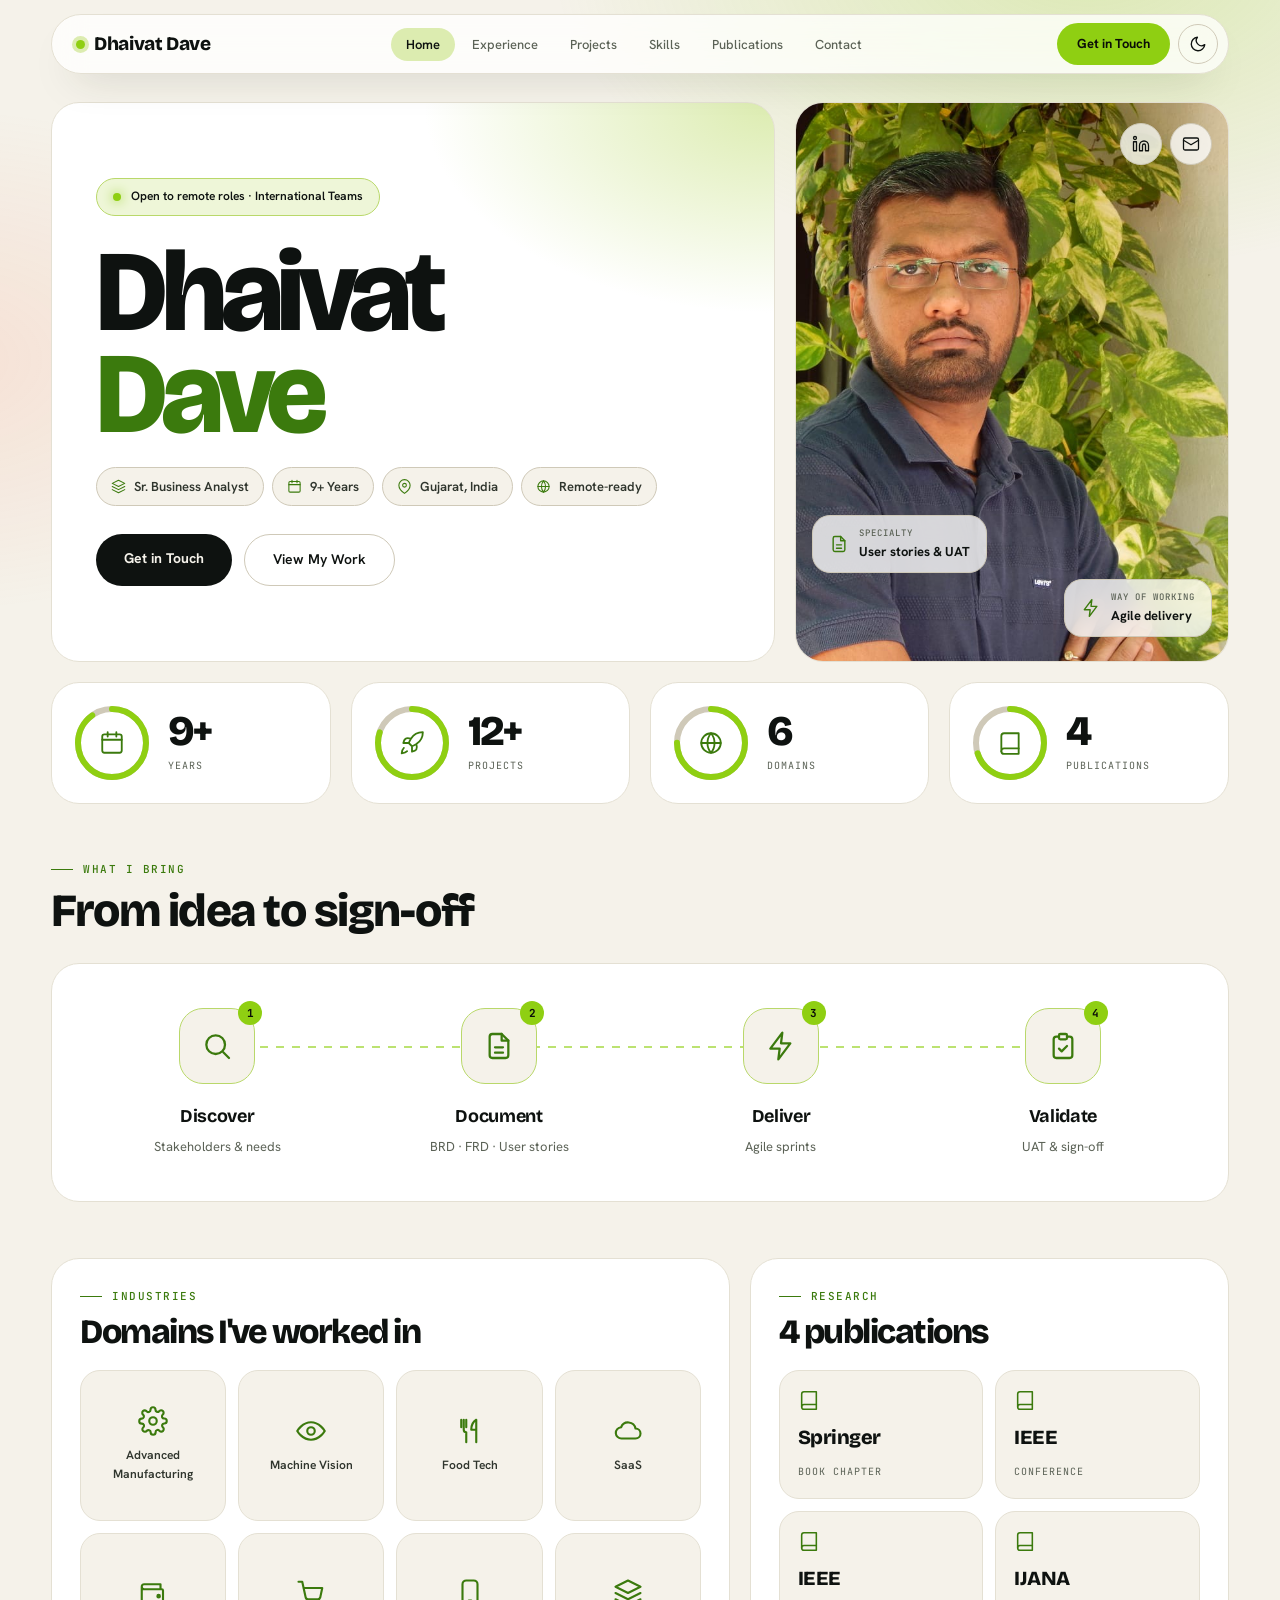
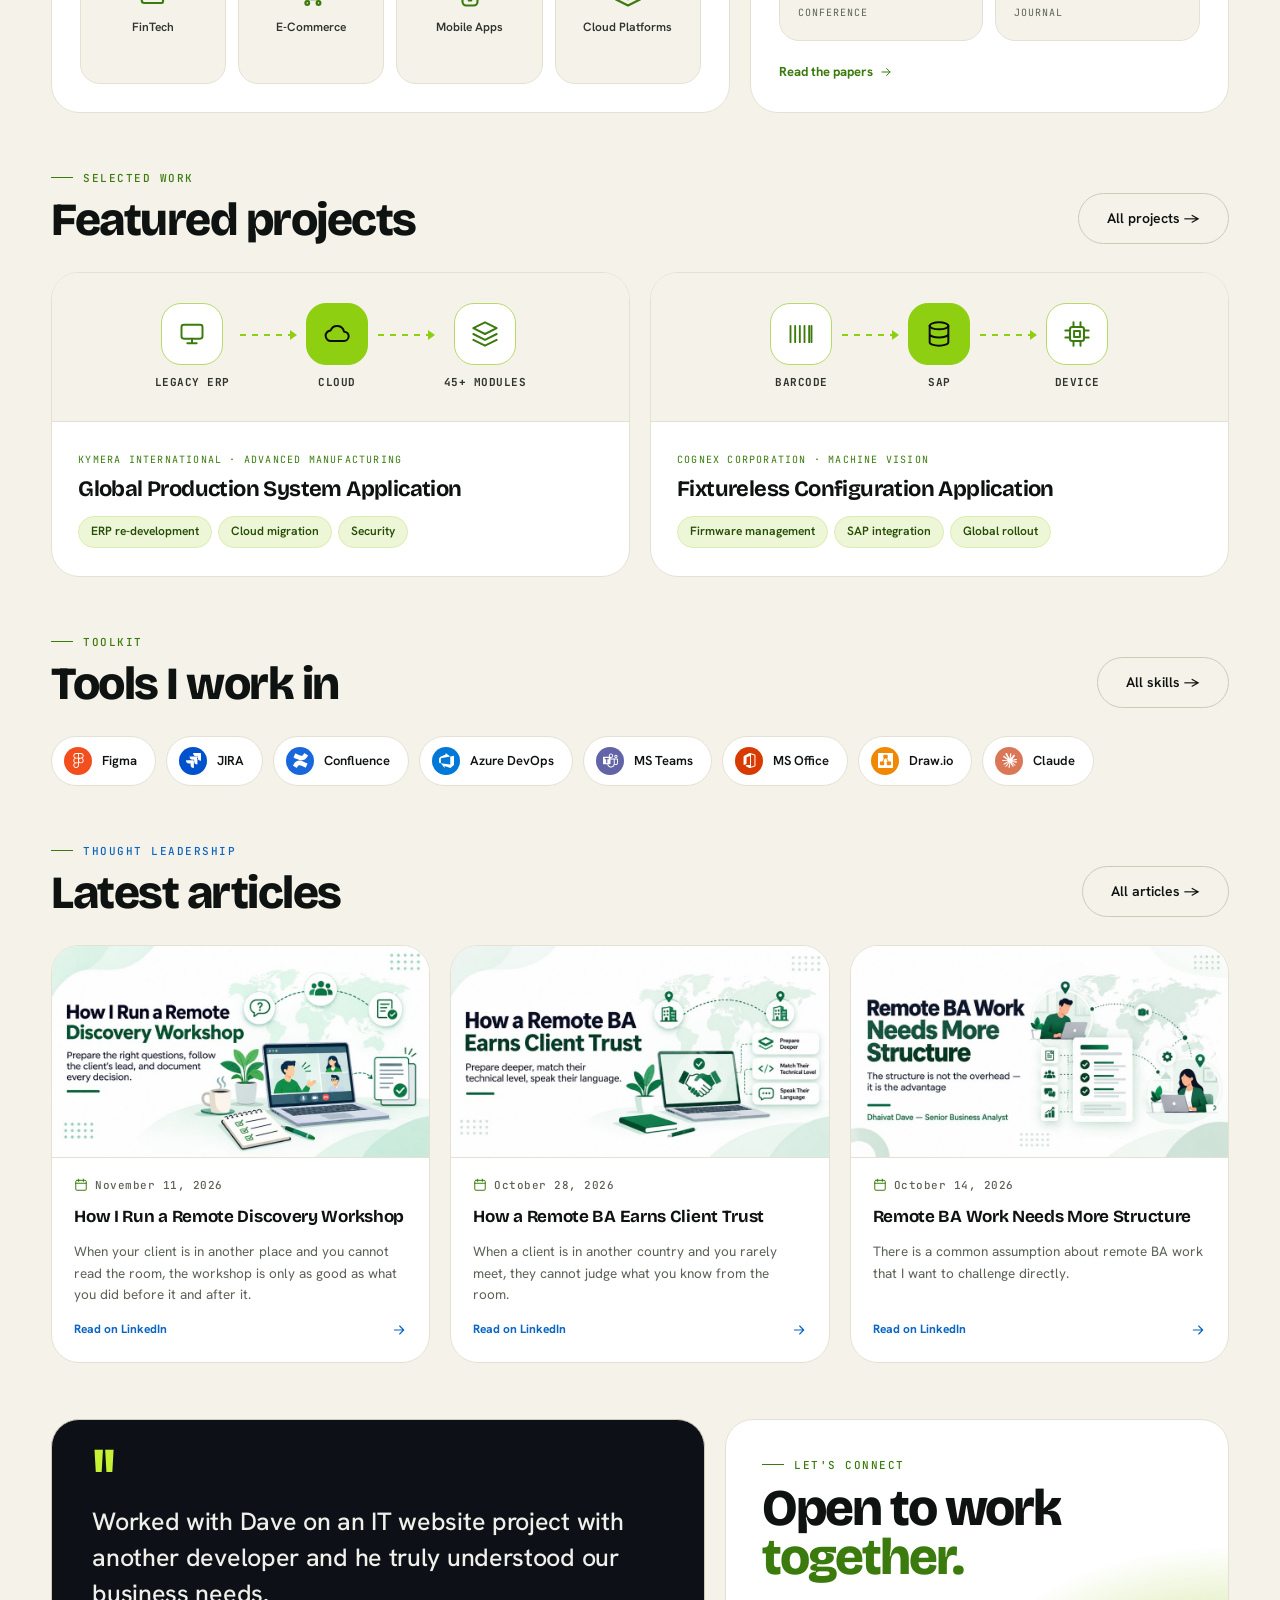
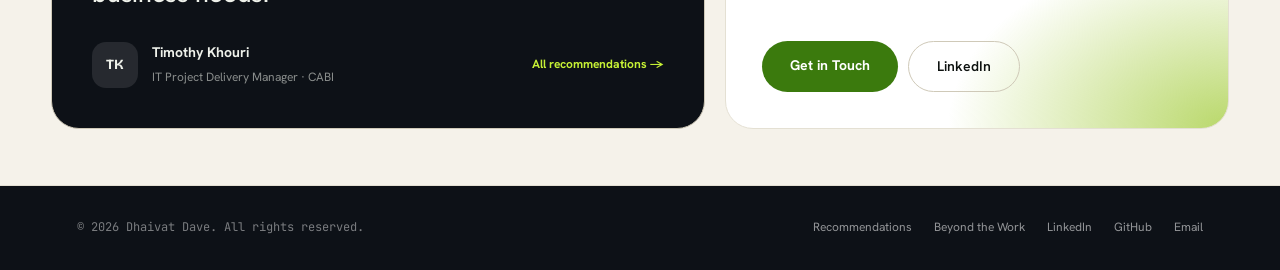
<file: index.html>
<!DOCTYPE html>
<html lang="en">
<head>
<meta charset="UTF-8">
<meta name="viewport" content="width=device-width, initial-scale=1.0">
<title>Dhaivat Dave — Senior Business Analyst</title>
<meta name="description" content="Dhaivat Dave — Senior Business Analyst with 9+ years across SaaS, ERP, e-commerce, manufacturing and machine vision. Open to remote roles with international teams.">
<!-- Google tag (gtag.js) -->
<script async src="https://www.googletagmanager.com/gtag/js?id=G-QF8JS03SJG"></script>
<script>window.dataLayer=window.dataLayer||[];function gtag(){dataLayer.push(arguments);}gtag('js',new Date());gtag('config','G-QF8JS03SJG');</script>
<link rel="preconnect" href="https://fonts.googleapis.com">
<link href="https://fonts.googleapis.com/css2?family=Bricolage+Grotesque:opsz,wght@12..96,500;12..96,700;12..96,800&family=Hanken+Grotesk:ital,wght@0,300;0,400;0,500;0,600;0,700;1,400&family=JetBrains+Mono:wght@400;500&display=swap" rel="stylesheet">
<meta name="theme-color" content="#090b0e">
<script>(function(){var d=document.documentElement;d.classList.add('js');var t=null;try{t=localStorage.getItem('dd-theme');}catch(e){}if(t!=='light'&&t!=='dark'){t=(window.matchMedia&&matchMedia('(prefers-color-scheme: light)').matches)?'light':'dark';}d.setAttribute('data-theme',t);})();</script>
<script src="theme.js" defer></script>
<script src="analytics.js" defer></script>
<link rel="stylesheet" href="style.css">
<style>
.wrap{padding:0 4%;}
.ic{width:1em;height:1em;stroke:currentColor;fill:none;stroke-width:1.7;stroke-linecap:round;stroke-linejoin:round;flex-shrink:0;}
.lbl{font-family:var(--mono);font-size:11px;font-weight:500;letter-spacing:1.5px;text-transform:uppercase;color:var(--g600);display:flex;align-items:center;gap:10px;margin-bottom:10px;}
.lbl::before{content:"";width:22px;height:1px;background:var(--g600);}
.h2{font-family:var(--display);font-size:clamp(28px,4vw,46px);font-weight:800;letter-spacing:-1.5px;line-height:1.02;color:var(--ink);}
.sec{padding:56px 0 0;}
.sec-head2{display:flex;align-items:flex-end;justify-content:space-between;gap:16px;margin-bottom:28px;flex-wrap:wrap;}
.tile{background:var(--card);border:1px solid var(--border);border-radius:28px;padding:28px;position:relative;overflow:hidden;transition:border-color .25s,transform .25s,box-shadow .25s;}
.tile:hover{border-color:var(--g400);box-shadow:var(--shadow);}

/* HERO */
.hero2{display:grid;grid-template-columns:1.25fr .75fr;gap:20px;padding-top:28px;}
.hero-main{padding:44px;display:flex;flex-direction:column;justify-content:center;min-height:560px;background:
  radial-gradient(500px 300px at 100% 0,var(--g100),transparent 70%),var(--card);}
.badge2{display:inline-flex;align-items:center;gap:10px;background:var(--g50);border:1px solid var(--g200);font-size:12px;font-weight:600;padding:8px 16px;border-radius:100px;width:fit-content;margin-bottom:26px;}
.badge2 i{width:8px;height:8px;border-radius:50%;background:var(--g400);box-shadow:0 0 12px var(--g400);animation:blink 2s infinite;}
@keyframes blink{50%{opacity:.35;}}
.name2{font-family:var(--display);font-size:clamp(58px,9vw,124px);font-weight:800;line-height:.88;letter-spacing:-.055em;margin-bottom:22px;}
.name2 em{font-style:normal;color:var(--g600);display:block;}
.role2{display:flex;flex-wrap:wrap;gap:8px;margin-bottom:28px;}
.pill{display:inline-flex;align-items:center;gap:8px;font-size:13px;font-weight:600;padding:8px 14px;border-radius:100px;background:var(--paper);border:1px solid var(--border2);color:var(--ink2);}
.pill .ic{color:var(--g600);font-size:15px;}
.hero-btns2{display:flex;gap:12px;flex-wrap:wrap;}
.hero-photo2{padding:0;min-height:560px;background:var(--card2);}
.hero-photo2 img{width:100%;height:100%;object-fit:cover;object-position:center center;position:absolute;inset:0;}
.float{position:absolute;display:flex;align-items:center;gap:10px;background:var(--nav-bg);backdrop-filter:blur(14px);-webkit-backdrop-filter:blur(14px);border:1px solid var(--border2);border-radius:18px;padding:10px 16px;font-size:13px;font-weight:700;box-shadow:var(--shadow);animation:bob 5s ease-in-out infinite;}
.float .ic{color:var(--g600);font-size:20px;}
.float small{display:block;font-family:var(--mono);font-size:9px;letter-spacing:1px;text-transform:uppercase;color:var(--ink3);font-weight:500;}
.f1{left:16px;bottom:88px;}.f2{right:16px;bottom:24px;animation-delay:-2.5s;}.f3{left:16px;top:20px;animation-delay:-1.2s;}
@keyframes bob{50%{transform:translateY(-6px);}}
.quick2{position:absolute;right:16px;top:20px;display:flex;gap:8px;}
.quick2 a{width:42px;height:42px;border-radius:50%;display:flex;align-items:center;justify-content:center;background:var(--nav-bg);backdrop-filter:blur(14px);-webkit-backdrop-filter:blur(14px);border:1px solid var(--border2);color:var(--ink);font-size:18px;transition:all .2s;}
.quick2 a:hover{background:var(--g400);color:#0b0e08;transform:translateY(-3px);}

/* STATS */
.stats2{display:grid;grid-template-columns:repeat(4,1fr);gap:20px;margin-top:20px;}
.stat2{display:flex;align-items:center;gap:18px;padding:22px;}
.ring{position:relative;width:76px;height:76px;flex-shrink:0;}
.ring>svg:first-child{width:100%;height:100%;transform:rotate(-90deg);}
.ring circle{fill:none;stroke-width:6;stroke-linecap:round;}
.ring .bg{stroke:var(--border2);}
.ring .fg{stroke:var(--g400);stroke-dasharray:213.6;stroke-dashoffset:213.6;transition:stroke-dashoffset 1.4s cubic-bezier(.2,.7,.2,1) .2s;}
.in .ring .fg,.no-js .ring .fg{stroke-dashoffset:calc(213.6 * (1 - var(--p)));}
.ring .ic{position:absolute;inset:0;margin:auto;width:26px;height:26px;color:var(--g600);}
.stat2 b{display:block;font-family:var(--display);font-size:42px;font-weight:800;letter-spacing:-2px;line-height:1;color:var(--ink);}
.stat2 span{font-family:var(--mono);font-size:10px;letter-spacing:1px;text-transform:uppercase;color:var(--ink3);}

/* LIFECYCLE */
.flow{display:grid;grid-template-columns:repeat(4,1fr);gap:0;position:relative;}
.flow::before{content:"";position:absolute;left:12%;right:12%;top:38px;height:2px;background:repeating-linear-gradient(90deg,var(--g400) 0 8px,transparent 8px 16px);opacity:.6;}
.step{text-align:center;padding:0 14px;position:relative;}
.step-ic{width:76px;height:76px;margin:0 auto 18px;border-radius:24px;background:var(--paper);border:1.5px solid var(--g200);display:flex;align-items:center;justify-content:center;font-size:32px;color:var(--g600);position:relative;transition:transform .3s,background .3s,color .3s;}
.step:hover .step-ic{background:var(--g400);color:#0b0e08;transform:translateY(-6px) rotate(-4deg);}
.step-n{position:absolute;top:-8px;right:-8px;width:24px;height:24px;border-radius:50%;background:var(--g400);color:#0b0e08;font:700 11px var(--mono);display:flex;align-items:center;justify-content:center;}
.step h3{font-size:18px;font-weight:700;letter-spacing:-.3px;margin-bottom:4px;}
.step p{font-size:13px;color:var(--ink3);}

/* BENTO ROW */
.bento{display:grid;grid-template-columns:repeat(12,1fr);gap:20px;}
.span7{grid-column:span 7;}.span5{grid-column:span 5;}.span6{grid-column:span 6;}.span12{grid-column:span 12;}
.span7{display:flex;flex-direction:column;}.dom-grid{flex:1;grid-auto-rows:1fr;display:grid;grid-template-columns:repeat(4,1fr);gap:12px;margin-top:20px;}
.dom{display:flex;flex-direction:column;align-items:center;justify-content:center;gap:10px;padding:18px 8px;border-radius:20px;background:var(--paper);border:1px solid var(--border);font-size:12px;font-weight:600;text-align:center;color:var(--ink2);transition:all .25s;}
.dom .ic{font-size:30px;color:var(--g600);transition:transform .3s;}
.dom:hover{border-color:var(--g400);background:var(--g50);transform:translateY(-3px);}
.dom:hover .ic{transform:scale(1.15);}
.pubs{display:grid;grid-template-columns:1fr 1fr;gap:12px;margin-top:20px;}
.pub{border-radius:20px;padding:18px;background:var(--paper);border:1px solid var(--border);display:flex;flex-direction:column;gap:10px;}
.pub .ic{font-size:22px;color:var(--g600);}
.pub b{font-family:var(--display);font-size:20px;font-weight:800;letter-spacing:-.5px;}
.pub span{font-family:var(--mono);font-size:10px;letter-spacing:1px;text-transform:uppercase;color:var(--ink3);}
.tile-foot{display:inline-flex;align-items:center;gap:6px;margin-top:20px;font-size:13px;font-weight:700;color:var(--g600);text-decoration:none;}
.tile-foot:hover{gap:10px;}
.tile-foot .ic{font-size:14px;}

/* PROJECTS */
.proj2{display:grid;grid-template-columns:1fr 1fr;gap:20px;}
.proj2 .tile{padding:0;display:flex;flex-direction:column;text-decoration:none;color:inherit;}
.diagram{padding:30px 22px;background:var(--paper);border-bottom:1px solid var(--border);display:flex;align-items:center;justify-content:center;gap:10px;flex-wrap:nowrap;}
.node{display:flex;flex-direction:column;align-items:center;gap:8px;font-size:11px;font-weight:700;text-align:center;font-family:var(--mono);letter-spacing:.5px;text-transform:uppercase;color:var(--ink2);}
.node i{width:62px;height:62px;border-radius:20px;background:var(--card);border:1.5px solid var(--g200);display:flex;align-items:center;justify-content:center;font-size:28px;color:var(--g600);font-style:normal;}
.node.hot i{background:var(--g400);color:#0b0e08;border-color:var(--g400);}
.arrow{flex:1;min-width:20px;max-width:56px;height:2px;background:repeating-linear-gradient(90deg,var(--g400) 0 6px,transparent 6px 12px);position:relative;margin-bottom:24px;animation:dash 1.2s linear infinite;background-size:12px 2px;}
.arrow::after{content:"";position:absolute;right:-1px;top:-4px;border-left:7px solid var(--g400);border-top:5px solid transparent;border-bottom:5px solid transparent;}
@keyframes dash{to{background-position:12px 0;}}
.proj-body2{padding:24px 26px 28px;}
.proj-body2 small{font-family:var(--mono);font-size:10px;letter-spacing:1.2px;text-transform:uppercase;color:var(--g600);}
.proj-body2 h3{font-size:22px;font-weight:700;letter-spacing:-.6px;margin:6px 0 14px;line-height:1.15;}
.tags2{display:flex;flex-wrap:wrap;gap:6px;}
.tags2 span{font-size:12px;font-weight:600;padding:5px 12px;border-radius:100px;background:var(--g50);border:1px solid var(--g100);color:var(--g800);display:inline-flex;align-items:center;gap:6px;}
.tags2 .ic{font-size:13px;}

/* TOOLKIT + LINKEDIN */
.tools2{display:flex;flex-wrap:wrap;gap:10px;}
.tool{display:inline-flex;align-items:center;gap:10px;padding:10px 18px 10px 12px;border-radius:100px;background:var(--card);border:1px solid var(--border);font-size:13px;font-weight:600;}
.tool i svg{width:15px;height:15px;}.pub,.tool,.dom{transition:border-color .25s,background .25s,transform .25s;}.pub:hover,.tool:hover,.dom:hover,.stat2:hover{border-color:var(--g400);}
.tool i{width:28px;height:28px;border-radius:50%;display:flex;align-items:center;justify-content:center;font:700 11px var(--mono);font-style:normal;color:#fff;}
.li-grid{display:grid;grid-template-columns:repeat(3,1fr);gap:20px;}
.li-card{padding:0;text-decoration:none;color:inherit;display:flex;flex-direction:column;}
.cover{height:150px;display:flex;align-items:center;justify-content:center;position:relative;overflow:hidden;color:#fff;font-size:56px;}
.cover::before{content:"";position:absolute;inset:0;background:radial-gradient(circle at 80% 20%,rgba(255,255,255,.25),transparent 55%);}
.cover .ic{position:relative;z-index:1;stroke-width:1.4;}
.cv1{background:linear-gradient(135deg,#0a66c2,#1d4ed8 60%,#312e81);}
.cv2{background:linear-gradient(135deg,#3b7a0d,#65a30d 60%,#14532d);}
.cv3{background:linear-gradient(135deg,#c2410c,#ea580c 55%,#7c2d12);}
.cover .tag{position:absolute;left:14px;top:14px;z-index:1;font:600 10px var(--mono);letter-spacing:1px;text-transform:uppercase;background:rgba(0,0,0,.35);padding:4px 10px;border-radius:100px;}
.li-body{padding:20px 22px 22px;display:flex;flex-direction:column;gap:14px;flex:1;justify-content:space-between;}
.li-body h3{font-size:17px;font-weight:700;letter-spacing:-.3px;line-height:1.25;}
.li-foot{display:flex;align-items:center;justify-content:space-between;font-size:12px;font-weight:700;color:var(--li);}
.li-foot .ic{font-size:16px;}
.li-img{width:100%;aspect-ratio:16/9;object-fit:cover;display:block;border-bottom:1px solid var(--border);background:#eef3ea;}.li-date{font:500 11px var(--mono);letter-spacing:.5px;color:var(--ink3);display:inline-flex;align-items:center;gap:7px;}.li-date .ic{color:var(--g600);font-size:14px;}.li-ex{display:-webkit-box;-webkit-line-clamp:3;-webkit-box-orient:vertical;overflow:hidden;font-size:13.5px;color:var(--ink3);line-height:1.6;flex:1;}.li-card:hover{transform:translateY(-4px);}
.li-head{display:flex;align-items:center;gap:12px;flex-wrap:wrap;}
.live{display:inline-flex;align-items:center;gap:8px;font-size:12px;font-weight:600;color:var(--li);background:var(--blue-bg);border:1px solid var(--blue-bd);padding:6px 14px;border-radius:100px;}
.live i{width:6px;height:6px;border-radius:50%;background:var(--li);animation:blink 2s infinite;}

/* TESTIMONIAL + CTA */
.testi2{display:grid;grid-template-columns:1.3fr 1fr;gap:20px;}
.quote{background:var(--dk);color:var(--on-dk);border-color:var(--border2);padding:40px;display:flex;flex-direction:column;justify-content:space-between;gap:28px;}
.quote .qm{font-family:var(--display);font-size:96px;line-height:.5;color:#c6f135;height:44px;}
.quote p{font-size:clamp(19px,2vw,25px);font-weight:500;line-height:1.45;letter-spacing:-.3px;}
.who{display:flex;align-items:center;gap:14px;}
.who i{width:46px;height:46px;border-radius:14px;background:rgba(255,255,255,.1);display:flex;align-items:center;justify-content:center;font:700 14px var(--display);font-style:normal;}
.who b{display:block;font-size:14px;}.who small{font-size:12px;opacity:.55;}
.who a{margin-left:auto;font-size:12px;font-weight:700;color:#c6f135;text-decoration:none;white-space:nowrap;}
.cta2{background:radial-gradient(400px 260px at 100% 100%,var(--g200),transparent 70%),var(--card);display:flex;flex-direction:column;justify-content:space-between;gap:24px;padding:36px;}
.cta2 h2{font-family:var(--display);font-size:clamp(32px,4vw,54px);font-weight:800;letter-spacing:-2px;line-height:.95;}
.cta2 h2 em{font-style:normal;color:var(--g600);}
.cta-row{display:flex;gap:10px;flex-wrap:wrap;}
.end{height:56px;}

@media(max-width:1000px){
  .hero2{grid-template-columns:1fr;}
  .hero-photo2{min-height:460px;order:-1;}
  .hero-main{min-height:auto;padding:32px;}
  .stats2{grid-template-columns:1fr 1fr;}
  .span7,.span5{grid-column:span 12;}
  .proj2,.testi2{grid-template-columns:1fr;}
  .li-grid{grid-template-columns:1fr 1fr;}
}
@media(max-width:700px){
  .wrap{padding:0 3%;}
  .tile{border-radius:22px;padding:20px;}
  .hero-main{padding:24px 20px;}
  .hero-photo2{min-height:380px;}
  .name2{font-size:clamp(52px,17vw,76px);}
  .stats2{gap:12px;}.stat2{flex-direction:column;align-items:flex-start;gap:12px;padding:18px;}
  .stat2 b{font-size:34px;}.ring{width:60px;height:60px;}.ring .ic{font-size:22px;}
  .flow{grid-template-columns:1fr 1fr;gap:28px 8px;}.flow::before{display:none;}
  .dom-grid{grid-template-columns:repeat(2,1fr);}
  .diagram{padding:22px 12px;gap:6px;}.node i{width:52px;height:52px;font-size:24px;border-radius:16px;}.node{font-size:9px;}
  .li-grid{grid-template-columns:1fr;}
  .cover{height:120px;}
  .quote{padding:26px 22px;}.cta2{padding:26px 22px;}
  .who{flex-wrap:wrap;}.who a{margin-left:0;}
  .hero-btns2 .btn-dark,.hero-btns2 .btn-outline{flex:1;text-align:center;}
  .sec{padding-top:40px;}
}
</style>
</head>
<body>
<svg width="0" height="0" style="position:absolute" aria-hidden="true"><defs>
<symbol id="i-search" viewBox="0 0 24 24"><circle cx="11" cy="11" r="7"/><path d="M21 21l-4.3-4.3"/></symbol>
<symbol id="i-doc" viewBox="0 0 24 24"><path d="M14 3H7a2 2 0 00-2 2v14a2 2 0 002 2h10a2 2 0 002-2V8z"/><path d="M14 3v5h5M9 13h6M9 17h6"/></symbol>
<symbol id="i-bolt" viewBox="0 0 24 24"><path d="M13 2L4 14h7l-1 8 9-12h-7z"/></symbol>
<symbol id="i-check" viewBox="0 0 24 24"><path d="M9 5H7a2 2 0 00-2 2v12a2 2 0 002 2h10a2 2 0 002-2V7a2 2 0 00-2-2h-2"/><rect x="9" y="3" width="6" height="4" rx="1"/><path d="M9 14l2 2 4-4"/></symbol>
<symbol id="i-users" viewBox="0 0 24 24"><circle cx="9" cy="8" r="3.5"/><path d="M2.5 20a6.5 6.5 0 0113 0M16 4.5a3.5 3.5 0 010 7M18 14.5a6 6 0 013.5 5.5"/></symbol>
<symbol id="i-gear" viewBox="0 0 24 24"><circle cx="12" cy="12" r="3"/><path d="M19.4 15a1.7 1.7 0 00.3 1.8l.1.1a2 2 0 11-2.8 2.8l-.1-.1a1.7 1.7 0 00-1.8-.3 1.7 1.7 0 00-1 1.5V21a2 2 0 11-4 0v-.1a1.7 1.7 0 00-1.1-1.5 1.7 1.7 0 00-1.8.3l-.1.1a2 2 0 11-2.8-2.8l.1-.1a1.7 1.7 0 00.3-1.8 1.7 1.7 0 00-1.5-1H3a2 2 0 110-4h.1a1.7 1.7 0 001.5-1.1 1.7 1.7 0 00-.3-1.8l-.1-.1a2 2 0 112.8-2.8l.1.1a1.7 1.7 0 001.8.3H9a1.7 1.7 0 001-1.5V3a2 2 0 114 0v.1a1.7 1.7 0 001 1.5 1.7 1.7 0 001.8-.3l.1-.1a2 2 0 112.8 2.8l-.1.1a1.7 1.7 0 00-.3 1.8V9a1.7 1.7 0 001.5 1H21a2 2 0 110 4h-.1a1.7 1.7 0 00-1.5 1z"/></symbol>
<symbol id="i-eye" viewBox="0 0 24 24"><path d="M1 12s4-7 11-7 11 7 11 7-4 7-11 7S1 12 1 12z"/><circle cx="12" cy="12" r="3"/></symbol>
<symbol id="i-food" viewBox="0 0 24 24"><path d="M7 3v8a2 2 0 002 2v8M5 3v6M9 3v6M17 21V3c-2.5 1.5-4 4.5-4 8h4"/></symbol>
<symbol id="i-cloud" viewBox="0 0 24 24"><path d="M18 18a4 4 0 000-8 6 6 0 00-11.5-1A4.5 4.5 0 007 18z"/></symbol>
<symbol id="i-wallet" viewBox="0 0 24 24"><path d="M3 7a2 2 0 012-2h13v4M3 7v11a2 2 0 002 2h14a1 1 0 001-1v-9a1 1 0 00-1-1H5a2 2 0 01-2-2z"/><circle cx="16.5" cy="14.5" r="1"/></symbol>
<symbol id="i-cart" viewBox="0 0 24 24"><circle cx="9" cy="20" r="1.5"/><circle cx="18" cy="20" r="1.5"/><path d="M2 3h3l2.7 12.4a2 2 0 002 1.6h7.7a2 2 0 002-1.5L21 8H6"/></symbol>
<symbol id="i-phone" viewBox="0 0 24 24"><rect x="6" y="2" width="12" height="20" rx="3"/><path d="M11 18h2"/></symbol>
<symbol id="i-layers" viewBox="0 0 24 24"><path d="M12 2l10 5-10 5L2 7z"/><path d="M2 12l10 5 10-5M2 17l10 5 10-5"/></symbol>
<symbol id="i-barcode" viewBox="0 0 24 24"><path d="M3 5v14M7 5v14M11 5v14M15 5v14M19 5v14M21 5v14" stroke-width="1.6"/></symbol>
<symbol id="i-db" viewBox="0 0 24 24"><ellipse cx="12" cy="5" rx="8" ry="3"/><path d="M4 5v14c0 1.7 3.6 3 8 3s8-1.3 8-3V5M4 12c0 1.7 3.6 3 8 3s8-1.3 8-3"/></symbol>
<symbol id="i-chip" viewBox="0 0 24 24"><rect x="6" y="6" width="12" height="12" rx="2"/><rect x="9.5" y="9.5" width="5" height="5"/><path d="M9 2v4M15 2v4M9 18v4M15 18v4M2 9h4M2 15h4M18 9h4M18 15h4"/></symbol>
<symbol id="i-old" viewBox="0 0 24 24"><rect x="3" y="4" width="18" height="12" rx="2"/><path d="M8 20h8M12 16v4"/></symbol>
<symbol id="i-book" viewBox="0 0 24 24"><path d="M4 19.5A2.5 2.5 0 016.5 17H20V3H6.5A2.5 2.5 0 004 5.5z"/><path d="M4 19.5A2.5 2.5 0 006.5 22H20v-5"/></symbol>
<symbol id="i-cal" viewBox="0 0 24 24"><rect x="3" y="4" width="18" height="17" rx="2"/><path d="M3 9h18M8 2v4M16 2v4"/></symbol>
<symbol id="i-globe" viewBox="0 0 24 24"><circle cx="12" cy="12" r="9"/><path d="M3 12h18M12 3a14 14 0 010 18M12 3a14 14 0 000 18"/></symbol>
<symbol id="i-arrow" viewBox="0 0 24 24"><path d="M5 12h14M13 6l6 6-6 6"/></symbol>
<symbol id="i-in" viewBox="0 0 24 24"><path d="M16 8a6 6 0 016 6v7h-4v-7a2 2 0 00-4 0v7h-4v-7a6 6 0 016-6zM2 9h4v12H2z"/><circle cx="4" cy="4" r="2"/></symbol>
<symbol id="i-mail" viewBox="0 0 24 24"><rect x="2" y="4" width="20" height="16" rx="2"/><path d="M22 7l-10 6L2 7"/></symbol>
<symbol id="i-rocket" viewBox="0 0 24 24"><path d="M4.5 16.5c-1.5 1.3-2 5-2 5s3.7-.5 5-2M12 15l-3-3a22 22 0 012-4 12.9 12.9 0 0111-6c0 2.7-.8 7.5-6 11a22 22 0 01-4 2zM9 12H4s.6-3 2-4c1.6-1 5 0 5 0M12 15v5s3-.6 4-2c1-1.6 0-5 0-5"/></symbol>
<symbol id="i-pen" viewBox="0 0 24 24"><path d="M12 20h9M16.5 3.5a2.1 2.1 0 013 3L7 19l-4 1 1-4z"/></symbol>
<symbol id="i-flag" viewBox="0 0 24 24"><path d="M4 22V4M4 4h13l-2 4 2 4H4"/></symbol>
<symbol id="i-pin" viewBox="0 0 24 24"><path d="M21 10c0 7-9 13-9 13S3 17 3 10a9 9 0 0118 0z"/><circle cx="12" cy="10" r="3"/></symbol>
</defs></svg>

<nav class="nav">
  <a href="index.html" class="nav-logo">Dhaivat Dave</a>
  <ul class="nav-links">
    <li><a href="index.html" class="active">Home</a></li>
    <li><a href="experience.html">Experience</a></li>
    <li><a href="projects.html">Projects</a></li>
    <li><a href="skills.html">Skills</a></li>
    <li><a href="publications.html">Publications</a></li>
    <li><a href="contact.html">Contact</a></li>
  </ul>
  <div class="nav-right">
    <a href="contact.html" class="nav-cta">Get in Touch</a>
    <button class="theme-toggle" type="button" aria-label="Switch theme"><svg class="i-sun" viewBox="0 0 24 24" fill="none" stroke="currentColor" stroke-width="1.8" stroke-linecap="round"><circle cx="12" cy="12" r="4"/><path d="M12 2v2M12 20v2M4.9 4.9l1.4 1.4M17.7 17.7l1.4 1.4M2 12h2M20 12h2M4.9 19.1l1.4-1.4M17.7 6.3l1.4-1.4"/></svg><svg class="i-moon" viewBox="0 0 24 24" fill="none" stroke="currentColor" stroke-width="1.8" stroke-linecap="round" stroke-linejoin="round"><path d="M21 12.8A9 9 0 1111.2 3a7 7 0 009.8 9.8z"/></svg></button>
    <div class="hamburger" role="button" tabindex="0" aria-label="Menu" onclick="document.getElementById('mobileMenu').classList.toggle('open')"><span></span><span></span><span></span></div>
  </div>
</nav>
<div class="mobile-menu" id="mobileMenu">
  <a href="index.html" class="active">Home</a><a href="experience.html">Experience</a><a href="projects.html">Projects</a><a href="skills.html">Skills</a><a href="publications.html">Publications</a><a href="contact.html">Contact</a>
</div>

<main class="wrap">
<!-- HERO -->
<section class="hero2">
  <div class="tile hero-main">
    <div class="badge2"><i></i>Open to remote roles · International Teams</div>
    <h1 class="name2">Dhaivat<em>Dave</em></h1>
    <div class="role2">
      <span class="pill"><svg class="ic"><use href="#i-layers"/></svg>Sr. Business Analyst</span>
      <span class="pill"><svg class="ic"><use href="#i-cal"/></svg>9+ Years</span>
      <span class="pill"><svg class="ic"><use href="#i-pin"/></svg>Gujarat, India</span>
      <span class="pill"><svg class="ic"><use href="#i-globe"/></svg>Remote-ready</span>
    </div>
    <div class="hero-btns2">
      <a href="contact.html" class="btn-dark">Get in Touch</a>
      <a href="experience.html" class="btn-outline">View My Work</a>
    </div>
  </div>
  <div class="tile hero-photo2">
    <img src="[data-uri]" alt="Dhaivat Dave">
    <div class="quick2">
      <a href="https://www.linkedin.com/in/davedhaivat" target="_blank" rel="noopener" aria-label="LinkedIn"><svg class="ic"><use href="#i-in"/></svg></a>
      <a href="mailto:davedhaivat@gmail.com" aria-label="Email"><svg class="ic"><use href="#i-mail"/></svg></a>
    </div>
    <div class="float f1"><svg class="ic"><use href="#i-doc"/></svg><div><small>Specialty</small>User stories &amp; UAT</div></div>
    <div class="float f2"><svg class="ic"><use href="#i-bolt"/></svg><div><small>Way of working</small>Agile delivery</div></div>
  </div>
</section>

<!-- STATS -->
<section class="stats2">
  <div class="tile stat2 reveal" style="--p:.9"><div class="ring"><svg viewBox="0 0 76 76"><circle class="bg" cx="38" cy="38" r="34"/><circle class="fg" cx="38" cy="38" r="34"/></svg><svg class="ic"><use href="#i-cal"/></svg></div><div><b>9+</b><span>Years</span></div></div>
  <div class="tile stat2 reveal" style="--p:.8"><div class="ring"><svg viewBox="0 0 76 76"><circle class="bg" cx="38" cy="38" r="34"/><circle class="fg" cx="38" cy="38" r="34"/></svg><svg class="ic"><use href="#i-rocket"/></svg></div><div><b>12+</b><span>Projects</span></div></div>
  <div class="tile stat2 reveal" style="--p:.75"><div class="ring"><svg viewBox="0 0 76 76"><circle class="bg" cx="38" cy="38" r="34"/><circle class="fg" cx="38" cy="38" r="34"/></svg><svg class="ic"><use href="#i-globe"/></svg></div><div><b>6</b><span>Domains</span></div></div>
  <div class="tile stat2 reveal" style="--p:.7"><div class="ring"><svg viewBox="0 0 76 76"><circle class="bg" cx="38" cy="38" r="34"/><circle class="fg" cx="38" cy="38" r="34"/></svg><svg class="ic"><use href="#i-book"/></svg></div><div><b>4</b><span>Publications</span></div></div>
</section>

<!-- HOW I WORK (lifecycle) -->
<section class="sec">
  <div class="sec-head2"><div><p class="lbl">What I bring</p><h2 class="h2">From idea to sign-off</h2></div></div>
  <div class="tile reveal" style="padding:44px 24px;">
    <div class="flow">
      <div class="step"><div class="step-ic"><svg class="ic"><use href="#i-search"/></svg><span class="step-n">1</span></div><h3>Discover</h3><p>Stakeholders &amp; needs</p></div>
      <div class="step"><div class="step-ic"><svg class="ic"><use href="#i-doc"/></svg><span class="step-n">2</span></div><h3>Document</h3><p>BRD · FRD · User stories</p></div>
      <div class="step"><div class="step-ic"><svg class="ic"><use href="#i-bolt"/></svg><span class="step-n">3</span></div><h3>Deliver</h3><p>Agile sprints</p></div>
      <div class="step"><div class="step-ic"><svg class="ic"><use href="#i-check"/></svg><span class="step-n">4</span></div><h3>Validate</h3><p>UAT &amp; sign-off</p></div>
    </div>
  </div>
</section>

<!-- DOMAINS + PUBLICATIONS -->
<section class="sec bento">
  <div class="tile span7 reveal">
    <p class="lbl">Industries</p><h2 class="h2" style="font-size:clamp(24px,3vw,34px)">Domains I've worked in</h2>
    <div class="dom-grid">
      <div class="dom"><svg class="ic"><use href="#i-gear"/></svg>Advanced Manufacturing</div>
      <div class="dom"><svg class="ic"><use href="#i-eye"/></svg>Machine Vision</div>
      <div class="dom"><svg class="ic"><use href="#i-food"/></svg>Food Tech</div>
      <div class="dom"><svg class="ic"><use href="#i-cloud"/></svg>SaaS</div>
      <div class="dom"><svg class="ic"><use href="#i-wallet"/></svg>FinTech</div>
      <div class="dom"><svg class="ic"><use href="#i-cart"/></svg>E-Commerce</div>
      <div class="dom"><svg class="ic"><use href="#i-phone"/></svg>Mobile Apps</div>
      <div class="dom"><svg class="ic"><use href="#i-layers"/></svg>Cloud Platforms</div>
    </div>
  </div>
  <div class="tile span5 reveal">
    <p class="lbl">Research</p><h2 class="h2" style="font-size:clamp(24px,3vw,34px)">4 publications</h2>
    <div class="pubs">
      <div class="pub"><svg class="ic"><use href="#i-book"/></svg><b>Springer</b><span>Book chapter</span></div>
      <div class="pub"><svg class="ic"><use href="#i-book"/></svg><b>IEEE</b><span>Conference</span></div>
      <div class="pub"><svg class="ic"><use href="#i-book"/></svg><b>IEEE</b><span>Conference</span></div>
      <div class="pub"><svg class="ic"><use href="#i-book"/></svg><b>IJANA</b><span>Journal</span></div>
    </div>
    <a href="publications.html" class="tile-foot">Read the papers <svg class="ic"><use href="#i-arrow"/></svg></a>
  </div>
</section>

<!-- PROJECTS -->
<section class="sec">
  <div class="sec-head2"><div><p class="lbl">Selected work</p><h2 class="h2">Featured projects</h2></div><a href="projects.html" class="btn-outline">All projects →</a></div>
  <div class="proj2">
    <a href="projects.html" class="tile reveal">
      <div class="diagram">
        <div class="node"><i><svg class="ic"><use href="#i-old"/></svg></i>Legacy ERP</div><div class="arrow"></div>
        <div class="node hot"><i><svg class="ic"><use href="#i-cloud"/></svg></i>Cloud</div><div class="arrow"></div>
        <div class="node"><i><svg class="ic"><use href="#i-layers"/></svg></i>45+ modules</div>
      </div>
      <div class="proj-body2"><small>Kymera International · Advanced Manufacturing</small><h3>Global Production System Application</h3>
        <div class="tags2"><span>ERP re-development</span><span>Cloud migration</span><span>Security</span></div></div>
    </a>
    <a href="projects.html" class="tile reveal">
      <div class="diagram">
        <div class="node"><i><svg class="ic"><use href="#i-barcode"/></svg></i>Barcode</div><div class="arrow"></div>
        <div class="node hot"><i><svg class="ic"><use href="#i-db"/></svg></i>SAP</div><div class="arrow"></div>
        <div class="node"><i><svg class="ic"><use href="#i-chip"/></svg></i>Device</div>
      </div>
      <div class="proj-body2"><small>Cognex Corporation · Machine Vision</small><h3>Fixtureless Configuration Application</h3>
        <div class="tags2"><span>Firmware management</span><span>SAP integration</span><span>Global rollout</span></div></div>
    </a>
  </div>
</section>

<!-- TOOLKIT -->
<section class="sec">
  <div class="sec-head2"><div><p class="lbl">Toolkit</p><h2 class="h2">Tools I work in</h2></div><a href="skills.html" class="btn-outline">All skills →</a></div>
  <div class="tools2 reveal">
    <span class="tool"><i style="background:#F24E1E"><svg viewBox="0 0 24 24" fill="#fff" aria-hidden="true"><path d="M15.852 8.981h-4.588V0h4.588c2.476 0 4.49 2.014 4.49 4.49s-2.014 4.491-4.49 4.491zM12.735 7.51h3.117c1.665 0 3.019-1.355 3.019-3.019s-1.355-3.019-3.019-3.019h-3.117V7.51zm0 1.471H8.148c-2.476 0-4.49-2.014-4.49-4.49S5.672 0 8.148 0h4.588v8.981zm-4.587-7.51c-1.665 0-3.019 1.355-3.019 3.019s1.354 3.02 3.019 3.02h3.117V1.471H8.148zm4.587 15.019H8.148c-2.476 0-4.49-2.014-4.49-4.49s2.014-4.49 4.49-4.49h4.588v8.98zM8.148 8.981c-1.665 0-3.019 1.355-3.019 3.019s1.355 3.019 3.019 3.019h3.117V8.981H8.148zM8.172 24c-2.489 0-4.515-2.014-4.515-4.49s2.014-4.49 4.49-4.49h4.588v4.441c0 2.503-2.047 4.539-4.563 4.539zm-.024-7.51a3.023 3.023 0 0 0-3.019 3.019c0 1.665 1.365 3.019 3.044 3.019 1.705 0 3.093-1.376 3.093-3.068v-2.97H8.148zm7.704 0h-.098c-2.476 0-4.49-2.014-4.49-4.49s2.014-4.49 4.49-4.49h.098c2.476 0 4.49 2.014 4.49 4.49s-2.014 4.49-4.49 4.49zm-.097-7.509c-1.665 0-3.019 1.355-3.019 3.019s1.355 3.019 3.019 3.019h.098c1.665 0 3.019-1.355 3.019-3.019s-1.355-3.019-3.019-3.019h-.098z"/></svg></i>Figma</span>
    <span class="tool"><i style="background:#0052CC"><svg viewBox="0 0 24 24" fill="#fff" aria-hidden="true"><path d="M11.571 11.513H0a5.218 5.218 0 0 0 5.232 5.215h2.13v2.057A5.215 5.215 0 0 0 12.575 24V12.518a1.005 1.005 0 0 0-1.005-1.005zm5.723-5.756H5.736a5.215 5.215 0 0 0 5.215 5.214h2.129v2.058a5.218 5.218 0 0 0 5.215 5.214V6.758a1.001 1.001 0 0 0-1.001-1.001zM23.013 0H11.455a5.215 5.215 0 0 0 5.215 5.215h2.129v2.057A5.215 5.215 0 0 0 24 12.483V1.005A1.001 1.001 0 0 0 23.013 0Z"/></svg></i>JIRA</span>
    <span class="tool"><i style="background:#1868DB"><svg viewBox="0 0 24 24" fill="#fff" aria-hidden="true"><path d="M.87 18.257c-.248.382-.53.875-.763 1.245a.764.764 0 0 0 .255 1.04l4.965 3.054a.764.764 0 0 0 1.058-.26c.199-.332.454-.763.733-1.221 1.967-3.247 3.945-2.853 7.508-1.146l4.957 2.337a.764.764 0 0 0 1.028-.382l2.364-5.346a.764.764 0 0 0-.382-1 599.851 599.851 0 0 1-4.965-2.361C10.911 10.97 5.224 11.185.87 18.257zM23.131 5.743c.249-.405.531-.875.764-1.25a.764.764 0 0 0-.256-1.034L18.675.404a.764.764 0 0 0-1.058.26c-.195.335-.451.763-.734 1.225-1.966 3.246-3.945 2.85-7.508 1.146L4.437.694a.764.764 0 0 0-1.027.382L1.046 6.422a.764.764 0 0 0 .382 1c1.039.49 3.105 1.467 4.965 2.361 6.698 3.246 12.392 3.029 16.738-4.04z"/></svg></i>Confluence</span>
    <span class="tool"><i style="background:#0078D7"><svg viewBox="0 0 24 24" fill="#fff" aria-hidden="true"><path d="M0 8.877L2.247 5.91l8.405-3.416V.022l7.37 5.393L2.966 8.338v8.225L0 15.707zm24-4.45v14.651l-5.753 4.9-9.303-3.057v3.056l-5.978-7.416 15.057 1.798V5.415z"/></svg></i>Azure DevOps</span>
    <span class="tool"><i style="background:#6264A7"><svg viewBox="0 0 24 24" fill="#fff" aria-hidden="true"><path d="M20.625 8.127q-.55 0-1.025-.205-.475-.205-.832-.563-.358-.357-.563-.832Q18 6.053 18 5.502q0-.54.205-1.02t.563-.837q.357-.358.832-.563.474-.205 1.025-.205.54 0 1.02.205t.837.563q.358.357.563.837.205.48.205 1.02 0 .55-.205 1.025-.205.475-.563.832-.357.358-.837.563-.48.205-1.02.205zm0-3.75q-.469 0-.797.328-.328.328-.328.797 0 .469.328.797.328.328.797.328.469 0 .797-.328.328-.328.328-.797 0-.469-.328-.797-.328-.328-.797-.328zM24 10.002v5.578q0 .774-.293 1.46-.293.685-.803 1.194-.51.51-1.195.803-.686.293-1.459.293-.445 0-.908-.105-.463-.106-.85-.329-.293.95-.855 1.729-.563.78-1.319 1.336-.756.557-1.67.861-.914.305-1.898.305-1.148 0-2.162-.398-1.014-.399-1.805-1.102-.79-.703-1.312-1.664t-.674-2.086h-5.8q-.411 0-.704-.293T0 16.881V6.873q0-.41.293-.703t.703-.293h8.59q-.34-.715-.34-1.5 0-.727.275-1.365.276-.639.75-1.114.475-.474 1.114-.75.638-.275 1.365-.275t1.365.275q.639.276 1.114.75.474.475.75 1.114.275.638.275 1.365t-.275 1.365q-.276.639-.75 1.113-.475.475-1.114.75-.638.276-1.365.276-.188 0-.375-.024-.188-.023-.375-.058v1.078h10.875q.469 0 .797.328.328.328.328.797zM12.75 2.373q-.41 0-.78.158-.368.158-.638.434-.27.275-.428.639-.158.363-.158.773 0 .41.158.78.159.368.428.638.27.27.639.428.369.158.779.158.41 0 .773-.158.364-.159.64-.428.274-.27.433-.639.158-.369.158-.779 0-.41-.158-.773-.159-.364-.434-.64-.275-.275-.639-.433-.363-.158-.773-.158zM6.937 9.814h2.25V7.94H2.814v1.875h2.25v6h1.875zm10.313 7.313v-6.75H12v6.504q0 .41-.293.703t-.703.293H8.309q.152.809.556 1.5.405.691.985 1.19.58.497 1.318.779.738.281 1.582.281.926 0 1.746-.352.82-.351 1.436-.966.615-.616.966-1.43.352-.815.352-1.752zm5.25-1.547v-5.203h-3.75v6.855q.305.305.691.452.387.146.809.146.469 0 .879-.176.41-.175.715-.48.304-.305.48-.715t.176-.879Z"/></svg></i>MS Teams</span>
    <span class="tool"><i style="background:#D83B01"><svg viewBox="0 0 24 24" fill="#fff" aria-hidden="true"><path d="M21.53 4.306v15.363q0 .807-.472 1.433-.472.627-1.253.85l-6.888 1.974q-.136.037-.29.055-.156.019-.293.019-.396 0-.72-.105-.321-.106-.656-.292l-4.505-2.544q-.248-.137-.391-.366-.143-.23-.143-.515 0-.434.304-.738.304-.305.739-.305h5.831V4.964l-4.38 1.563q-.533.187-.856.658-.322.472-.322 1.03v8.078q0 .496-.248.912-.25.416-.683.651l-2.072 1.13q-.286.148-.571.148-.497 0-.844-.347-.348-.347-.348-.844V6.563q0-.62.33-1.19.328-.571.874-.881L11.07.285q.248-.136.534-.21.285-.075.57-.075.211 0 .38.031.166.031.364.093l6.888 1.899q.384.11.7.329.317.217.547.52.23.305.353.67.125.367.125.764zm-1.588 15.363V4.306q0-.273-.16-.478-.163-.204-.423-.28l-3.388-.93q-.397-.111-.794-.23-.397-.117-.794-.216v19.68l4.976-1.427q.26-.074.422-.28.161-.204.161-.477z"/></svg></i>MS Office</span>
    <span class="tool"><i style="background:#F08705"><svg viewBox="0 0 24 24" fill="#fff" aria-hidden="true"><path d="M19.69 13.419h-2.527l-2.667-4.555a1.292 1.292 0 001.035-1.28V4.16c0-.725-.576-1.312-1.302-1.312H9.771c-.726 0-1.312.576-1.312 1.301v3.435c0 .619.426 1.152 1.034 1.28l-2.666 4.555H4.309c-.725 0-1.312.576-1.312 1.301v3.435c0 .725.576 1.312 1.302 1.312h4.458c.726 0 1.312-.576 1.312-1.302v-3.434c0-.726-.576-1.312-1.301-1.312h-.437l2.645-4.523h2.059l2.656 4.523h-.438c-.725 0-1.312.576-1.312 1.301v3.435c0 .725.576 1.312 1.302 1.312H19.7c.726 0 1.312-.576 1.312-1.302v-3.434c0-.726-.576-1.312-1.301-1.312zM24 22.976c0 .565-.459 1.024-1.013 1.024H1.024A1.022 1.022 0 010 22.987V1.024C0 .459.459 0 1.013 0h21.963C23.541 0 24 .459 24 1.013z"/></svg></i>Draw.io</span>
    <span class="tool"><i style="background:#D97757"><svg viewBox="0 0 24 24" fill="#fff" aria-hidden="true"><path d="m4.7144 15.9555 4.7174-2.6471.079-.2307-.079-.1275h-.2307l-.7893-.0486-2.6956-.0729-2.3375-.0971-2.2646-.1214-.5707-.1215-.5343-.7042.0546-.3522.4797-.3218.686.0608 1.5179.1032 2.2767.1578 1.6514.0972 2.4468.255h.3886l.0546-.1579-.1336-.0971-.1032-.0972L6.973 9.8356l-2.55-1.6879-1.3356-.9714-.7225-.4918-.3643-.4614-.1578-1.0078.6557-.7225.8803.0607.2246.0607.8925.686 1.9064 1.4754 2.4893 1.8336.3643.3035.1457-.1032.0182-.0728-.164-.2733-1.3539-2.4467-1.445-2.4893-.6435-1.032-.17-.6194c-.0607-.255-.1032-.4674-.1032-.7285L6.287.1335 6.6997 0l.9957.1336.419.3642.6192 1.4147 1.0018 2.2282 1.5543 3.0296.4553.8985.2429.8318.091.255h.1579v-.1457l.1275-1.706.2368-2.0947.2307-2.6957.0789-.7589.3764-.9107.7468-.4918.5828.2793.4797.686-.0668.4433-.2853 1.8517-.5586 2.9021-.3643 1.9429h.2125l.2429-.2429.9835-1.3053 1.6514-2.0643.7286-.8196.85-.9046.5464-.4311h1.0321l.759 1.1293-.34 1.1657-1.0625 1.3478-.8804 1.1414-1.2628 1.7-.7893 1.36.0729.1093.1882-.0183 2.8535-.607 1.5421-.2794 1.8396-.3157.8318.3886.091.3946-.3278.8075-1.967.4857-2.3072.4614-3.4364.8136-.0425.0304.0486.0607 1.5482.1457.6618.0364h1.621l3.0175.2247.7892.522.4736.6376-.079.4857-1.2142.6193-1.6393-.3886-3.825-.9107-1.3113-.3279h-.1822v.1093l1.0929 1.0686 2.0035 1.8092 2.5075 2.3314.1275.5768-.3218.4554-.34-.0486-2.2039-1.6575-.85-.7468-1.9246-1.621h-.1275v.17l.4432.6496 2.3436 3.5214.1214 1.0807-.17.3521-.6071.2125-.6679-.1214-1.3721-1.9246L14.38 17.959l-1.1414-1.9428-.1397.079-.674 7.2552-.3156.3703-.7286.2793-.6071-.4614-.3218-.7468.3218-1.4753.3886-1.9246.3157-1.53.2853-1.9004.17-.6314-.0121-.0425-.1397.0182-1.4328 1.9672-2.1796 2.9446-1.7243 1.8456-.4128.164-.7164-.3704.0667-.6618.4008-.5889 2.386-3.0357 1.4389-1.882.929-1.0868-.0062-.1579h-.0546l-6.3385 4.1164-1.1293.1457-.4857-.4554.0608-.7467.2307-.2429 1.9064-1.3114Z"/></svg></i>Claude</span>
  </div>
</section>

<!-- LINKEDIN -->
<section class="sec">
  <div class="sec-head2"><div><p class="lbl" style="color:var(--li)">Thought leadership</p><h2 class="h2">Latest articles</h2></div>
    <div class="li-head"><a href="https://www.linkedin.com/in/davedhaivat/recent-activity/articles/" target="_blank" rel="noopener" class="btn-outline">All articles →</a></div></div>
  <div class="li-grid"><a class="tile li-card reveal" href="https://www.linkedin.com/pulse/how-i-run-remote-discovery-workshop-dhaivat-dave-rphif/" target="_blank" rel="noopener"><img class="li-img" src="img/article-discovery-workshop.jpg" alt="How I Run a Remote Discovery Workshop" loading="lazy"><div class="li-body"><span class="li-date"><svg class="ic"><use href="#i-cal"/></svg>November 11, 2026</span><h3>How I Run a Remote Discovery Workshop</h3><p class="li-ex">When your client is in another place and you cannot read the room, the workshop is only as good as what you did before it and after it.</p><div class="li-foot">Read on LinkedIn <svg class="ic"><use href="#i-arrow"/></svg></div></div></a><a class="tile li-card reveal" href="https://www.linkedin.com/pulse/how-remote-ba-earns-client-trust-dhaivat-dave-oh4ce/" target="_blank" rel="noopener"><img class="li-img" src="img/article-client-trust.jpg" alt="How a Remote BA Earns Client Trust" loading="lazy"><div class="li-body"><span class="li-date"><svg class="ic"><use href="#i-cal"/></svg>October 28, 2026</span><h3>How a Remote BA Earns Client Trust</h3><p class="li-ex">When a client is in another country and you rarely meet, they cannot judge what you know from the room.</p><div class="li-foot">Read on LinkedIn <svg class="ic"><use href="#i-arrow"/></svg></div></div></a><a class="tile li-card reveal" href="https://www.linkedin.com/pulse/remote-ba-work-needs-more-structure-dhaivat-dave-mn1qe/" target="_blank" rel="noopener"><img class="li-img" src="img/article-structure.jpg" alt="Remote BA Work Needs More Structure" loading="lazy"><div class="li-body"><span class="li-date"><svg class="ic"><use href="#i-cal"/></svg>October 14, 2026</span><h3>Remote BA Work Needs More Structure</h3><p class="li-ex">There is a common assumption about remote BA work that I want to challenge directly.</p><div class="li-foot">Read on LinkedIn <svg class="ic"><use href="#i-arrow"/></svg></div></div></a></div>
  </section>

<!-- TESTIMONIAL + CTA -->
<section class="sec">
  <div class="testi2">
    <div class="tile quote reveal"><div><div class="qm">"</div><p>Worked with Dave on an IT website project with another developer and he truly understood our business needs.</p></div>
      <div class="who"><i>TK</i><div><b>Timothy Khouri</b><small>IT Project Delivery Manager · CABI</small></div><a href="recommendations.html">All recommendations →</a></div></div>
    <div class="tile cta2 reveal"><div><p class="lbl">Let's connect</p><h2>Open to work <em>together.</em></h2></div>
      <div class="cta-row"><a href="contact.html" class="btn-green">Get in Touch</a><a href="https://www.linkedin.com/in/davedhaivat" target="_blank" rel="noopener" class="btn-outline">LinkedIn</a></div></div>
  </div>
</section>
<div class="end"></div>
</main>

<footer class="footer">
  <p>© 2026 Dhaivat Dave. All rights reserved.</p>
  <div class="footer-links"><a href="recommendations.html">Recommendations</a><a href="beyond.html">Beyond the Work</a><a href="https://www.linkedin.com/in/davedhaivat" target="_blank" rel="noopener">LinkedIn</a><a href="https://github.com/davedhaivat" target="_blank" rel="noopener">GitHub</a><a href="mailto:davedhaivat@gmail.com">Email</a></div>
</footer>
</body>
</html>
</file>
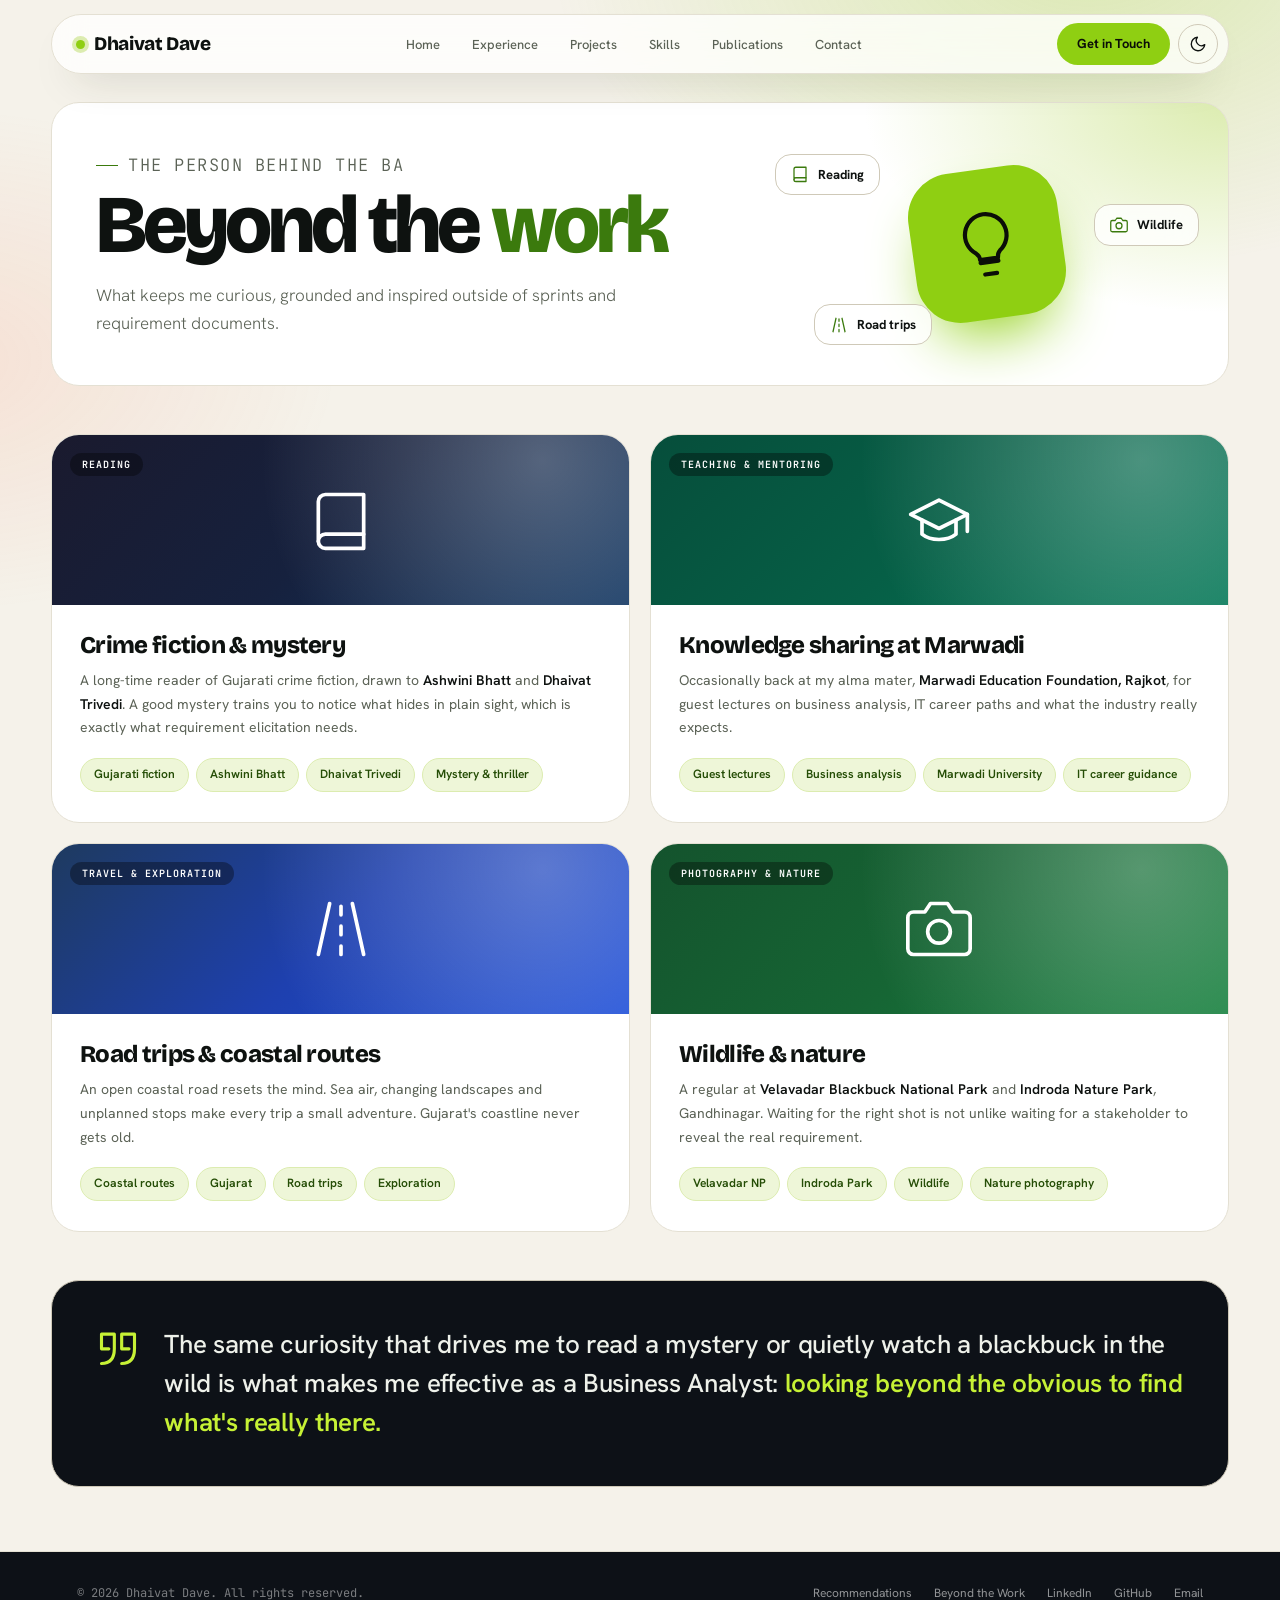
<file: beyond.html>
<!DOCTYPE html>
<html lang="en"><head><meta charset="UTF-8"><meta name="viewport" content="width=device-width, initial-scale=1.0">
<title>Beyond the Work — Dhaivat Dave</title><meta name="description" content="Reading, mentoring, coastal road trips and wildlife photography.">
<!-- Google tag (gtag.js) -->
<script async src="https://www.googletagmanager.com/gtag/js?id=G-QF8JS03SJG"></script>
<script>window.dataLayer=window.dataLayer||[];function gtag(){dataLayer.push(arguments);}gtag('js',new Date());gtag('config','G-QF8JS03SJG');</script>
<link rel="preconnect" href="https://fonts.googleapis.com">
<link href="https://fonts.googleapis.com/css2?family=Bricolage+Grotesque:opsz,wght@12..96,500;12..96,700;12..96,800&family=Hanken+Grotesk:ital,wght@0,300;0,400;0,500;0,600;0,700;1,400&family=JetBrains+Mono:wght@400;500&display=swap" rel="stylesheet">
<meta name="theme-color" content="#090b0e">
<script>(function(){var d=document.documentElement;d.classList.add('js');var t=null;try{t=localStorage.getItem('dd-theme');}catch(e){}if(t!=='light'&&t!=='dark'){t=(window.matchMedia&&matchMedia('(prefers-color-scheme: light)').matches)?'light':'dark';}d.setAttribute('data-theme',t);})();</script>
<script src="theme.js" defer></script>
<script src="analytics.js" defer></script>
<link rel="stylesheet" href="style.css"><link rel="stylesheet" href="ui.css">
<style>
.bcs{display:grid;grid-template-columns:1fr 1fr;gap:20px;}
.bc{padding:0;}
.bc-cover{height:170px;display:flex;align-items:center;justify-content:center;color:#fff;font-size:68px;position:relative;overflow:hidden;}
.bc-cover::before{content:"";position:absolute;inset:0;background:radial-gradient(circle at 85% 15%,rgba(255,255,255,.28),transparent 55%);}
.bc-cover .ic{position:relative;stroke-width:1.3;}
.bc-cover span{position:absolute;left:18px;top:18px;font:600 10px var(--mono);letter-spacing:1px;text-transform:uppercase;background:rgba(0,0,0,.35);padding:5px 12px;border-radius:100px;}
.bc-body{padding:26px 28px 30px;}
.bc-body h3{font:800 24px var(--display);letter-spacing:-.7px;margin-bottom:10px;}
.bc-body p{font-size:14px;color:var(--ink3);line-height:1.7;margin-bottom:18px;}.bc-body b{color:var(--ink);font-weight:600;}
.bq{background:var(--dk);color:var(--on-dk);border-color:var(--border2);padding:44px;display:flex;gap:24px;align-items:flex-start;}
.bq .ic{font-size:44px;color:#c6f135;}
.bq p{font-size:clamp(19px,2.2vw,26px);font-weight:500;line-height:1.5;letter-spacing:-.3px;}.bq b{color:#c6f135;font-weight:600;}
@media(max-width:800px){.bcs{grid-template-columns:1fr;}.bq{padding:26px 22px;flex-direction:column;gap:14px;}}
</style></head><body><svg width="0" height="0" style="position:absolute" aria-hidden="true"><defs>
<symbol id="i-search" viewBox="0 0 24 24"><circle cx="11" cy="11" r="7"/><path d="M21 21l-4.3-4.3"/></symbol>
<symbol id="i-doc" viewBox="0 0 24 24"><path d="M14 3H7a2 2 0 00-2 2v14a2 2 0 002 2h10a2 2 0 002-2V8z"/><path d="M14 3v5h5M9 13h6M9 17h6"/></symbol>
<symbol id="i-bolt" viewBox="0 0 24 24"><path d="M13 2L4 14h7l-1 8 9-12h-7z"/></symbol>
<symbol id="i-check" viewBox="0 0 24 24"><path d="M9 5H7a2 2 0 00-2 2v12a2 2 0 002 2h10a2 2 0 002-2V7a2 2 0 00-2-2h-2"/><rect x="9" y="3" width="6" height="4" rx="1"/><path d="M9 14l2 2 4-4"/></symbol>
<symbol id="i-users" viewBox="0 0 24 24"><circle cx="9" cy="8" r="3.5"/><path d="M2.5 20a6.5 6.5 0 0113 0M16 4.5a3.5 3.5 0 010 7M18 14.5a6 6 0 013.5 5.5"/></symbol>
<symbol id="i-gear" viewBox="0 0 24 24"><circle cx="12" cy="12" r="3"/><path d="M19.4 15a1.7 1.7 0 00.3 1.8l.1.1a2 2 0 11-2.8 2.8l-.1-.1a1.7 1.7 0 00-1.8-.3 1.7 1.7 0 00-1 1.5V21a2 2 0 11-4 0v-.1a1.7 1.7 0 00-1.1-1.5 1.7 1.7 0 00-1.8.3l-.1.1a2 2 0 11-2.8-2.8l.1-.1a1.7 1.7 0 00.3-1.8 1.7 1.7 0 00-1.5-1H3a2 2 0 110-4h.1a1.7 1.7 0 001.5-1.1 1.7 1.7 0 00-.3-1.8l-.1-.1a2 2 0 112.8-2.8l.1.1a1.7 1.7 0 001.8.3H9a1.7 1.7 0 001-1.5V3a2 2 0 114 0v.1a1.7 1.7 0 001 1.5 1.7 1.7 0 001.8-.3l.1-.1a2 2 0 112.8 2.8l-.1.1a1.7 1.7 0 00-.3 1.8V9a1.7 1.7 0 001.5 1H21a2 2 0 110 4h-.1a1.7 1.7 0 00-1.5 1z"/></symbol>
<symbol id="i-eye" viewBox="0 0 24 24"><path d="M1 12s4-7 11-7 11 7 11 7-4 7-11 7S1 12 1 12z"/><circle cx="12" cy="12" r="3"/></symbol>
<symbol id="i-food" viewBox="0 0 24 24"><path d="M7 3v8a2 2 0 002 2v8M5 3v6M9 3v6M17 21V3c-2.5 1.5-4 4.5-4 8h4"/></symbol>
<symbol id="i-cloud" viewBox="0 0 24 24"><path d="M18 18a4 4 0 000-8 6 6 0 00-11.5-1A4.5 4.5 0 007 18z"/></symbol>
<symbol id="i-wallet" viewBox="0 0 24 24"><path d="M3 7a2 2 0 012-2h13v4M3 7v11a2 2 0 002 2h14a1 1 0 001-1v-9a1 1 0 00-1-1H5a2 2 0 01-2-2z"/><circle cx="16.5" cy="14.5" r="1"/></symbol>
<symbol id="i-cart" viewBox="0 0 24 24"><circle cx="9" cy="20" r="1.5"/><circle cx="18" cy="20" r="1.5"/><path d="M2 3h3l2.7 12.4a2 2 0 002 1.6h7.7a2 2 0 002-1.5L21 8H6"/></symbol>
<symbol id="i-phone" viewBox="0 0 24 24"><rect x="6" y="2" width="12" height="20" rx="3"/><path d="M11 18h2"/></symbol>
<symbol id="i-layers" viewBox="0 0 24 24"><path d="M12 2l10 5-10 5L2 7z"/><path d="M2 12l10 5 10-5M2 17l10 5 10-5"/></symbol>
<symbol id="i-barcode" viewBox="0 0 24 24"><path d="M3 5v14M7 5v14M11 5v14M15 5v14M19 5v14M21 5v14" stroke-width="1.6"/></symbol>
<symbol id="i-db" viewBox="0 0 24 24"><ellipse cx="12" cy="5" rx="8" ry="3"/><path d="M4 5v14c0 1.7 3.6 3 8 3s8-1.3 8-3V5M4 12c0 1.7 3.6 3 8 3s8-1.3 8-3"/></symbol>
<symbol id="i-chip" viewBox="0 0 24 24"><rect x="6" y="6" width="12" height="12" rx="2"/><rect x="9.5" y="9.5" width="5" height="5"/><path d="M9 2v4M15 2v4M9 18v4M15 18v4M2 9h4M2 15h4M18 9h4M18 15h4"/></symbol>
<symbol id="i-old" viewBox="0 0 24 24"><rect x="3" y="4" width="18" height="12" rx="2"/><path d="M8 20h8M12 16v4"/></symbol>
<symbol id="i-book" viewBox="0 0 24 24"><path d="M4 19.5A2.5 2.5 0 016.5 17H20V3H6.5A2.5 2.5 0 004 5.5z"/><path d="M4 19.5A2.5 2.5 0 006.5 22H20v-5"/></symbol>
<symbol id="i-cal" viewBox="0 0 24 24"><rect x="3" y="4" width="18" height="17" rx="2"/><path d="M3 9h18M8 2v4M16 2v4"/></symbol>
<symbol id="i-globe" viewBox="0 0 24 24"><circle cx="12" cy="12" r="9"/><path d="M3 12h18M12 3a14 14 0 010 18M12 3a14 14 0 000 18"/></symbol>
<symbol id="i-arrow" viewBox="0 0 24 24"><path d="M5 12h14M13 6l6 6-6 6"/></symbol>
<symbol id="i-in" viewBox="0 0 24 24"><path d="M16 8a6 6 0 016 6v7h-4v-7a2 2 0 00-4 0v7h-4v-7a6 6 0 016-6zM2 9h4v12H2z"/><circle cx="4" cy="4" r="2"/></symbol>
<symbol id="i-mail" viewBox="0 0 24 24"><rect x="2" y="4" width="20" height="16" rx="2"/><path d="M22 7l-10 6L2 7"/></symbol>
<symbol id="i-rocket" viewBox="0 0 24 24"><path d="M4.5 16.5c-1.5 1.3-2 5-2 5s3.7-.5 5-2M12 15l-3-3a22 22 0 012-4 12.9 12.9 0 0111-6c0 2.7-.8 7.5-6 11a22 22 0 01-4 2zM9 12H4s.6-3 2-4c1.6-1 5 0 5 0M12 15v5s3-.6 4-2c1-1.6 0-5 0-5"/></symbol>
<symbol id="i-pen" viewBox="0 0 24 24"><path d="M12 20h9M16.5 3.5a2.1 2.1 0 013 3L7 19l-4 1 1-4z"/></symbol>
<symbol id="i-flag" viewBox="0 0 24 24"><path d="M4 22V4M4 4h13l-2 4 2 4H4"/></symbol>
<symbol id="i-pin" viewBox="0 0 24 24"><path d="M21 10c0 7-9 13-9 13S3 17 3 10a9 9 0 0118 0z"/><circle cx="12" cy="10" r="3"/></symbol>

<symbol id="i-brief" viewBox="0 0 24 24"><rect x="2" y="7" width="20" height="14" rx="2"/><path d="M16 7V5a2 2 0 00-2-2h-4a2 2 0 00-2 2v2M2 13h20"/></symbol>
<symbol id="i-quote" viewBox="0 0 24 24"><path d="M3 21c3 0 7-1 7-8V5H3v8h4M14 21c3 0 7-1 7-8V5h-7v8h4"/></symbol>
<symbol id="i-send" viewBox="0 0 24 24"><path d="M22 2L11 13M22 2l-7 20-4-9-9-4z"/></symbol>
<symbol id="i-clock" viewBox="0 0 24 24"><circle cx="12" cy="12" r="9"/><path d="M12 7v5l3 2"/></symbol>
<symbol id="i-ext" viewBox="0 0 24 24"><path d="M18 13v6a2 2 0 01-2 2H5a2 2 0 01-2-2V8a2 2 0 012-2h6M15 3h6v6M10 14L21 3"/></symbol>
<symbol id="i-cap" viewBox="0 0 24 24"><path d="M22 10L12 5 2 10l10 5z"/><path d="M6 12v5c3 2.5 9 2.5 12 0v-5M22 10v6"/></symbol>
<symbol id="i-camera" viewBox="0 0 24 24"><path d="M23 19a2 2 0 01-2 2H3a2 2 0 01-2-2V8a2 2 0 012-2h4l2-3h6l2 3h4a2 2 0 012 2z"/><circle cx="12" cy="13" r="4"/></symbol>
<symbol id="i-road" viewBox="0 0 24 24"><path d="M8 3L4 21M16 3l4 18M12 4v3M12 11v3M12 18v3"/></symbol>
<symbol id="i-bug" viewBox="0 0 24 24"><rect x="8" y="6" width="8" height="14" rx="4"/><path d="M8 10H4M8 15H4M16 10h4M16 15h4M9 3l2 3M15 3l-2 3M5 5l3 3M19 5l-3 3"/></symbol>
<symbol id="i-flow" viewBox="0 0 24 24"><rect x="3" y="3" width="6" height="6" rx="1"/><rect x="15" y="15" width="6" height="6" rx="1"/><path d="M6 9v3a3 3 0 003 3h6M18 9v6M12 6h6a0 0 0 010 0"/></symbol>
<symbol id="i-shield" viewBox="0 0 24 24"><path d="M12 22s8-4 8-10V5l-8-3-8 3v7c0 6 8 10 8 10z"/><path d="M9 12l2 2 4-4"/></symbol>
<symbol id="i-chart" viewBox="0 0 24 24"><path d="M3 3v18h18M7 15l4-4 3 3 5-6"/></symbol>
<symbol id="i-chat" viewBox="0 0 24 24"><path d="M21 15a2 2 0 01-2 2H7l-4 4V5a2 2 0 012-2h14a2 2 0 012 2z"/></symbol>
<symbol id="i-target" viewBox="0 0 24 24"><circle cx="12" cy="12" r="9"/><circle cx="12" cy="12" r="5"/><circle cx="12" cy="12" r="1"/></symbol>
<symbol id="i-star" viewBox="0 0 24 24"><path d="M12 2l3.1 6.3 6.9 1-5 4.9 1.2 6.8-6.2-3.3-6.2 3.3L8 14.2 3 9.3l6.9-1z"/></symbol>
<symbol id="i-pie" viewBox="0 0 24 24"><path d="M21 12A9 9 0 1112 3v9z"/><path d="M15 3.5A9 9 0 0120.5 9H15z"/></symbol>
<symbol id="i-repeat" viewBox="0 0 24 24"><path d="M17 1l4 4-4 4M3 11V9a4 4 0 014-4h14M7 23l-4-4 4-4M21 13v2a4 4 0 01-4 4H3"/></symbol>
<symbol id="i-grid" viewBox="0 0 24 24"><rect x="3" y="3" width="7" height="7" rx="1"/><rect x="14" y="3" width="7" height="7" rx="1"/><rect x="3" y="14" width="7" height="7" rx="1"/><rect x="14" y="14" width="7" height="7" rx="1"/></symbol>
<symbol id="i-idea" viewBox="0 0 24 24"><path d="M9 18h6M10 22h4M12 2a7 7 0 00-4 12.7c.6.5 1 1.3 1 2.3h6c0-1 .4-1.8 1-2.3A7 7 0 0012 2z"/></symbol>
<symbol id="i-paw" viewBox="0 0 24 24"><circle cx="5" cy="11" r="2"/><circle cx="9" cy="6" r="2"/><circle cx="15" cy="6" r="2"/><circle cx="19" cy="11" r="2"/><path d="M12 12c-3 0-6 3-6 6 0 2 2 3 4 2l2-.7 2 .7c2 1 4 0 4-2 0-3-3-6-6-6z"/></symbol>
</defs></svg><nav class="nav"><a href="index.html" class="nav-logo">Dhaivat Dave</a><ul class="nav-links"><li><a href="index.html">Home</a></li><li><a href="experience.html">Experience</a></li><li><a href="projects.html">Projects</a></li><li><a href="skills.html">Skills</a></li><li><a href="publications.html">Publications</a></li><li><a href="contact.html">Contact</a></li></ul><div class="nav-right"><a href="contact.html" class="nav-cta">Get in Touch</a><button class="theme-toggle" type="button" aria-label="Switch theme"><svg class="i-sun" viewBox="0 0 24 24" fill="none" stroke="currentColor" stroke-width="1.8" stroke-linecap="round"><circle cx="12" cy="12" r="4"/><path d="M12 2v2M12 20v2M4.9 4.9l1.4 1.4M17.7 17.7l1.4 1.4M2 12h2M20 12h2M4.9 19.1l1.4-1.4M17.7 6.3l1.4-1.4"/></svg><svg class="i-moon" viewBox="0 0 24 24" fill="none" stroke="currentColor" stroke-width="1.8" stroke-linecap="round" stroke-linejoin="round"><path d="M21 12.8A9 9 0 1111.2 3a7 7 0 009.8 9.8z"/></svg></button><div class="hamburger" role="button" tabindex="0" aria-label="Menu" onclick="document.getElementById('mobileMenu').classList.toggle('open')"><span></span><span></span><span></span></div></div></nav><div class="mobile-menu" id="mobileMenu"><a href="index.html">Home</a><a href="experience.html">Experience</a><a href="projects.html">Projects</a><a href="skills.html">Skills</a><a href="publications.html">Publications</a><a href="contact.html">Contact</a></div><main class="wrap"><section class="tile ph flat"><div class="ph-l"><p class="lbl">The person behind the BA</p><h1>Beyond the <em>work</em></h1><p>What keeps me curious, grounded and inspired outside of sprints and requirement documents.</p></div><div class="ph-r"><div class="ph-orb"><svg class="ic" ><use href="#i-idea"/></svg></div><div class="ph-float pf1"><svg class="ic" ><use href="#i-book"/></svg>Reading</div><div class="ph-float pf2"><svg class="ic" ><use href="#i-camera"/></svg>Wildlife</div><div class="ph-float pf3"><svg class="ic" ><use href="#i-road"/></svg>Road trips</div></div></section><section class="sec"><div class="bcs"><article class="tile bc reveal"><div class="bc-cover" style="background:linear-gradient(135deg,#1a1a2e,#16213e 50%,#0f3460)"><svg class="ic" ><use href="#i-book"/></svg><span>Reading</span></div><div class="bc-body"><h3>Crime fiction &amp; mystery</h3><p>A long-time reader of Gujarati crime fiction, drawn to <b>Ashwini Bhatt</b> and <b>Dhaivat Trivedi</b>. A good mystery trains you to notice what hides in plain sight, which is exactly what requirement elicitation needs.</p><div class="chips"><span class="chipx">Gujarati fiction</span><span class="chipx">Ashwini Bhatt</span><span class="chipx">Dhaivat Trivedi</span><span class="chipx">Mystery &amp; thriller</span></div></div></article><article class="tile bc reveal"><div class="bc-cover" style="background:linear-gradient(135deg,#064e3b,#065f46 50%,#047857)"><svg class="ic" ><use href="#i-cap"/></svg><span>Teaching &amp; mentoring</span></div><div class="bc-body"><h3>Knowledge sharing at Marwadi</h3><p>Occasionally back at my alma mater, <b>Marwadi Education Foundation, Rajkot</b>, for guest lectures on business analysis, IT career paths and what the industry really expects.</p><div class="chips"><span class="chipx">Guest lectures</span><span class="chipx">Business analysis</span><span class="chipx">Marwadi University</span><span class="chipx">IT career guidance</span></div></div></article><article class="tile bc reveal"><div class="bc-cover" style="background:linear-gradient(135deg,#1e3a5f,#1e40af 50%,#1d4ed8)"><svg class="ic" ><use href="#i-road"/></svg><span>Travel &amp; exploration</span></div><div class="bc-body"><h3>Road trips &amp; coastal routes</h3><p>An open coastal road resets the mind. Sea air, changing landscapes and unplanned stops make every trip a small adventure. Gujarat's coastline never gets old.</p><div class="chips"><span class="chipx">Coastal routes</span><span class="chipx">Gujarat</span><span class="chipx">Road trips</span><span class="chipx">Exploration</span></div></div></article><article class="tile bc reveal"><div class="bc-cover" style="background:linear-gradient(135deg,#14532d,#166534 50%,#15803d)"><svg class="ic" ><use href="#i-camera"/></svg><span>Photography &amp; nature</span></div><div class="bc-body"><h3>Wildlife &amp; nature</h3><p>A regular at <b>Velavadar Blackbuck National Park</b> and <b>Indroda Nature Park</b>, Gandhinagar. Waiting for the right shot is not unlike waiting for a stakeholder to reveal the real requirement.</p><div class="chips"><span class="chipx">Velavadar NP</span><span class="chipx">Indroda Park</span><span class="chipx">Wildlife</span><span class="chipx">Nature photography</span></div></div></article></div></section><section class="sec"><div class="tile bq reveal flat"><svg class="ic" ><use href="#i-quote"/></svg><p>The same curiosity that drives me to read a mystery or quietly watch a blackbuck in the wild is what makes me effective as a Business Analyst: <b>looking beyond the obvious to find what's really there.</b></p></div></section><div style="height:64px"></div></main><footer class="footer"><p>© 2026 Dhaivat Dave. All rights reserved.</p><div class="footer-links"><a href="recommendations.html">Recommendations</a><a href="beyond.html">Beyond the Work</a><a href="https://www.linkedin.com/in/davedhaivat" target="_blank" rel="noopener">LinkedIn</a><a href="https://github.com/davedhaivat" target="_blank" rel="noopener">GitHub</a><a href="mailto:davedhaivat@gmail.com">Email</a></div></footer></body></html>
</file>
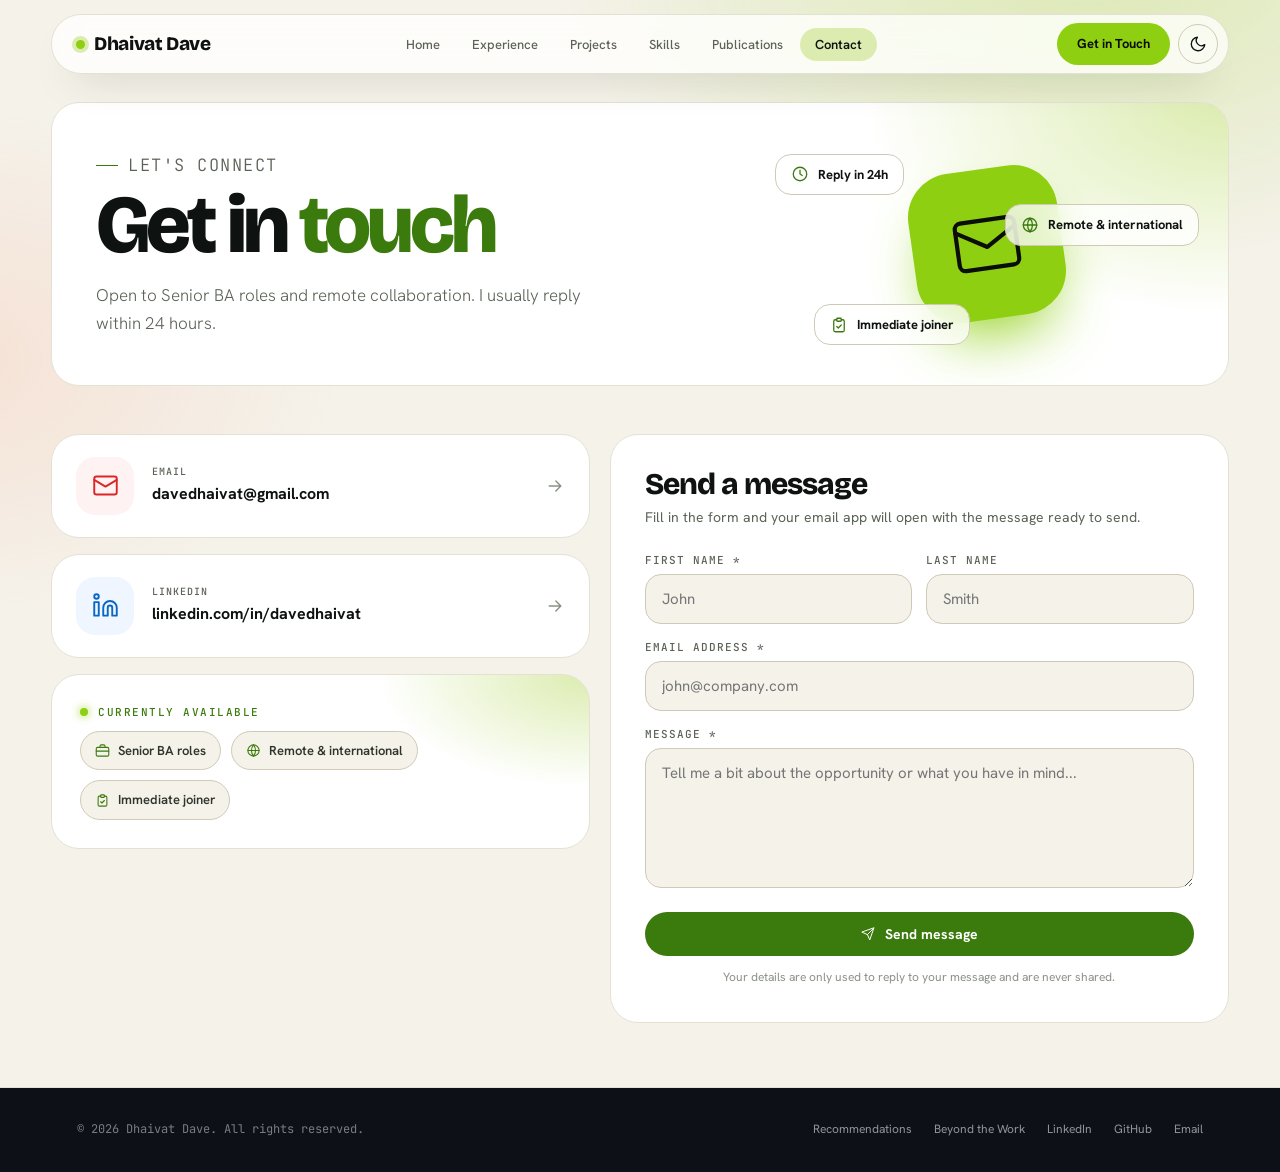
<file: contact.html>
<!DOCTYPE html>
<html lang="en"><head><meta charset="UTF-8"><meta name="viewport" content="width=device-width, initial-scale=1.0">
<title>Contact — Dhaivat Dave</title><meta name="description" content="Get in touch with Dhaivat Dave, Senior Business Analyst open to remote and international roles.">
<!-- Google tag (gtag.js) -->
<script async src="https://www.googletagmanager.com/gtag/js?id=G-QF8JS03SJG"></script>
<script>window.dataLayer=window.dataLayer||[];function gtag(){dataLayer.push(arguments);}gtag('js',new Date());gtag('config','G-QF8JS03SJG');</script>
<link rel="preconnect" href="https://fonts.googleapis.com">
<link href="https://fonts.googleapis.com/css2?family=Bricolage+Grotesque:opsz,wght@12..96,500;12..96,700;12..96,800&family=Hanken+Grotesk:ital,wght@0,300;0,400;0,500;0,600;0,700;1,400&family=JetBrains+Mono:wght@400;500&display=swap" rel="stylesheet">
<meta name="theme-color" content="#090b0e">
<script>(function(){var d=document.documentElement;d.classList.add('js');var t=null;try{t=localStorage.getItem('dd-theme');}catch(e){}if(t!=='light'&&t!=='dark'){t=(window.matchMedia&&matchMedia('(prefers-color-scheme: light)').matches)?'light':'dark';}d.setAttribute('data-theme',t);})();</script>
<script src="theme.js" defer></script>
<script src="analytics.js" defer></script>
<link rel="stylesheet" href="style.css"><link rel="stylesheet" href="ui.css">
<style>
.cgrid{display:grid;grid-template-columns:1fr 1.15fr;gap:20px;align-items:start;}
.cl{display:flex;flex-direction:column;gap:16px;}
.cc{display:flex;align-items:center;gap:18px;padding:22px 24px;text-decoration:none;color:inherit;}
.cc:hover{transform:translateX(5px);}
.cc-ic{width:58px;height:58px;border-radius:19px;display:flex;align-items:center;justify-content:center;font-size:27px;background:var(--red-bg);color:var(--red-fg);flex-shrink:0;}
.cc-ic.li{background:var(--blue-bg);color:var(--li);}
.cc span{display:block;font:500 10px var(--mono);letter-spacing:1px;text-transform:uppercase;color:var(--ink3);margin-bottom:3px;}
.cc b{font-size:16px;word-break:break-all;}
.cc>.ic{margin-left:auto;font-size:20px;color:var(--ink4);}.cc:hover>.ic{color:var(--g600);}
.avail{background:radial-gradient(300px 160px at 100% 0,var(--g100),transparent 70%),var(--card);}
.dotl{width:8px;height:8px;border-radius:50%;background:var(--g400);box-shadow:0 0 10px var(--g400);animation:blink 2s infinite;}
.avail .lbl::before{display:none;}.avail .chips{gap:10px;}
.fm{padding:34px;}.fsub{font-size:14px;color:var(--ink3);margin-bottom:24px;}
.ok{text-align:center;padding:30px 10px;}.ok .ic{font-size:54px;color:#0b0e08;background:var(--g400);border-radius:50%;padding:14px;width:82px;height:82px;margin-bottom:14px;}
.ok h3{font:800 26px var(--display);margin-bottom:6px;}.ok p{color:var(--ink3);}
@media(max-width:900px){.cgrid{grid-template-columns:1fr;}}
@media(max-width:700px){.fm{padding:22px 18px;}.cc{padding:18px;}.cc b{font-size:14px;}}
</style></head><body><svg width="0" height="0" style="position:absolute" aria-hidden="true"><defs>
<symbol id="i-search" viewBox="0 0 24 24"><circle cx="11" cy="11" r="7"/><path d="M21 21l-4.3-4.3"/></symbol>
<symbol id="i-doc" viewBox="0 0 24 24"><path d="M14 3H7a2 2 0 00-2 2v14a2 2 0 002 2h10a2 2 0 002-2V8z"/><path d="M14 3v5h5M9 13h6M9 17h6"/></symbol>
<symbol id="i-bolt" viewBox="0 0 24 24"><path d="M13 2L4 14h7l-1 8 9-12h-7z"/></symbol>
<symbol id="i-check" viewBox="0 0 24 24"><path d="M9 5H7a2 2 0 00-2 2v12a2 2 0 002 2h10a2 2 0 002-2V7a2 2 0 00-2-2h-2"/><rect x="9" y="3" width="6" height="4" rx="1"/><path d="M9 14l2 2 4-4"/></symbol>
<symbol id="i-users" viewBox="0 0 24 24"><circle cx="9" cy="8" r="3.5"/><path d="M2.5 20a6.5 6.5 0 0113 0M16 4.5a3.5 3.5 0 010 7M18 14.5a6 6 0 013.5 5.5"/></symbol>
<symbol id="i-gear" viewBox="0 0 24 24"><circle cx="12" cy="12" r="3"/><path d="M19.4 15a1.7 1.7 0 00.3 1.8l.1.1a2 2 0 11-2.8 2.8l-.1-.1a1.7 1.7 0 00-1.8-.3 1.7 1.7 0 00-1 1.5V21a2 2 0 11-4 0v-.1a1.7 1.7 0 00-1.1-1.5 1.7 1.7 0 00-1.8.3l-.1.1a2 2 0 11-2.8-2.8l.1-.1a1.7 1.7 0 00.3-1.8 1.7 1.7 0 00-1.5-1H3a2 2 0 110-4h.1a1.7 1.7 0 001.5-1.1 1.7 1.7 0 00-.3-1.8l-.1-.1a2 2 0 112.8-2.8l.1.1a1.7 1.7 0 001.8.3H9a1.7 1.7 0 001-1.5V3a2 2 0 114 0v.1a1.7 1.7 0 001 1.5 1.7 1.7 0 001.8-.3l.1-.1a2 2 0 112.8 2.8l-.1.1a1.7 1.7 0 00-.3 1.8V9a1.7 1.7 0 001.5 1H21a2 2 0 110 4h-.1a1.7 1.7 0 00-1.5 1z"/></symbol>
<symbol id="i-eye" viewBox="0 0 24 24"><path d="M1 12s4-7 11-7 11 7 11 7-4 7-11 7S1 12 1 12z"/><circle cx="12" cy="12" r="3"/></symbol>
<symbol id="i-food" viewBox="0 0 24 24"><path d="M7 3v8a2 2 0 002 2v8M5 3v6M9 3v6M17 21V3c-2.5 1.5-4 4.5-4 8h4"/></symbol>
<symbol id="i-cloud" viewBox="0 0 24 24"><path d="M18 18a4 4 0 000-8 6 6 0 00-11.5-1A4.5 4.5 0 007 18z"/></symbol>
<symbol id="i-wallet" viewBox="0 0 24 24"><path d="M3 7a2 2 0 012-2h13v4M3 7v11a2 2 0 002 2h14a1 1 0 001-1v-9a1 1 0 00-1-1H5a2 2 0 01-2-2z"/><circle cx="16.5" cy="14.5" r="1"/></symbol>
<symbol id="i-cart" viewBox="0 0 24 24"><circle cx="9" cy="20" r="1.5"/><circle cx="18" cy="20" r="1.5"/><path d="M2 3h3l2.7 12.4a2 2 0 002 1.6h7.7a2 2 0 002-1.5L21 8H6"/></symbol>
<symbol id="i-phone" viewBox="0 0 24 24"><rect x="6" y="2" width="12" height="20" rx="3"/><path d="M11 18h2"/></symbol>
<symbol id="i-layers" viewBox="0 0 24 24"><path d="M12 2l10 5-10 5L2 7z"/><path d="M2 12l10 5 10-5M2 17l10 5 10-5"/></symbol>
<symbol id="i-barcode" viewBox="0 0 24 24"><path d="M3 5v14M7 5v14M11 5v14M15 5v14M19 5v14M21 5v14" stroke-width="1.6"/></symbol>
<symbol id="i-db" viewBox="0 0 24 24"><ellipse cx="12" cy="5" rx="8" ry="3"/><path d="M4 5v14c0 1.7 3.6 3 8 3s8-1.3 8-3V5M4 12c0 1.7 3.6 3 8 3s8-1.3 8-3"/></symbol>
<symbol id="i-chip" viewBox="0 0 24 24"><rect x="6" y="6" width="12" height="12" rx="2"/><rect x="9.5" y="9.5" width="5" height="5"/><path d="M9 2v4M15 2v4M9 18v4M15 18v4M2 9h4M2 15h4M18 9h4M18 15h4"/></symbol>
<symbol id="i-old" viewBox="0 0 24 24"><rect x="3" y="4" width="18" height="12" rx="2"/><path d="M8 20h8M12 16v4"/></symbol>
<symbol id="i-book" viewBox="0 0 24 24"><path d="M4 19.5A2.5 2.5 0 016.5 17H20V3H6.5A2.5 2.5 0 004 5.5z"/><path d="M4 19.5A2.5 2.5 0 006.5 22H20v-5"/></symbol>
<symbol id="i-cal" viewBox="0 0 24 24"><rect x="3" y="4" width="18" height="17" rx="2"/><path d="M3 9h18M8 2v4M16 2v4"/></symbol>
<symbol id="i-globe" viewBox="0 0 24 24"><circle cx="12" cy="12" r="9"/><path d="M3 12h18M12 3a14 14 0 010 18M12 3a14 14 0 000 18"/></symbol>
<symbol id="i-arrow" viewBox="0 0 24 24"><path d="M5 12h14M13 6l6 6-6 6"/></symbol>
<symbol id="i-in" viewBox="0 0 24 24"><path d="M16 8a6 6 0 016 6v7h-4v-7a2 2 0 00-4 0v7h-4v-7a6 6 0 016-6zM2 9h4v12H2z"/><circle cx="4" cy="4" r="2"/></symbol>
<symbol id="i-mail" viewBox="0 0 24 24"><rect x="2" y="4" width="20" height="16" rx="2"/><path d="M22 7l-10 6L2 7"/></symbol>
<symbol id="i-rocket" viewBox="0 0 24 24"><path d="M4.5 16.5c-1.5 1.3-2 5-2 5s3.7-.5 5-2M12 15l-3-3a22 22 0 012-4 12.9 12.9 0 0111-6c0 2.7-.8 7.5-6 11a22 22 0 01-4 2zM9 12H4s.6-3 2-4c1.6-1 5 0 5 0M12 15v5s3-.6 4-2c1-1.6 0-5 0-5"/></symbol>
<symbol id="i-pen" viewBox="0 0 24 24"><path d="M12 20h9M16.5 3.5a2.1 2.1 0 013 3L7 19l-4 1 1-4z"/></symbol>
<symbol id="i-flag" viewBox="0 0 24 24"><path d="M4 22V4M4 4h13l-2 4 2 4H4"/></symbol>
<symbol id="i-pin" viewBox="0 0 24 24"><path d="M21 10c0 7-9 13-9 13S3 17 3 10a9 9 0 0118 0z"/><circle cx="12" cy="10" r="3"/></symbol>

<symbol id="i-brief" viewBox="0 0 24 24"><rect x="2" y="7" width="20" height="14" rx="2"/><path d="M16 7V5a2 2 0 00-2-2h-4a2 2 0 00-2 2v2M2 13h20"/></symbol>
<symbol id="i-quote" viewBox="0 0 24 24"><path d="M3 21c3 0 7-1 7-8V5H3v8h4M14 21c3 0 7-1 7-8V5h-7v8h4"/></symbol>
<symbol id="i-send" viewBox="0 0 24 24"><path d="M22 2L11 13M22 2l-7 20-4-9-9-4z"/></symbol>
<symbol id="i-clock" viewBox="0 0 24 24"><circle cx="12" cy="12" r="9"/><path d="M12 7v5l3 2"/></symbol>
<symbol id="i-ext" viewBox="0 0 24 24"><path d="M18 13v6a2 2 0 01-2 2H5a2 2 0 01-2-2V8a2 2 0 012-2h6M15 3h6v6M10 14L21 3"/></symbol>
<symbol id="i-cap" viewBox="0 0 24 24"><path d="M22 10L12 5 2 10l10 5z"/><path d="M6 12v5c3 2.5 9 2.5 12 0v-5M22 10v6"/></symbol>
<symbol id="i-camera" viewBox="0 0 24 24"><path d="M23 19a2 2 0 01-2 2H3a2 2 0 01-2-2V8a2 2 0 012-2h4l2-3h6l2 3h4a2 2 0 012 2z"/><circle cx="12" cy="13" r="4"/></symbol>
<symbol id="i-road" viewBox="0 0 24 24"><path d="M8 3L4 21M16 3l4 18M12 4v3M12 11v3M12 18v3"/></symbol>
<symbol id="i-bug" viewBox="0 0 24 24"><rect x="8" y="6" width="8" height="14" rx="4"/><path d="M8 10H4M8 15H4M16 10h4M16 15h4M9 3l2 3M15 3l-2 3M5 5l3 3M19 5l-3 3"/></symbol>
<symbol id="i-flow" viewBox="0 0 24 24"><rect x="3" y="3" width="6" height="6" rx="1"/><rect x="15" y="15" width="6" height="6" rx="1"/><path d="M6 9v3a3 3 0 003 3h6M18 9v6M12 6h6a0 0 0 010 0"/></symbol>
<symbol id="i-shield" viewBox="0 0 24 24"><path d="M12 22s8-4 8-10V5l-8-3-8 3v7c0 6 8 10 8 10z"/><path d="M9 12l2 2 4-4"/></symbol>
<symbol id="i-chart" viewBox="0 0 24 24"><path d="M3 3v18h18M7 15l4-4 3 3 5-6"/></symbol>
<symbol id="i-chat" viewBox="0 0 24 24"><path d="M21 15a2 2 0 01-2 2H7l-4 4V5a2 2 0 012-2h14a2 2 0 012 2z"/></symbol>
<symbol id="i-target" viewBox="0 0 24 24"><circle cx="12" cy="12" r="9"/><circle cx="12" cy="12" r="5"/><circle cx="12" cy="12" r="1"/></symbol>
<symbol id="i-star" viewBox="0 0 24 24"><path d="M12 2l3.1 6.3 6.9 1-5 4.9 1.2 6.8-6.2-3.3-6.2 3.3L8 14.2 3 9.3l6.9-1z"/></symbol>
<symbol id="i-pie" viewBox="0 0 24 24"><path d="M21 12A9 9 0 1112 3v9z"/><path d="M15 3.5A9 9 0 0120.5 9H15z"/></symbol>
<symbol id="i-repeat" viewBox="0 0 24 24"><path d="M17 1l4 4-4 4M3 11V9a4 4 0 014-4h14M7 23l-4-4 4-4M21 13v2a4 4 0 01-4 4H3"/></symbol>
<symbol id="i-grid" viewBox="0 0 24 24"><rect x="3" y="3" width="7" height="7" rx="1"/><rect x="14" y="3" width="7" height="7" rx="1"/><rect x="3" y="14" width="7" height="7" rx="1"/><rect x="14" y="14" width="7" height="7" rx="1"/></symbol>
<symbol id="i-idea" viewBox="0 0 24 24"><path d="M9 18h6M10 22h4M12 2a7 7 0 00-4 12.7c.6.5 1 1.3 1 2.3h6c0-1 .4-1.8 1-2.3A7 7 0 0012 2z"/></symbol>
<symbol id="i-paw" viewBox="0 0 24 24"><circle cx="5" cy="11" r="2"/><circle cx="9" cy="6" r="2"/><circle cx="15" cy="6" r="2"/><circle cx="19" cy="11" r="2"/><path d="M12 12c-3 0-6 3-6 6 0 2 2 3 4 2l2-.7 2 .7c2 1 4 0 4-2 0-3-3-6-6-6z"/></symbol>
</defs></svg><nav class="nav"><a href="index.html" class="nav-logo">Dhaivat Dave</a><ul class="nav-links"><li><a href="index.html">Home</a></li><li><a href="experience.html">Experience</a></li><li><a href="projects.html">Projects</a></li><li><a href="skills.html">Skills</a></li><li><a href="publications.html">Publications</a></li><li><a href="contact.html" class="active">Contact</a></li></ul><div class="nav-right"><a href="contact.html" class="nav-cta">Get in Touch</a><button class="theme-toggle" type="button" aria-label="Switch theme"><svg class="i-sun" viewBox="0 0 24 24" fill="none" stroke="currentColor" stroke-width="1.8" stroke-linecap="round"><circle cx="12" cy="12" r="4"/><path d="M12 2v2M12 20v2M4.9 4.9l1.4 1.4M17.7 17.7l1.4 1.4M2 12h2M20 12h2M4.9 19.1l1.4-1.4M17.7 6.3l1.4-1.4"/></svg><svg class="i-moon" viewBox="0 0 24 24" fill="none" stroke="currentColor" stroke-width="1.8" stroke-linecap="round" stroke-linejoin="round"><path d="M21 12.8A9 9 0 1111.2 3a7 7 0 009.8 9.8z"/></svg></button><div class="hamburger" role="button" tabindex="0" aria-label="Menu" onclick="document.getElementById('mobileMenu').classList.toggle('open')"><span></span><span></span><span></span></div></div></nav><div class="mobile-menu" id="mobileMenu"><a href="index.html">Home</a><a href="experience.html">Experience</a><a href="projects.html">Projects</a><a href="skills.html">Skills</a><a href="publications.html">Publications</a><a href="contact.html" class="active">Contact</a></div><main class="wrap"><section class="tile ph flat"><div class="ph-l"><p class="lbl">Let's connect</p><h1>Get in <em>touch</em></h1><p>Open to Senior BA roles and remote collaboration. I usually reply within 24 hours.</p></div><div class="ph-r"><div class="ph-orb"><svg class="ic" ><use href="#i-mail"/></svg></div><div class="ph-float pf1"><svg class="ic" ><use href="#i-clock"/></svg>Reply in 24h</div><div class="ph-float pf2"><svg class="ic" ><use href="#i-globe"/></svg>Remote &amp; international</div><div class="ph-float pf3"><svg class="ic" ><use href="#i-check"/></svg>Immediate joiner</div></div></section><section class="sec cgrid"><div class="cl">
<a class="tile cc reveal" href="mailto:davedhaivat@gmail.com"><div class="cc-ic"><svg class="ic" ><use href="#i-mail"/></svg></div><div><span>Email</span><b>davedhaivat@gmail.com</b></div><svg class="ic" ><use href="#i-arrow"/></svg></a>
<a class="tile cc reveal" href="https://www.linkedin.com/in/davedhaivat" target="_blank" rel="noopener"><div class="cc-ic li"><svg class="ic" ><use href="#i-in"/></svg></div><div><span>LinkedIn</span><b>linkedin.com/in/davedhaivat</b></div><svg class="ic" ><use href="#i-arrow"/></svg></a>
<div class="tile avail reveal flat"><p class="lbl"><i class="dotl"></i>Currently available</p><div class="chips"><span class="pill"><svg class="ic" ><use href="#i-brief"/></svg>Senior BA roles</span><span class="pill"><svg class="ic" ><use href="#i-globe"/></svg>Remote &amp; international</span><span class="pill"><svg class="ic" ><use href="#i-check"/></svg>Immediate joiner</span></div></div>
</div>
<div class="tile fm reveal flat"><h3 class="h3s" style="margin-bottom:6px">Send a message</h3><p class="fsub">Fill in the form and your email app will open with the message ready to send.</p><div id="formContent"><form id="contactForm" onsubmit="handleSubmit(event)">
<div class="form-row"><div class="form-group"><label class="form-label" for="fname">First name *</label><input class="form-input" type="text" id="fname" name="fname" placeholder="John" required></div>
<div class="form-group"><label class="form-label" for="lname">Last name</label><input class="form-input" type="text" id="lname" name="lname" placeholder="Smith"></div></div>
<div class="form-group"><label class="form-label" for="email">Email address *</label><input class="form-input" type="email" id="email" name="email" placeholder="john@company.com" required></div>
<div class="form-group"><label class="form-label" for="message">Message *</label><textarea class="form-textarea" id="message" name="message" placeholder="Tell me a bit about the opportunity or what you have in mind..." required></textarea></div>
<button type="submit" class="btn-green form-submit"><svg class="ic" ><use href="#i-send"/></svg> Send message</button>
<p class="form-note">Your details are only used to reply to your message and are never shared.</p></form></div>
<div id="formSuccess" class="ok" style="display:none"><svg class="ic" ><use href="#i-check"/></svg><h3>Message ready!</h3><p>Thank you for reaching out. I'll get back to you within 24 hours.</p></div></div></section><div style="height:64px"></div></main><footer class="footer"><p>© 2026 Dhaivat Dave. All rights reserved.</p><div class="footer-links"><a href="recommendations.html">Recommendations</a><a href="beyond.html">Beyond the Work</a><a href="https://www.linkedin.com/in/davedhaivat" target="_blank" rel="noopener">LinkedIn</a><a href="https://github.com/davedhaivat" target="_blank" rel="noopener">GitHub</a><a href="mailto:davedhaivat@gmail.com">Email</a></div></footer><script>function handleSubmit(e){e.preventDefault();var d=new FormData(document.getElementById('contactForm'));var name=d.get('fname')+' '+(d.get('lname')||'');var s=encodeURIComponent('Portfolio Enquiry from '+name);var b=encodeURIComponent('Name: '+name+'\nEmail: '+d.get('email')+'\n\nMessage:\n'+d.get('message'));window.location.href='mailto:davedhaivat@gmail.com?subject='+s+'&body='+b;document.getElementById('formContent').style.display='none';document.getElementById('formSuccess').style.display='block';}</script></body></html>
</file>
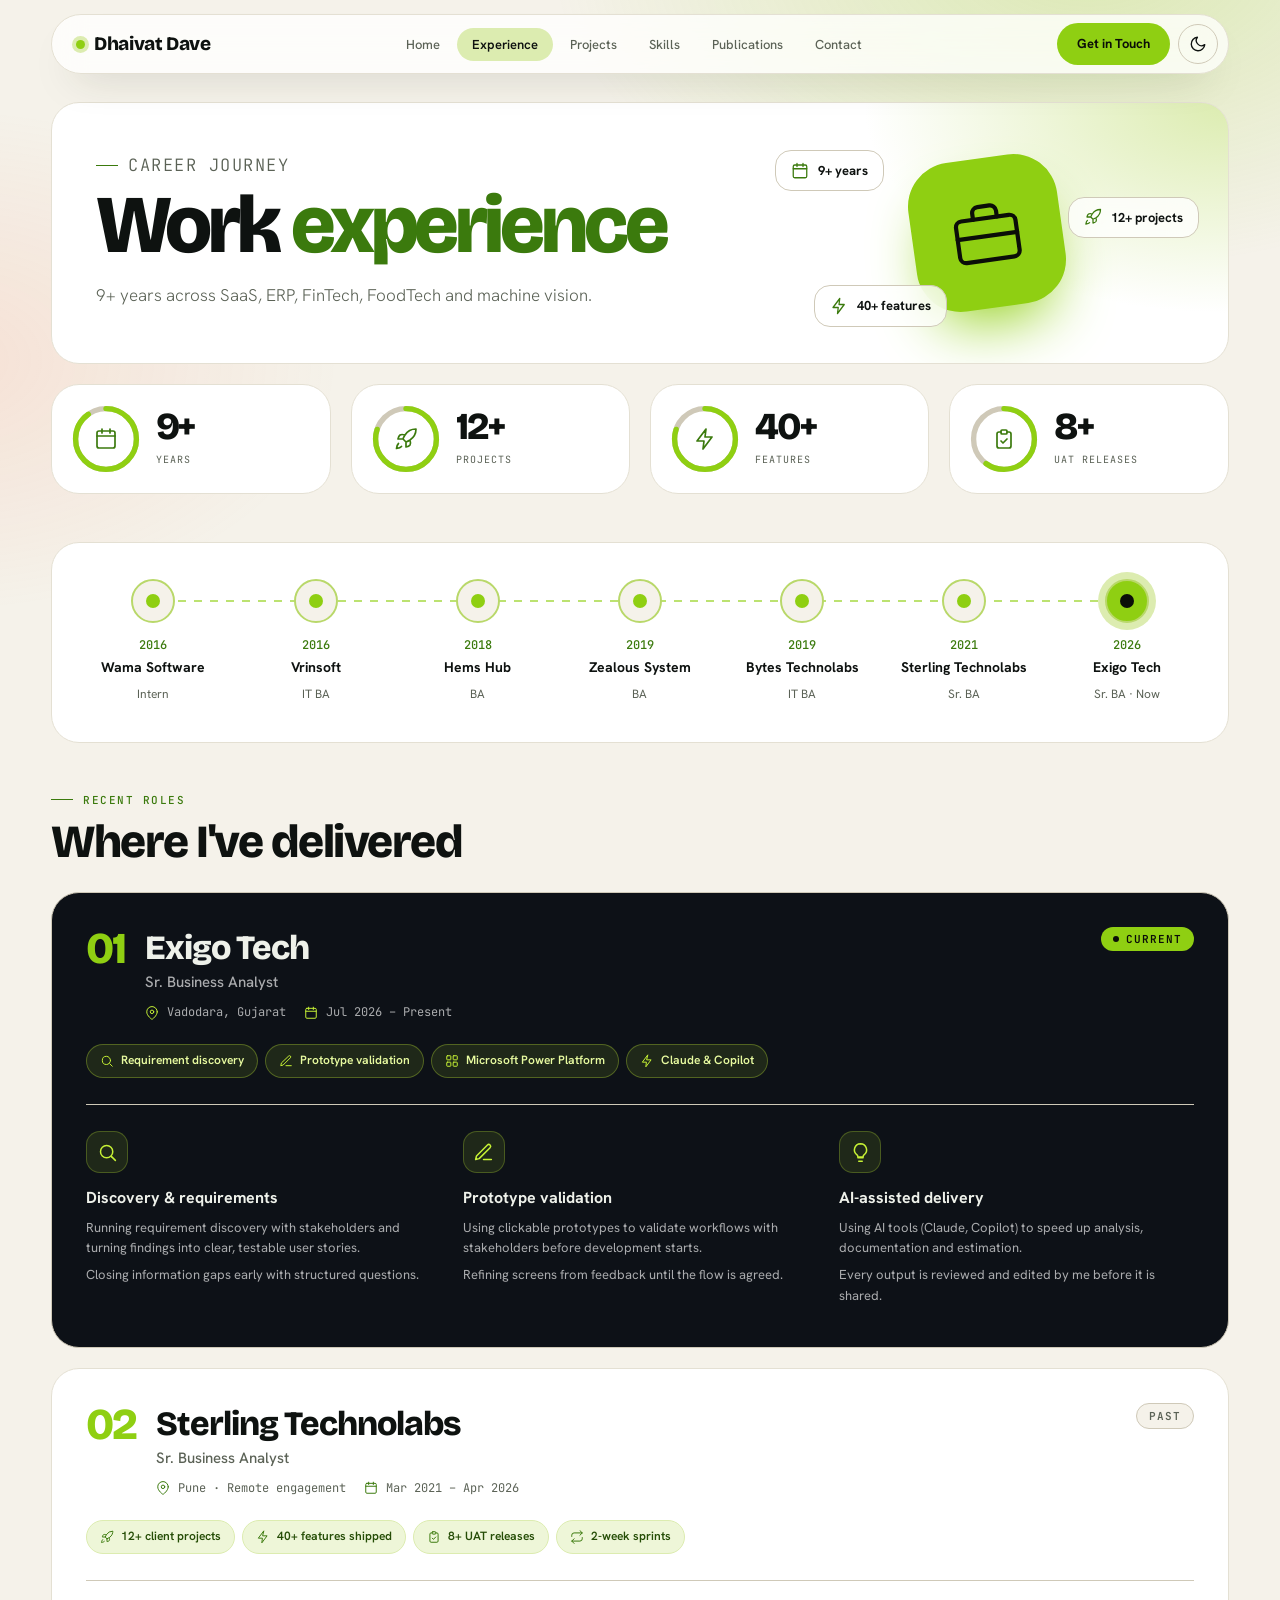
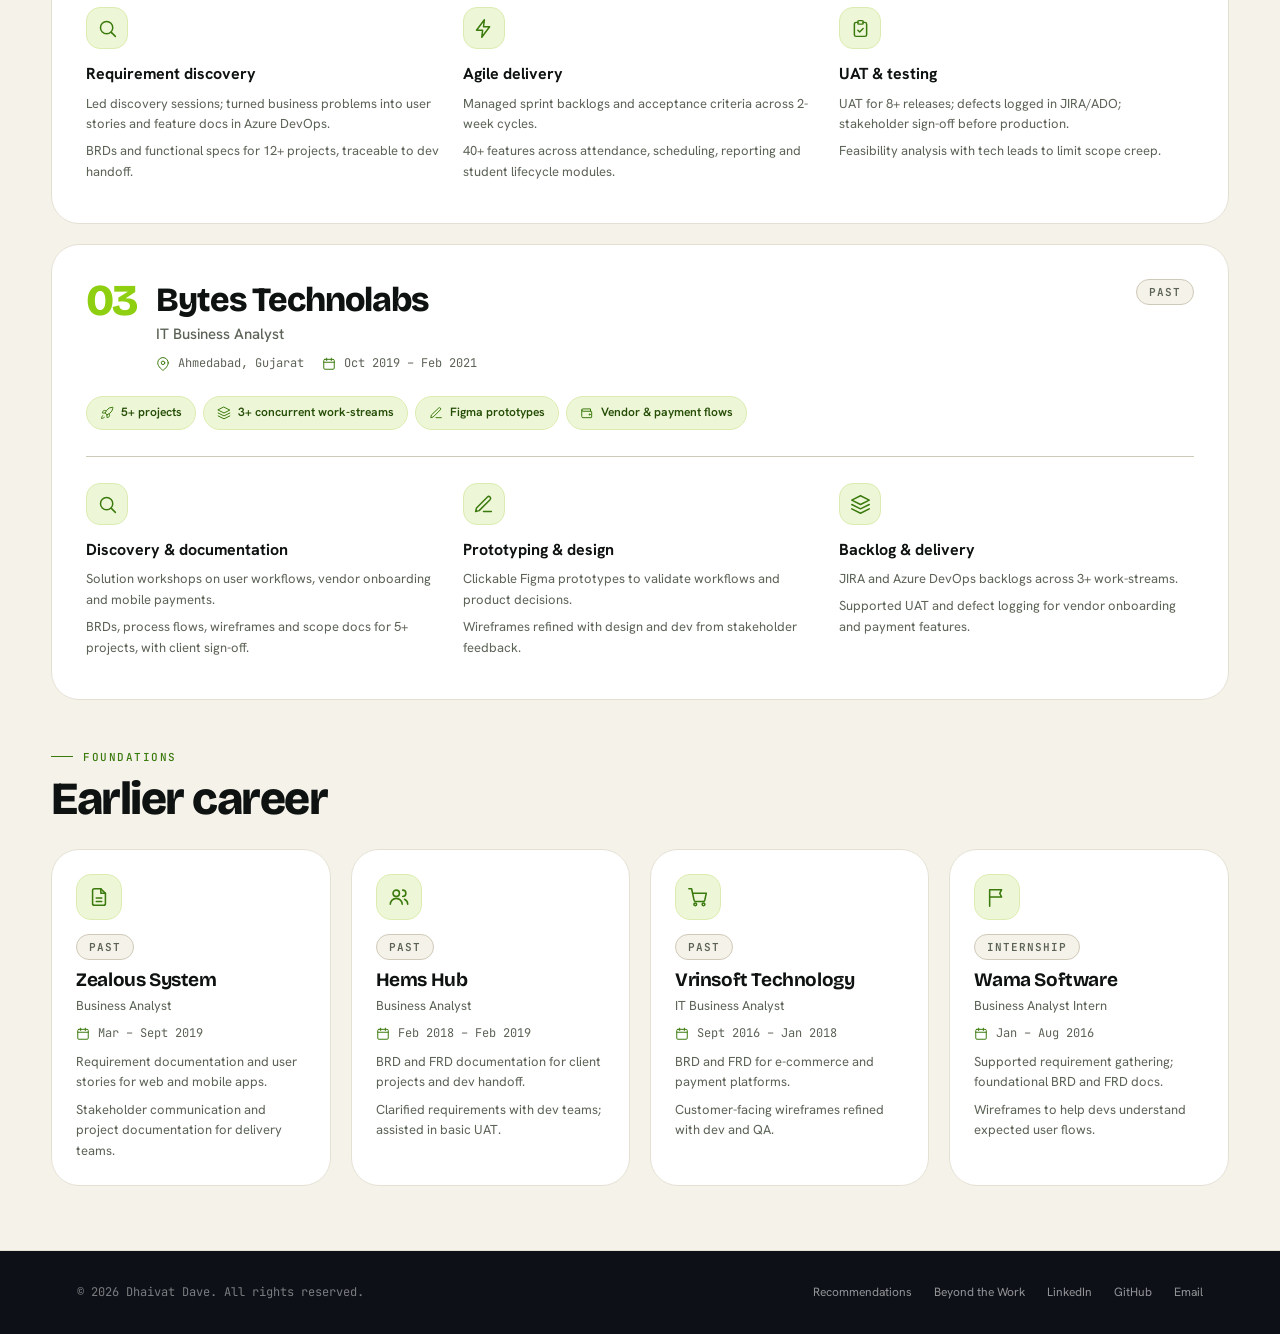
<file: experience.html>
<!DOCTYPE html>
<html lang="en"><head><meta charset="UTF-8"><meta name="viewport" content="width=device-width, initial-scale=1.0">
<title>Experience — Dhaivat Dave</title><meta name="description" content="9+ years of business analysis across SaaS, ERP, FinTech, FoodTech and machine vision.">
<!-- Google tag (gtag.js) -->
<script async src="https://www.googletagmanager.com/gtag/js?id=G-QF8JS03SJG"></script>
<script>window.dataLayer=window.dataLayer||[];function gtag(){dataLayer.push(arguments);}gtag('js',new Date());gtag('config','G-QF8JS03SJG');</script>
<link rel="preconnect" href="https://fonts.googleapis.com">
<link href="https://fonts.googleapis.com/css2?family=Bricolage+Grotesque:opsz,wght@12..96,500;12..96,700;12..96,800&family=Hanken+Grotesk:ital,wght@0,300;0,400;0,500;0,600;0,700;1,400&family=JetBrains+Mono:wght@400;500&display=swap" rel="stylesheet">
<meta name="theme-color" content="#090b0e">
<script>(function(){var d=document.documentElement;d.classList.add('js');var t=null;try{t=localStorage.getItem('dd-theme');}catch(e){}if(t!=='light'&&t!=='dark'){t=(window.matchMedia&&matchMedia('(prefers-color-scheme: light)').matches)?'light':'dark';}d.setAttribute('data-theme',t);})();</script>
<script src="theme.js" defer></script>
<script src="analytics.js" defer></script>
<link rel="stylesheet" href="style.css"><link rel="stylesheet" href="ui.css">
<style>
.career{display:grid;grid-template-columns:repeat(7,1fr);position:relative;padding:36px 20px;}
.career::before{content:"";position:absolute;left:8%;right:8%;top:57px;height:2px;background:repeating-linear-gradient(90deg,var(--g400) 0 8px,transparent 8px 16px);opacity:.6;}
.cn{text-align:center;position:relative;padding:0 6px;}
.cn i{display:block;width:44px;height:44px;margin:0 auto 14px;border-radius:50%;background:var(--paper);border:2px solid var(--g200);position:relative;}
.cn i::after{content:"";position:absolute;inset:13px;border-radius:50%;background:var(--g400);}
.cn.now i{background:var(--g400);box-shadow:0 0 0 7px var(--g100);}.cn.now i::after{background:#0b0e08;}
.cn b{display:block;font:500 12px var(--mono);color:var(--g600);}
.cn span{display:block;font-weight:700;font-size:14px;margin:3px 0 2px;}
.cn small{font-size:12px;color:var(--ink3);}
.roles{display:grid;gap:20px;}
.role{padding:34px;}
.role.cur{background:var(--dk);color:var(--on-dk);border-color:var(--border2);}
.role.cur:hover{border-color:var(--g400);}
.role.cur h3,.role.cur .pillar h4{color:var(--on-dk);}
.role.cur .rh p,.role.cur .pillar p,.role.cur .date{color:rgba(255,255,255,.65);}
.role.cur .chipx{background:rgba(198,241,53,.1);border-color:rgba(198,241,53,.3);color:#e8fba0;}
.role.cur .chipx .ic,.role.cur .date .ic,.role.cur .ico{color:#c6f135;}
.role.cur .ico{background:rgba(198,241,53,.1);border-color:rgba(198,241,53,.25);}
.role-head{display:flex;gap:20px;align-items:flex-start;margin-bottom:22px;}
.role-head .num{font:800 44px var(--display);letter-spacing:-2px;color:var(--g400);line-height:1;}
.rh{flex:1;}.rh h3{font:800 clamp(24px,3vw,34px) var(--display);letter-spacing:-1px;}
.rh p{color:var(--ink3);font-weight:500;margin:2px 0 8px;}
.meta{display:flex;gap:18px;flex-wrap:wrap;}
.pillars{display:grid;grid-template-columns:repeat(3,1fr);gap:22px;margin-top:26px;padding-top:26px;border-top:1px solid var(--border2);}
.pillar .ico{width:42px;height:42px;border-radius:14px;background:var(--g50);border:1px solid var(--g100);display:flex;align-items:center;justify-content:center;font-size:21px;color:var(--g600);margin-bottom:12px;}
.pillar h4{font-size:16px;font-weight:700;margin-bottom:6px;}
.pillar p{font-size:13px;color:var(--ink3);line-height:1.6;margin-bottom:6px;}
.early{display:grid;grid-template-columns:repeat(4,1fr);gap:20px;}
.early .tile{padding:24px;display:flex;flex-direction:column;gap:8px;align-items:flex-start;}
.ico2{width:46px;height:46px;border-radius:15px;background:var(--g50);border:1px solid var(--g100);display:flex;align-items:center;justify-content:center;font-size:22px;color:var(--g600);margin-bottom:6px;}
.early h3{font:700 19px var(--display);letter-spacing:-.4px;}.rl{font-size:13px;color:var(--ink3);margin-top:-4px;}
.eb{font-size:13px;color:var(--ink3);line-height:1.55;}
@media(max-width:1000px){.stats2{grid-template-columns:repeat(2,1fr)!important;}.pillars{grid-template-columns:1fr;}.early{grid-template-columns:1fr 1fr;}}
@media(max-width:700px){
 .career{grid-template-columns:1fr;padding:22px 20px 22px 54px;gap:18px;}
 .career::before{left:41px;right:auto;top:30px;bottom:30px;width:2px;height:auto;background:repeating-linear-gradient(180deg,var(--g400) 0 8px,transparent 8px 16px);}
 .cn{text-align:left;padding-left:0;}.cn i{position:absolute;left:-43px;top:0;margin:0;width:26px;height:26px;}.cn i::after{inset:7px;}
 .cn.now i{box-shadow:0 0 0 5px var(--g100);}
 .role{padding:22px;}.role-head{flex-wrap:wrap;}.role-head .num{font-size:34px;}.early{grid-template-columns:1fr;}
 .stats2{grid-template-columns:1fr 1fr!important;}
}</style></head><body><svg width="0" height="0" style="position:absolute" aria-hidden="true"><defs>
<symbol id="i-search" viewBox="0 0 24 24"><circle cx="11" cy="11" r="7"/><path d="M21 21l-4.3-4.3"/></symbol>
<symbol id="i-doc" viewBox="0 0 24 24"><path d="M14 3H7a2 2 0 00-2 2v14a2 2 0 002 2h10a2 2 0 002-2V8z"/><path d="M14 3v5h5M9 13h6M9 17h6"/></symbol>
<symbol id="i-bolt" viewBox="0 0 24 24"><path d="M13 2L4 14h7l-1 8 9-12h-7z"/></symbol>
<symbol id="i-check" viewBox="0 0 24 24"><path d="M9 5H7a2 2 0 00-2 2v12a2 2 0 002 2h10a2 2 0 002-2V7a2 2 0 00-2-2h-2"/><rect x="9" y="3" width="6" height="4" rx="1"/><path d="M9 14l2 2 4-4"/></symbol>
<symbol id="i-users" viewBox="0 0 24 24"><circle cx="9" cy="8" r="3.5"/><path d="M2.5 20a6.5 6.5 0 0113 0M16 4.5a3.5 3.5 0 010 7M18 14.5a6 6 0 013.5 5.5"/></symbol>
<symbol id="i-gear" viewBox="0 0 24 24"><circle cx="12" cy="12" r="3"/><path d="M19.4 15a1.7 1.7 0 00.3 1.8l.1.1a2 2 0 11-2.8 2.8l-.1-.1a1.7 1.7 0 00-1.8-.3 1.7 1.7 0 00-1 1.5V21a2 2 0 11-4 0v-.1a1.7 1.7 0 00-1.1-1.5 1.7 1.7 0 00-1.8.3l-.1.1a2 2 0 11-2.8-2.8l.1-.1a1.7 1.7 0 00.3-1.8 1.7 1.7 0 00-1.5-1H3a2 2 0 110-4h.1a1.7 1.7 0 001.5-1.1 1.7 1.7 0 00-.3-1.8l-.1-.1a2 2 0 112.8-2.8l.1.1a1.7 1.7 0 001.8.3H9a1.7 1.7 0 001-1.5V3a2 2 0 114 0v.1a1.7 1.7 0 001 1.5 1.7 1.7 0 001.8-.3l.1-.1a2 2 0 112.8 2.8l-.1.1a1.7 1.7 0 00-.3 1.8V9a1.7 1.7 0 001.5 1H21a2 2 0 110 4h-.1a1.7 1.7 0 00-1.5 1z"/></symbol>
<symbol id="i-eye" viewBox="0 0 24 24"><path d="M1 12s4-7 11-7 11 7 11 7-4 7-11 7S1 12 1 12z"/><circle cx="12" cy="12" r="3"/></symbol>
<symbol id="i-food" viewBox="0 0 24 24"><path d="M7 3v8a2 2 0 002 2v8M5 3v6M9 3v6M17 21V3c-2.5 1.5-4 4.5-4 8h4"/></symbol>
<symbol id="i-cloud" viewBox="0 0 24 24"><path d="M18 18a4 4 0 000-8 6 6 0 00-11.5-1A4.5 4.5 0 007 18z"/></symbol>
<symbol id="i-wallet" viewBox="0 0 24 24"><path d="M3 7a2 2 0 012-2h13v4M3 7v11a2 2 0 002 2h14a1 1 0 001-1v-9a1 1 0 00-1-1H5a2 2 0 01-2-2z"/><circle cx="16.5" cy="14.5" r="1"/></symbol>
<symbol id="i-cart" viewBox="0 0 24 24"><circle cx="9" cy="20" r="1.5"/><circle cx="18" cy="20" r="1.5"/><path d="M2 3h3l2.7 12.4a2 2 0 002 1.6h7.7a2 2 0 002-1.5L21 8H6"/></symbol>
<symbol id="i-phone" viewBox="0 0 24 24"><rect x="6" y="2" width="12" height="20" rx="3"/><path d="M11 18h2"/></symbol>
<symbol id="i-layers" viewBox="0 0 24 24"><path d="M12 2l10 5-10 5L2 7z"/><path d="M2 12l10 5 10-5M2 17l10 5 10-5"/></symbol>
<symbol id="i-barcode" viewBox="0 0 24 24"><path d="M3 5v14M7 5v14M11 5v14M15 5v14M19 5v14M21 5v14" stroke-width="1.6"/></symbol>
<symbol id="i-db" viewBox="0 0 24 24"><ellipse cx="12" cy="5" rx="8" ry="3"/><path d="M4 5v14c0 1.7 3.6 3 8 3s8-1.3 8-3V5M4 12c0 1.7 3.6 3 8 3s8-1.3 8-3"/></symbol>
<symbol id="i-chip" viewBox="0 0 24 24"><rect x="6" y="6" width="12" height="12" rx="2"/><rect x="9.5" y="9.5" width="5" height="5"/><path d="M9 2v4M15 2v4M9 18v4M15 18v4M2 9h4M2 15h4M18 9h4M18 15h4"/></symbol>
<symbol id="i-old" viewBox="0 0 24 24"><rect x="3" y="4" width="18" height="12" rx="2"/><path d="M8 20h8M12 16v4"/></symbol>
<symbol id="i-book" viewBox="0 0 24 24"><path d="M4 19.5A2.5 2.5 0 016.5 17H20V3H6.5A2.5 2.5 0 004 5.5z"/><path d="M4 19.5A2.5 2.5 0 006.5 22H20v-5"/></symbol>
<symbol id="i-cal" viewBox="0 0 24 24"><rect x="3" y="4" width="18" height="17" rx="2"/><path d="M3 9h18M8 2v4M16 2v4"/></symbol>
<symbol id="i-globe" viewBox="0 0 24 24"><circle cx="12" cy="12" r="9"/><path d="M3 12h18M12 3a14 14 0 010 18M12 3a14 14 0 000 18"/></symbol>
<symbol id="i-arrow" viewBox="0 0 24 24"><path d="M5 12h14M13 6l6 6-6 6"/></symbol>
<symbol id="i-in" viewBox="0 0 24 24"><path d="M16 8a6 6 0 016 6v7h-4v-7a2 2 0 00-4 0v7h-4v-7a6 6 0 016-6zM2 9h4v12H2z"/><circle cx="4" cy="4" r="2"/></symbol>
<symbol id="i-mail" viewBox="0 0 24 24"><rect x="2" y="4" width="20" height="16" rx="2"/><path d="M22 7l-10 6L2 7"/></symbol>
<symbol id="i-rocket" viewBox="0 0 24 24"><path d="M4.5 16.5c-1.5 1.3-2 5-2 5s3.7-.5 5-2M12 15l-3-3a22 22 0 012-4 12.9 12.9 0 0111-6c0 2.7-.8 7.5-6 11a22 22 0 01-4 2zM9 12H4s.6-3 2-4c1.6-1 5 0 5 0M12 15v5s3-.6 4-2c1-1.6 0-5 0-5"/></symbol>
<symbol id="i-pen" viewBox="0 0 24 24"><path d="M12 20h9M16.5 3.5a2.1 2.1 0 013 3L7 19l-4 1 1-4z"/></symbol>
<symbol id="i-flag" viewBox="0 0 24 24"><path d="M4 22V4M4 4h13l-2 4 2 4H4"/></symbol>
<symbol id="i-pin" viewBox="0 0 24 24"><path d="M21 10c0 7-9 13-9 13S3 17 3 10a9 9 0 0118 0z"/><circle cx="12" cy="10" r="3"/></symbol>

<symbol id="i-brief" viewBox="0 0 24 24"><rect x="2" y="7" width="20" height="14" rx="2"/><path d="M16 7V5a2 2 0 00-2-2h-4a2 2 0 00-2 2v2M2 13h20"/></symbol>
<symbol id="i-quote" viewBox="0 0 24 24"><path d="M3 21c3 0 7-1 7-8V5H3v8h4M14 21c3 0 7-1 7-8V5h-7v8h4"/></symbol>
<symbol id="i-send" viewBox="0 0 24 24"><path d="M22 2L11 13M22 2l-7 20-4-9-9-4z"/></symbol>
<symbol id="i-clock" viewBox="0 0 24 24"><circle cx="12" cy="12" r="9"/><path d="M12 7v5l3 2"/></symbol>
<symbol id="i-ext" viewBox="0 0 24 24"><path d="M18 13v6a2 2 0 01-2 2H5a2 2 0 01-2-2V8a2 2 0 012-2h6M15 3h6v6M10 14L21 3"/></symbol>
<symbol id="i-cap" viewBox="0 0 24 24"><path d="M22 10L12 5 2 10l10 5z"/><path d="M6 12v5c3 2.5 9 2.5 12 0v-5M22 10v6"/></symbol>
<symbol id="i-camera" viewBox="0 0 24 24"><path d="M23 19a2 2 0 01-2 2H3a2 2 0 01-2-2V8a2 2 0 012-2h4l2-3h6l2 3h4a2 2 0 012 2z"/><circle cx="12" cy="13" r="4"/></symbol>
<symbol id="i-road" viewBox="0 0 24 24"><path d="M8 3L4 21M16 3l4 18M12 4v3M12 11v3M12 18v3"/></symbol>
<symbol id="i-bug" viewBox="0 0 24 24"><rect x="8" y="6" width="8" height="14" rx="4"/><path d="M8 10H4M8 15H4M16 10h4M16 15h4M9 3l2 3M15 3l-2 3M5 5l3 3M19 5l-3 3"/></symbol>
<symbol id="i-flow" viewBox="0 0 24 24"><rect x="3" y="3" width="6" height="6" rx="1"/><rect x="15" y="15" width="6" height="6" rx="1"/><path d="M6 9v3a3 3 0 003 3h6M18 9v6M12 6h6a0 0 0 010 0"/></symbol>
<symbol id="i-shield" viewBox="0 0 24 24"><path d="M12 22s8-4 8-10V5l-8-3-8 3v7c0 6 8 10 8 10z"/><path d="M9 12l2 2 4-4"/></symbol>
<symbol id="i-chart" viewBox="0 0 24 24"><path d="M3 3v18h18M7 15l4-4 3 3 5-6"/></symbol>
<symbol id="i-chat" viewBox="0 0 24 24"><path d="M21 15a2 2 0 01-2 2H7l-4 4V5a2 2 0 012-2h14a2 2 0 012 2z"/></symbol>
<symbol id="i-target" viewBox="0 0 24 24"><circle cx="12" cy="12" r="9"/><circle cx="12" cy="12" r="5"/><circle cx="12" cy="12" r="1"/></symbol>
<symbol id="i-star" viewBox="0 0 24 24"><path d="M12 2l3.1 6.3 6.9 1-5 4.9 1.2 6.8-6.2-3.3-6.2 3.3L8 14.2 3 9.3l6.9-1z"/></symbol>
<symbol id="i-pie" viewBox="0 0 24 24"><path d="M21 12A9 9 0 1112 3v9z"/><path d="M15 3.5A9 9 0 0120.5 9H15z"/></symbol>
<symbol id="i-repeat" viewBox="0 0 24 24"><path d="M17 1l4 4-4 4M3 11V9a4 4 0 014-4h14M7 23l-4-4 4-4M21 13v2a4 4 0 01-4 4H3"/></symbol>
<symbol id="i-grid" viewBox="0 0 24 24"><rect x="3" y="3" width="7" height="7" rx="1"/><rect x="14" y="3" width="7" height="7" rx="1"/><rect x="3" y="14" width="7" height="7" rx="1"/><rect x="14" y="14" width="7" height="7" rx="1"/></symbol>
<symbol id="i-idea" viewBox="0 0 24 24"><path d="M9 18h6M10 22h4M12 2a7 7 0 00-4 12.7c.6.5 1 1.3 1 2.3h6c0-1 .4-1.8 1-2.3A7 7 0 0012 2z"/></symbol>
<symbol id="i-paw" viewBox="0 0 24 24"><circle cx="5" cy="11" r="2"/><circle cx="9" cy="6" r="2"/><circle cx="15" cy="6" r="2"/><circle cx="19" cy="11" r="2"/><path d="M12 12c-3 0-6 3-6 6 0 2 2 3 4 2l2-.7 2 .7c2 1 4 0 4-2 0-3-3-6-6-6z"/></symbol>
</defs></svg><nav class="nav"><a href="index.html" class="nav-logo">Dhaivat Dave</a><ul class="nav-links"><li><a href="index.html">Home</a></li><li><a href="experience.html" class="active">Experience</a></li><li><a href="projects.html">Projects</a></li><li><a href="skills.html">Skills</a></li><li><a href="publications.html">Publications</a></li><li><a href="contact.html">Contact</a></li></ul><div class="nav-right"><a href="contact.html" class="nav-cta">Get in Touch</a><button class="theme-toggle" type="button" aria-label="Switch theme"><svg class="i-sun" viewBox="0 0 24 24" fill="none" stroke="currentColor" stroke-width="1.8" stroke-linecap="round"><circle cx="12" cy="12" r="4"/><path d="M12 2v2M12 20v2M4.9 4.9l1.4 1.4M17.7 17.7l1.4 1.4M2 12h2M20 12h2M4.9 19.1l1.4-1.4M17.7 6.3l1.4-1.4"/></svg><svg class="i-moon" viewBox="0 0 24 24" fill="none" stroke="currentColor" stroke-width="1.8" stroke-linecap="round" stroke-linejoin="round"><path d="M21 12.8A9 9 0 1111.2 3a7 7 0 009.8 9.8z"/></svg></button><div class="hamburger" role="button" tabindex="0" aria-label="Menu" onclick="document.getElementById('mobileMenu').classList.toggle('open')"><span></span><span></span><span></span></div></div></nav><div class="mobile-menu" id="mobileMenu"><a href="index.html">Home</a><a href="experience.html" class="active">Experience</a><a href="projects.html">Projects</a><a href="skills.html">Skills</a><a href="publications.html">Publications</a><a href="contact.html">Contact</a></div><main class="wrap"><section class="tile ph flat"><div class="ph-l"><p class="lbl">Career journey</p><h1>Work <em>experience</em></h1><p>9+ years across SaaS, ERP, FinTech, FoodTech and machine vision.</p></div><div class="ph-r"><div class="ph-orb"><svg class="ic" ><use href="#i-brief"/></svg></div><div class="ph-float pf1"><svg class="ic" ><use href="#i-cal"/></svg>9+ years</div><div class="ph-float pf2"><svg class="ic" ><use href="#i-rocket"/></svg>12+ projects</div><div class="ph-float pf3"><svg class="ic" ><use href="#i-bolt"/></svg>40+ features</div></div></section><section class="stats2" style="grid-template-columns:repeat(4,1fr)"><div class="tile stat2 reveal flat" style="--p:0.9"><div class="ring"><svg viewBox="0 0 76 76"><circle class="bg" cx="38" cy="38" r="34"/><circle class="fg" cx="38" cy="38" r="34"/></svg><svg class="ic" ><use href="#i-cal"/></svg></div><div><b>9+</b><span>Years</span></div></div><div class="tile stat2 reveal flat" style="--p:0.8"><div class="ring"><svg viewBox="0 0 76 76"><circle class="bg" cx="38" cy="38" r="34"/><circle class="fg" cx="38" cy="38" r="34"/></svg><svg class="ic" ><use href="#i-rocket"/></svg></div><div><b>12+</b><span>Projects</span></div></div><div class="tile stat2 reveal flat" style="--p:0.8"><div class="ring"><svg viewBox="0 0 76 76"><circle class="bg" cx="38" cy="38" r="34"/><circle class="fg" cx="38" cy="38" r="34"/></svg><svg class="ic" ><use href="#i-bolt"/></svg></div><div><b>40+</b><span>Features</span></div></div><div class="tile stat2 reveal flat" style="--p:0.6"><div class="ring"><svg viewBox="0 0 76 76"><circle class="bg" cx="38" cy="38" r="34"/><circle class="fg" cx="38" cy="38" r="34"/></svg><svg class="ic" ><use href="#i-check"/></svg></div><div><b>8+</b><span>UAT releases</span></div></div></section><section class="sec"><div class="tile flat career reveal"><div class="cn"><i></i><b>2016</b><span>Wama Software</span><small>Intern</small></div><div class="cn"><i></i><b>2016</b><span>Vrinsoft</span><small>IT BA</small></div><div class="cn"><i></i><b>2018</b><span>Hems Hub</span><small>BA</small></div><div class="cn"><i></i><b>2019</b><span>Zealous System</span><small>BA</small></div><div class="cn"><i></i><b>2019</b><span>Bytes Technolabs</span><small>IT BA</small></div><div class="cn"><i></i><b>2021</b><span>Sterling Technolabs</span><small>Sr. BA</small></div><div class="cn now"><i></i><b>2026</b><span>Exigo Tech</span><small>Sr. BA · Now</small></div></div></section><section class="sec"><div class="sec-head2"><div><p class="lbl">Recent roles</p><h2 class="h2">Where I've delivered</h2></div></div><div class="roles"><article class="tile role cur reveal flat"><div class="role-head"><span class="num">01</span><div class="rh"><h3>Exigo Tech</h3><p>Sr. Business Analyst</p><div class="meta"><span class="date"><svg class="ic" ><use href="#i-pin"/></svg> Vadodara, Gujarat</span><span class="date"><svg class="ic" ><use href="#i-cal"/></svg> Jul 2026 – Present</span></div></div><span class="badge-now"><i></i>Current</span></div>
<div class="chips"><span class="chipx"><svg class="ic" ><use href="#i-search"/></svg>Requirement discovery</span><span class="chipx"><svg class="ic" ><use href="#i-pen"/></svg>Prototype validation</span><span class="chipx"><svg class="ic" ><use href="#i-grid"/></svg>Microsoft Power Platform</span><span class="chipx"><svg class="ic" ><use href="#i-bolt"/></svg>Claude &amp; Copilot</span></div>
<div class="pillars"><div class="pillar"><div class="ico"><svg class="ic" ><use href="#i-search"/></svg></div><h4>Discovery &amp; requirements</h4><p>Running requirement discovery with stakeholders and turning findings into clear, testable user stories.</p><p>Closing information gaps early with structured questions.</p></div><div class="pillar"><div class="ico"><svg class="ic" ><use href="#i-pen"/></svg></div><h4>Prototype validation</h4><p>Using clickable prototypes to validate workflows with stakeholders before development starts.</p><p>Refining screens from feedback until the flow is agreed.</p></div><div class="pillar"><div class="ico"><svg class="ic" ><use href="#i-idea"/></svg></div><h4>AI-assisted delivery</h4><p>Using AI tools (Claude, Copilot) to speed up analysis, documentation and estimation.</p><p>Every output is reviewed and edited by me before it is shared.</p></div></div></article><article class="tile role reveal flat"><div class="role-head"><span class="num">02</span><div class="rh"><h3>Sterling Technolabs</h3><p>Sr. Business Analyst</p><div class="meta"><span class="date"><svg class="ic" ><use href="#i-pin"/></svg> Pune · Remote engagement</span><span class="date"><svg class="ic" ><use href="#i-cal"/></svg> Mar 2021 – Apr 2026</span></div></div><span class="badge-past">Past</span></div>
<div class="chips"><span class="chipx"><svg class="ic" ><use href="#i-rocket"/></svg>12+ client projects</span><span class="chipx"><svg class="ic" ><use href="#i-bolt"/></svg>40+ features shipped</span><span class="chipx"><svg class="ic" ><use href="#i-check"/></svg>8+ UAT releases</span><span class="chipx"><svg class="ic" ><use href="#i-repeat"/></svg>2-week sprints</span></div>
<div class="pillars"><div class="pillar"><div class="ico"><svg class="ic" ><use href="#i-search"/></svg></div><h4>Requirement discovery</h4><p>Led discovery sessions; turned business problems into user stories and feature docs in Azure DevOps.</p><p>BRDs and functional specs for 12+ projects, traceable to dev handoff.</p></div><div class="pillar"><div class="ico"><svg class="ic" ><use href="#i-bolt"/></svg></div><h4>Agile delivery</h4><p>Managed sprint backlogs and acceptance criteria across 2-week cycles.</p><p>40+ features across attendance, scheduling, reporting and student lifecycle modules.</p></div><div class="pillar"><div class="ico"><svg class="ic" ><use href="#i-check"/></svg></div><h4>UAT & testing</h4><p>UAT for 8+ releases; defects logged in JIRA/ADO; stakeholder sign-off before production.</p><p>Feasibility analysis with tech leads to limit scope creep.</p></div></div></article><article class="tile role reveal flat"><div class="role-head"><span class="num">03</span><div class="rh"><h3>Bytes Technolabs</h3><p>IT Business Analyst</p><div class="meta"><span class="date"><svg class="ic" ><use href="#i-pin"/></svg> Ahmedabad, Gujarat</span><span class="date"><svg class="ic" ><use href="#i-cal"/></svg> Oct 2019 – Feb 2021</span></div></div><span class="badge-past">Past</span></div>
<div class="chips"><span class="chipx"><svg class="ic" ><use href="#i-rocket"/></svg>5+ projects</span><span class="chipx"><svg class="ic" ><use href="#i-layers"/></svg>3+ concurrent work-streams</span><span class="chipx"><svg class="ic" ><use href="#i-pen"/></svg>Figma prototypes</span><span class="chipx"><svg class="ic" ><use href="#i-wallet"/></svg>Vendor & payment flows</span></div>
<div class="pillars"><div class="pillar"><div class="ico"><svg class="ic" ><use href="#i-search"/></svg></div><h4>Discovery & documentation</h4><p>Solution workshops on user workflows, vendor onboarding and mobile payments.</p><p>BRDs, process flows, wireframes and scope docs for 5+ projects, with client sign-off.</p></div><div class="pillar"><div class="ico"><svg class="ic" ><use href="#i-pen"/></svg></div><h4>Prototyping & design</h4><p>Clickable Figma prototypes to validate workflows and product decisions.</p><p>Wireframes refined with design and dev from stakeholder feedback.</p></div><div class="pillar"><div class="ico"><svg class="ic" ><use href="#i-layers"/></svg></div><h4>Backlog & delivery</h4><p>JIRA and Azure DevOps backlogs across 3+ work-streams.</p><p>Supported UAT and defect logging for vendor onboarding and payment features.</p></div></div></article></div></section><section class="sec"><div class="sec-head2"><div><p class="lbl">Foundations</p><h2 class="h2">Earlier career</h2></div></div><div class="early"><article class="tile reveal"><div class="ico2"><svg class="ic" ><use href="#i-doc"/></svg></div><span class="badge-past">Past</span><h3>Zealous System</h3><p class="rl">Business Analyst</p><span class="date"><svg class="ic" ><use href="#i-cal"/></svg>Mar – Sept 2019</span><p class="eb">Requirement documentation and user stories for web and mobile apps.</p><p class="eb">Stakeholder communication and project documentation for delivery teams.</p></article><article class="tile reveal"><div class="ico2"><svg class="ic" ><use href="#i-users"/></svg></div><span class="badge-past">Past</span><h3>Hems Hub</h3><p class="rl">Business Analyst</p><span class="date"><svg class="ic" ><use href="#i-cal"/></svg>Feb 2018 – Feb 2019</span><p class="eb">BRD and FRD documentation for client projects and dev handoff.</p><p class="eb">Clarified requirements with dev teams; assisted in basic UAT.</p></article><article class="tile reveal"><div class="ico2"><svg class="ic" ><use href="#i-cart"/></svg></div><span class="badge-past">Past</span><h3>Vrinsoft Technology</h3><p class="rl">IT Business Analyst</p><span class="date"><svg class="ic" ><use href="#i-cal"/></svg>Sept 2016 – Jan 2018</span><p class="eb">BRD and FRD for e-commerce and payment platforms.</p><p class="eb">Customer-facing wireframes refined with dev and QA.</p></article><article class="tile reveal"><div class="ico2"><svg class="ic" ><use href="#i-flag"/></svg></div><span class="badge-past">Internship</span><h3>Wama Software</h3><p class="rl">Business Analyst Intern</p><span class="date"><svg class="ic" ><use href="#i-cal"/></svg>Jan – Aug 2016</span><p class="eb">Supported requirement gathering; foundational BRD and FRD docs.</p><p class="eb">Wireframes to help devs understand expected user flows.</p></article></div></section><div style="height:64px"></div></main><footer class="footer"><p>© 2026 Dhaivat Dave. All rights reserved.</p><div class="footer-links"><a href="recommendations.html">Recommendations</a><a href="beyond.html">Beyond the Work</a><a href="https://www.linkedin.com/in/davedhaivat" target="_blank" rel="noopener">LinkedIn</a><a href="https://github.com/davedhaivat" target="_blank" rel="noopener">GitHub</a><a href="mailto:davedhaivat@gmail.com">Email</a></div></footer></body></html>
</file>
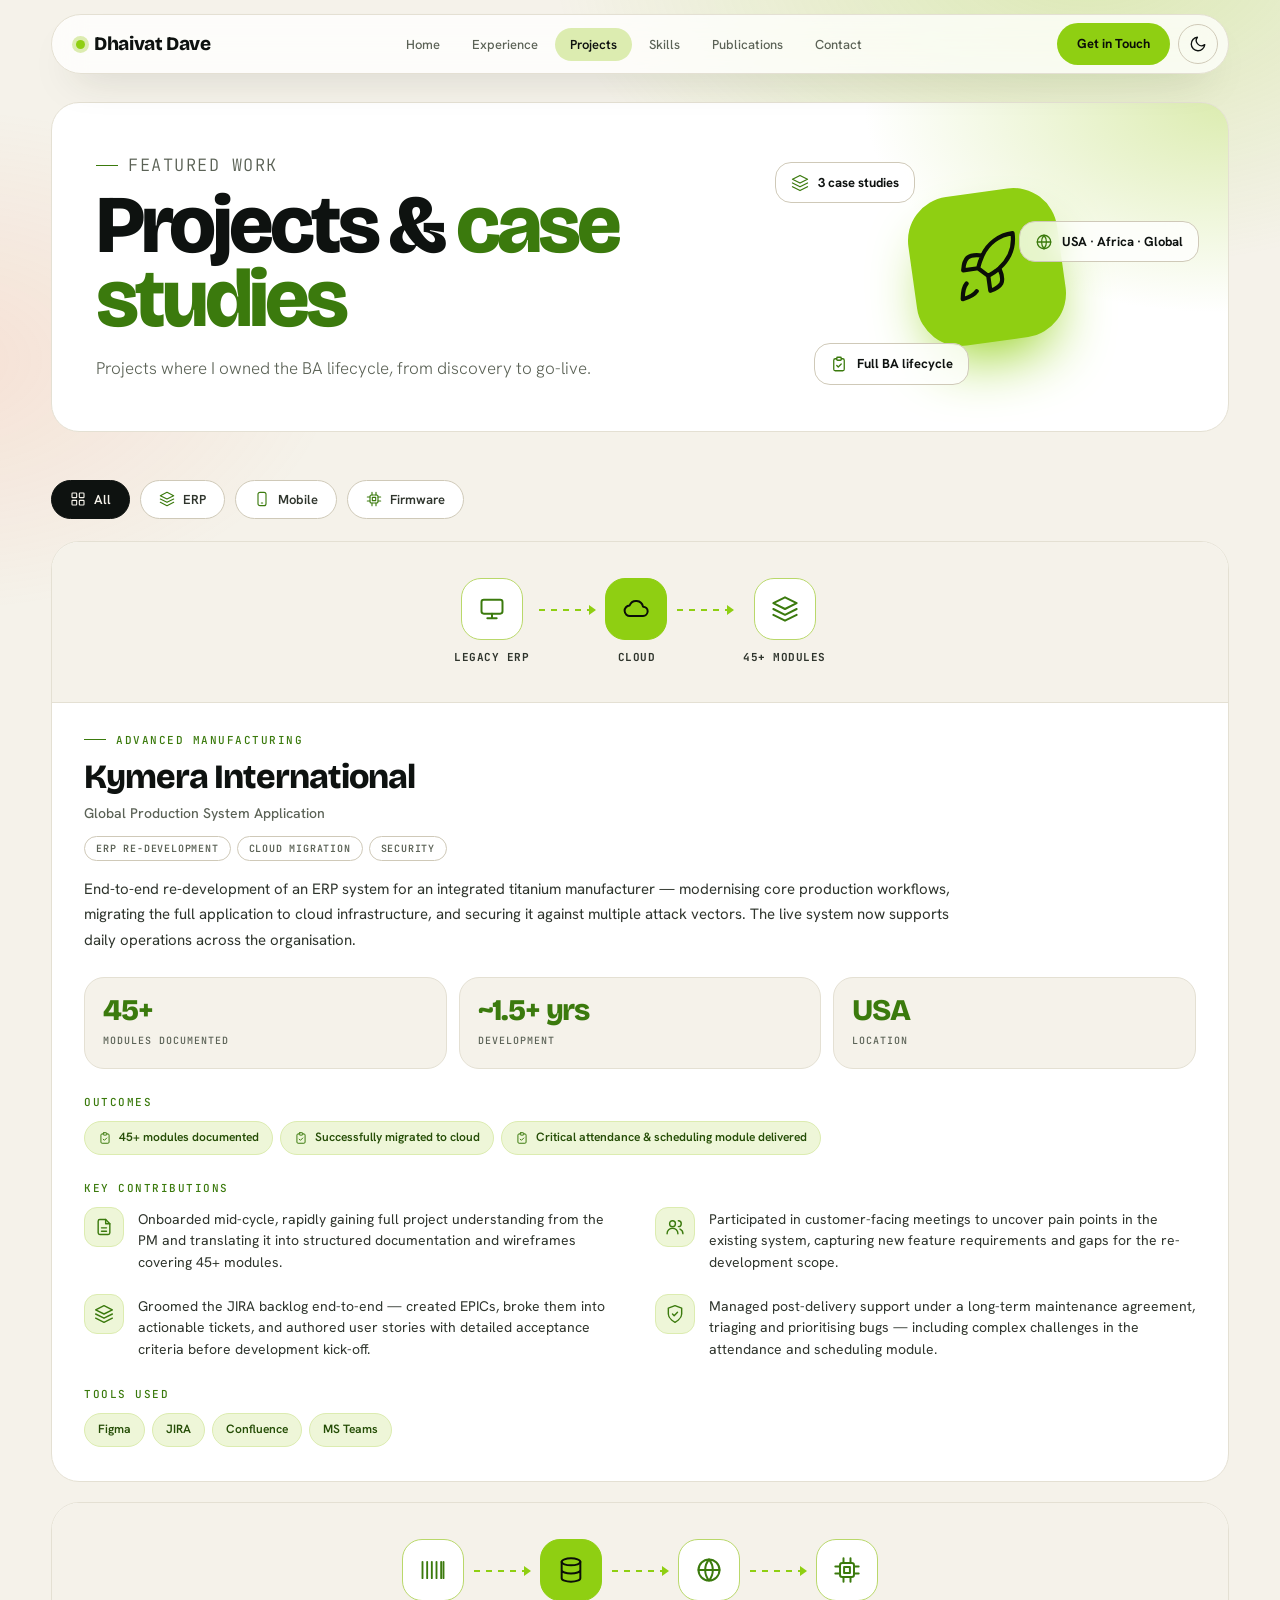
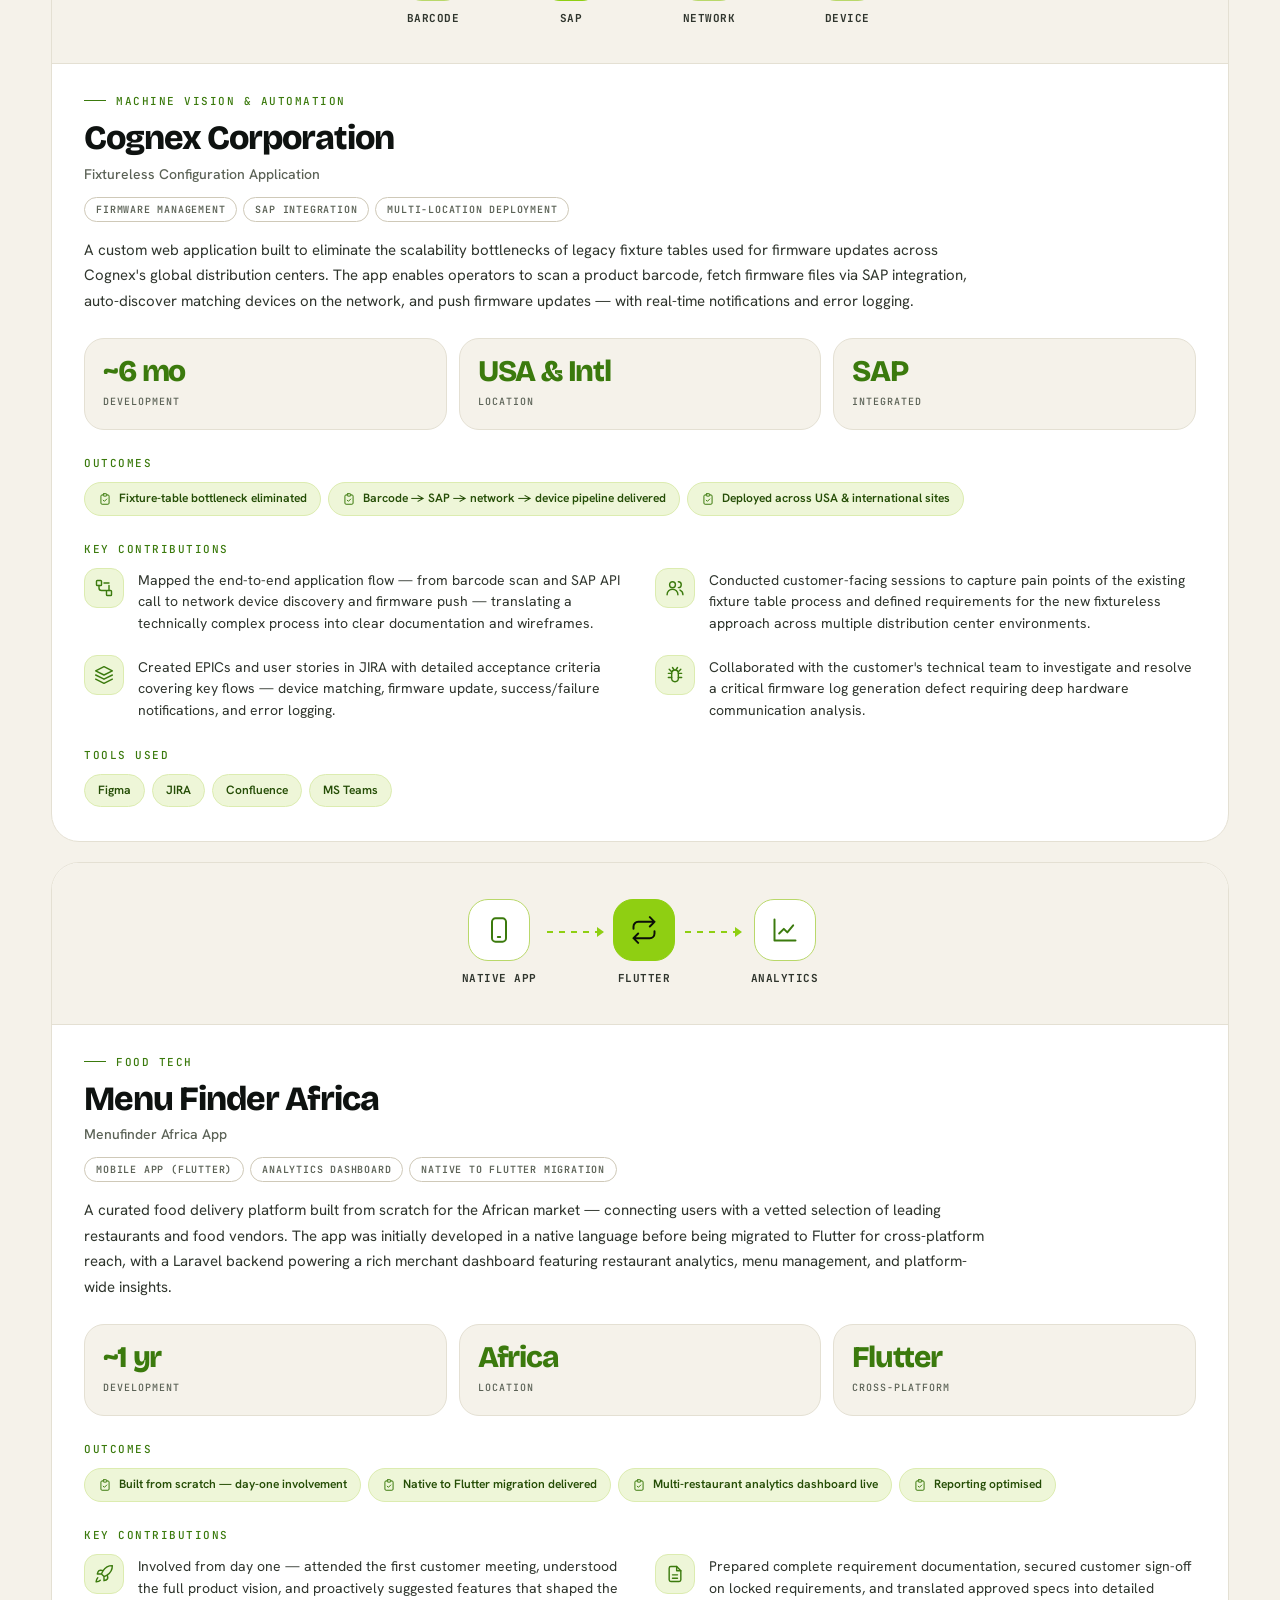
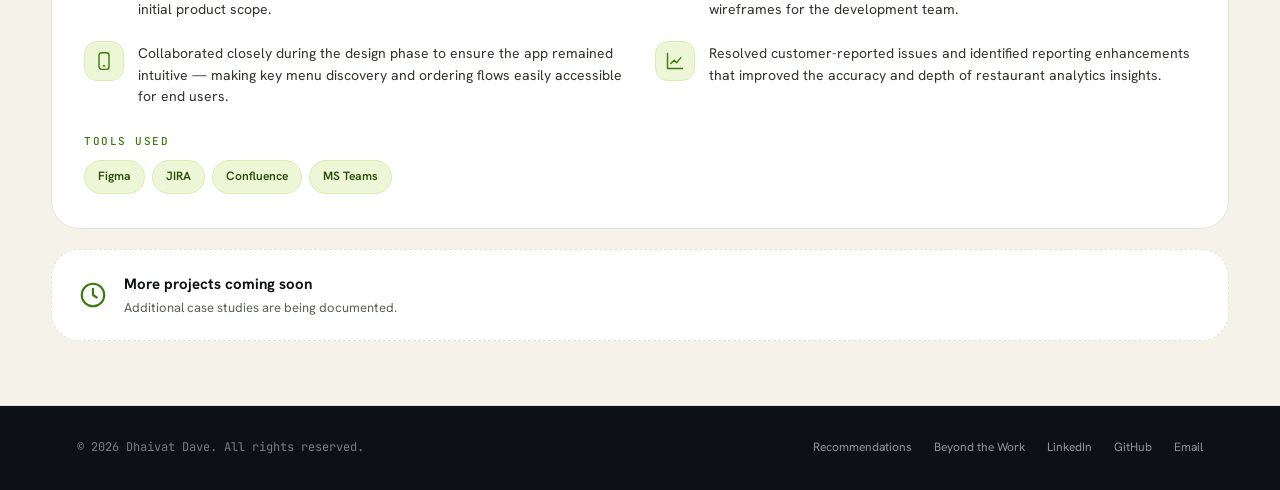
<file: projects.html>
<!DOCTYPE html>
<html lang="en"><head><meta charset="UTF-8"><meta name="viewport" content="width=device-width, initial-scale=1.0">
<title>Projects — Dhaivat Dave</title><meta name="description" content="Case studies: Kymera International, Cognex Corporation and Menu Finder Africa.">
<!-- Google tag (gtag.js) -->
<script async src="https://www.googletagmanager.com/gtag/js?id=G-QF8JS03SJG"></script>
<script>window.dataLayer=window.dataLayer||[];function gtag(){dataLayer.push(arguments);}gtag('js',new Date());gtag('config','G-QF8JS03SJG');</script>
<link rel="preconnect" href="https://fonts.googleapis.com">
<link href="https://fonts.googleapis.com/css2?family=Bricolage+Grotesque:opsz,wght@12..96,500;12..96,700;12..96,800&family=Hanken+Grotesk:ital,wght@0,300;0,400;0,500;0,600;0,700;1,400&family=JetBrains+Mono:wght@400;500&display=swap" rel="stylesheet">
<meta name="theme-color" content="#090b0e">
<script>(function(){var d=document.documentElement;d.classList.add('js');var t=null;try{t=localStorage.getItem('dd-theme');}catch(e){}if(t!=='light'&&t!=='dark'){t=(window.matchMedia&&matchMedia('(prefers-color-scheme: light)').matches)?'light':'dark';}d.setAttribute('data-theme',t);})();</script>
<script src="theme.js" defer></script>
<script src="analytics.js" defer></script>
<link rel="stylesheet" href="style.css"><link rel="stylesheet" href="ui.css">
<style>
.filters{display:flex;gap:10px;flex-wrap:wrap;margin-bottom:22px;}
.fbtn{display:inline-flex;align-items:center;gap:8px;font:600 13px var(--body);padding:10px 18px;border-radius:100px;background:var(--card);border:1.5px solid var(--border2);color:var(--ink2);cursor:pointer;transition:all .2s;}
.fbtn .ic{color:var(--g600);font-size:16px;}.fbtn:hover{border-color:var(--g400);}
.fbtn.active{background:var(--ink);color:var(--paper);border-color:var(--ink);}.fbtn.active .ic{color:var(--paper);}
.projs{display:grid;gap:20px;}
.proj{padding:0;}
.proj .diagram{padding:36px 22px;}
.pbody{padding:28px 32px 34px;}
.pbody h3{font:800 clamp(24px,3vw,34px) var(--display);letter-spacing:-1px;line-height:1.08;margin:4px 0 14px;}
.pbody h3 small{display:block;font:500 14px var(--body);letter-spacing:0;color:var(--ink3);margin-top:8px;}
.ptags{display:flex;flex-wrap:wrap;gap:6px;margin-bottom:16px;}
.ptag{font:600 10px var(--mono);letter-spacing:.8px;text-transform:uppercase;padding:5px 11px;border-radius:100px;border:1px solid var(--border2);color:var(--ink3);}
.pdesc{font-size:15px;color:var(--ink2);line-height:1.7;max-width:900px;margin-bottom:24px;}
.psub{font:500 11px var(--mono);letter-spacing:1.5px;text-transform:uppercase;color:var(--g600);margin:26px 0 12px;}
.metrics{display:grid;grid-template-columns:repeat(3,1fr);gap:12px;}
.metric{background:var(--paper);border:1px solid var(--border);border-radius:20px;padding:16px 18px;}
.metric b{display:block;font:800 30px var(--display);letter-spacing:-1.2px;color:var(--g600);line-height:1.1;}
.metric span{font:500 10px var(--mono);letter-spacing:1px;text-transform:uppercase;color:var(--ink3);}
.contribs{display:grid;grid-template-columns:1fr 1fr;gap:20px 30px;}
.soon{margin-top:20px;display:flex;align-items:center;gap:16px;padding:22px 26px;border-style:dashed;}
.soon .ic{font-size:30px;color:var(--g600);}.soon p{font-size:13px;color:var(--ink3);}
@media(max-width:800px){.contribs{grid-template-columns:1fr;}}
@media(max-width:700px){.pbody{padding:22px 18px 26px;}.metrics{gap:8px;}.metric{padding:12px;border-radius:16px;}.metric b{font-size:21px;}.proj .diagram{padding:26px 8px;}.pdesc{font-size:14px;}}
</style></head><body><svg width="0" height="0" style="position:absolute" aria-hidden="true"><defs>
<symbol id="i-search" viewBox="0 0 24 24"><circle cx="11" cy="11" r="7"/><path d="M21 21l-4.3-4.3"/></symbol>
<symbol id="i-doc" viewBox="0 0 24 24"><path d="M14 3H7a2 2 0 00-2 2v14a2 2 0 002 2h10a2 2 0 002-2V8z"/><path d="M14 3v5h5M9 13h6M9 17h6"/></symbol>
<symbol id="i-bolt" viewBox="0 0 24 24"><path d="M13 2L4 14h7l-1 8 9-12h-7z"/></symbol>
<symbol id="i-check" viewBox="0 0 24 24"><path d="M9 5H7a2 2 0 00-2 2v12a2 2 0 002 2h10a2 2 0 002-2V7a2 2 0 00-2-2h-2"/><rect x="9" y="3" width="6" height="4" rx="1"/><path d="M9 14l2 2 4-4"/></symbol>
<symbol id="i-users" viewBox="0 0 24 24"><circle cx="9" cy="8" r="3.5"/><path d="M2.5 20a6.5 6.5 0 0113 0M16 4.5a3.5 3.5 0 010 7M18 14.5a6 6 0 013.5 5.5"/></symbol>
<symbol id="i-gear" viewBox="0 0 24 24"><circle cx="12" cy="12" r="3"/><path d="M19.4 15a1.7 1.7 0 00.3 1.8l.1.1a2 2 0 11-2.8 2.8l-.1-.1a1.7 1.7 0 00-1.8-.3 1.7 1.7 0 00-1 1.5V21a2 2 0 11-4 0v-.1a1.7 1.7 0 00-1.1-1.5 1.7 1.7 0 00-1.8.3l-.1.1a2 2 0 11-2.8-2.8l.1-.1a1.7 1.7 0 00.3-1.8 1.7 1.7 0 00-1.5-1H3a2 2 0 110-4h.1a1.7 1.7 0 001.5-1.1 1.7 1.7 0 00-.3-1.8l-.1-.1a2 2 0 112.8-2.8l.1.1a1.7 1.7 0 001.8.3H9a1.7 1.7 0 001-1.5V3a2 2 0 114 0v.1a1.7 1.7 0 001 1.5 1.7 1.7 0 001.8-.3l.1-.1a2 2 0 112.8 2.8l-.1.1a1.7 1.7 0 00-.3 1.8V9a1.7 1.7 0 001.5 1H21a2 2 0 110 4h-.1a1.7 1.7 0 00-1.5 1z"/></symbol>
<symbol id="i-eye" viewBox="0 0 24 24"><path d="M1 12s4-7 11-7 11 7 11 7-4 7-11 7S1 12 1 12z"/><circle cx="12" cy="12" r="3"/></symbol>
<symbol id="i-food" viewBox="0 0 24 24"><path d="M7 3v8a2 2 0 002 2v8M5 3v6M9 3v6M17 21V3c-2.5 1.5-4 4.5-4 8h4"/></symbol>
<symbol id="i-cloud" viewBox="0 0 24 24"><path d="M18 18a4 4 0 000-8 6 6 0 00-11.5-1A4.5 4.5 0 007 18z"/></symbol>
<symbol id="i-wallet" viewBox="0 0 24 24"><path d="M3 7a2 2 0 012-2h13v4M3 7v11a2 2 0 002 2h14a1 1 0 001-1v-9a1 1 0 00-1-1H5a2 2 0 01-2-2z"/><circle cx="16.5" cy="14.5" r="1"/></symbol>
<symbol id="i-cart" viewBox="0 0 24 24"><circle cx="9" cy="20" r="1.5"/><circle cx="18" cy="20" r="1.5"/><path d="M2 3h3l2.7 12.4a2 2 0 002 1.6h7.7a2 2 0 002-1.5L21 8H6"/></symbol>
<symbol id="i-phone" viewBox="0 0 24 24"><rect x="6" y="2" width="12" height="20" rx="3"/><path d="M11 18h2"/></symbol>
<symbol id="i-layers" viewBox="0 0 24 24"><path d="M12 2l10 5-10 5L2 7z"/><path d="M2 12l10 5 10-5M2 17l10 5 10-5"/></symbol>
<symbol id="i-barcode" viewBox="0 0 24 24"><path d="M3 5v14M7 5v14M11 5v14M15 5v14M19 5v14M21 5v14" stroke-width="1.6"/></symbol>
<symbol id="i-db" viewBox="0 0 24 24"><ellipse cx="12" cy="5" rx="8" ry="3"/><path d="M4 5v14c0 1.7 3.6 3 8 3s8-1.3 8-3V5M4 12c0 1.7 3.6 3 8 3s8-1.3 8-3"/></symbol>
<symbol id="i-chip" viewBox="0 0 24 24"><rect x="6" y="6" width="12" height="12" rx="2"/><rect x="9.5" y="9.5" width="5" height="5"/><path d="M9 2v4M15 2v4M9 18v4M15 18v4M2 9h4M2 15h4M18 9h4M18 15h4"/></symbol>
<symbol id="i-old" viewBox="0 0 24 24"><rect x="3" y="4" width="18" height="12" rx="2"/><path d="M8 20h8M12 16v4"/></symbol>
<symbol id="i-book" viewBox="0 0 24 24"><path d="M4 19.5A2.5 2.5 0 016.5 17H20V3H6.5A2.5 2.5 0 004 5.5z"/><path d="M4 19.5A2.5 2.5 0 006.5 22H20v-5"/></symbol>
<symbol id="i-cal" viewBox="0 0 24 24"><rect x="3" y="4" width="18" height="17" rx="2"/><path d="M3 9h18M8 2v4M16 2v4"/></symbol>
<symbol id="i-globe" viewBox="0 0 24 24"><circle cx="12" cy="12" r="9"/><path d="M3 12h18M12 3a14 14 0 010 18M12 3a14 14 0 000 18"/></symbol>
<symbol id="i-arrow" viewBox="0 0 24 24"><path d="M5 12h14M13 6l6 6-6 6"/></symbol>
<symbol id="i-in" viewBox="0 0 24 24"><path d="M16 8a6 6 0 016 6v7h-4v-7a2 2 0 00-4 0v7h-4v-7a6 6 0 016-6zM2 9h4v12H2z"/><circle cx="4" cy="4" r="2"/></symbol>
<symbol id="i-mail" viewBox="0 0 24 24"><rect x="2" y="4" width="20" height="16" rx="2"/><path d="M22 7l-10 6L2 7"/></symbol>
<symbol id="i-rocket" viewBox="0 0 24 24"><path d="M4.5 16.5c-1.5 1.3-2 5-2 5s3.7-.5 5-2M12 15l-3-3a22 22 0 012-4 12.9 12.9 0 0111-6c0 2.7-.8 7.5-6 11a22 22 0 01-4 2zM9 12H4s.6-3 2-4c1.6-1 5 0 5 0M12 15v5s3-.6 4-2c1-1.6 0-5 0-5"/></symbol>
<symbol id="i-pen" viewBox="0 0 24 24"><path d="M12 20h9M16.5 3.5a2.1 2.1 0 013 3L7 19l-4 1 1-4z"/></symbol>
<symbol id="i-flag" viewBox="0 0 24 24"><path d="M4 22V4M4 4h13l-2 4 2 4H4"/></symbol>
<symbol id="i-pin" viewBox="0 0 24 24"><path d="M21 10c0 7-9 13-9 13S3 17 3 10a9 9 0 0118 0z"/><circle cx="12" cy="10" r="3"/></symbol>

<symbol id="i-brief" viewBox="0 0 24 24"><rect x="2" y="7" width="20" height="14" rx="2"/><path d="M16 7V5a2 2 0 00-2-2h-4a2 2 0 00-2 2v2M2 13h20"/></symbol>
<symbol id="i-quote" viewBox="0 0 24 24"><path d="M3 21c3 0 7-1 7-8V5H3v8h4M14 21c3 0 7-1 7-8V5h-7v8h4"/></symbol>
<symbol id="i-send" viewBox="0 0 24 24"><path d="M22 2L11 13M22 2l-7 20-4-9-9-4z"/></symbol>
<symbol id="i-clock" viewBox="0 0 24 24"><circle cx="12" cy="12" r="9"/><path d="M12 7v5l3 2"/></symbol>
<symbol id="i-ext" viewBox="0 0 24 24"><path d="M18 13v6a2 2 0 01-2 2H5a2 2 0 01-2-2V8a2 2 0 012-2h6M15 3h6v6M10 14L21 3"/></symbol>
<symbol id="i-cap" viewBox="0 0 24 24"><path d="M22 10L12 5 2 10l10 5z"/><path d="M6 12v5c3 2.5 9 2.5 12 0v-5M22 10v6"/></symbol>
<symbol id="i-camera" viewBox="0 0 24 24"><path d="M23 19a2 2 0 01-2 2H3a2 2 0 01-2-2V8a2 2 0 012-2h4l2-3h6l2 3h4a2 2 0 012 2z"/><circle cx="12" cy="13" r="4"/></symbol>
<symbol id="i-road" viewBox="0 0 24 24"><path d="M8 3L4 21M16 3l4 18M12 4v3M12 11v3M12 18v3"/></symbol>
<symbol id="i-bug" viewBox="0 0 24 24"><rect x="8" y="6" width="8" height="14" rx="4"/><path d="M8 10H4M8 15H4M16 10h4M16 15h4M9 3l2 3M15 3l-2 3M5 5l3 3M19 5l-3 3"/></symbol>
<symbol id="i-flow" viewBox="0 0 24 24"><rect x="3" y="3" width="6" height="6" rx="1"/><rect x="15" y="15" width="6" height="6" rx="1"/><path d="M6 9v3a3 3 0 003 3h6M18 9v6M12 6h6a0 0 0 010 0"/></symbol>
<symbol id="i-shield" viewBox="0 0 24 24"><path d="M12 22s8-4 8-10V5l-8-3-8 3v7c0 6 8 10 8 10z"/><path d="M9 12l2 2 4-4"/></symbol>
<symbol id="i-chart" viewBox="0 0 24 24"><path d="M3 3v18h18M7 15l4-4 3 3 5-6"/></symbol>
<symbol id="i-chat" viewBox="0 0 24 24"><path d="M21 15a2 2 0 01-2 2H7l-4 4V5a2 2 0 012-2h14a2 2 0 012 2z"/></symbol>
<symbol id="i-target" viewBox="0 0 24 24"><circle cx="12" cy="12" r="9"/><circle cx="12" cy="12" r="5"/><circle cx="12" cy="12" r="1"/></symbol>
<symbol id="i-star" viewBox="0 0 24 24"><path d="M12 2l3.1 6.3 6.9 1-5 4.9 1.2 6.8-6.2-3.3-6.2 3.3L8 14.2 3 9.3l6.9-1z"/></symbol>
<symbol id="i-pie" viewBox="0 0 24 24"><path d="M21 12A9 9 0 1112 3v9z"/><path d="M15 3.5A9 9 0 0120.5 9H15z"/></symbol>
<symbol id="i-repeat" viewBox="0 0 24 24"><path d="M17 1l4 4-4 4M3 11V9a4 4 0 014-4h14M7 23l-4-4 4-4M21 13v2a4 4 0 01-4 4H3"/></symbol>
<symbol id="i-grid" viewBox="0 0 24 24"><rect x="3" y="3" width="7" height="7" rx="1"/><rect x="14" y="3" width="7" height="7" rx="1"/><rect x="3" y="14" width="7" height="7" rx="1"/><rect x="14" y="14" width="7" height="7" rx="1"/></symbol>
<symbol id="i-idea" viewBox="0 0 24 24"><path d="M9 18h6M10 22h4M12 2a7 7 0 00-4 12.7c.6.5 1 1.3 1 2.3h6c0-1 .4-1.8 1-2.3A7 7 0 0012 2z"/></symbol>
<symbol id="i-paw" viewBox="0 0 24 24"><circle cx="5" cy="11" r="2"/><circle cx="9" cy="6" r="2"/><circle cx="15" cy="6" r="2"/><circle cx="19" cy="11" r="2"/><path d="M12 12c-3 0-6 3-6 6 0 2 2 3 4 2l2-.7 2 .7c2 1 4 0 4-2 0-3-3-6-6-6z"/></symbol>
</defs></svg><nav class="nav"><a href="index.html" class="nav-logo">Dhaivat Dave</a><ul class="nav-links"><li><a href="index.html">Home</a></li><li><a href="experience.html">Experience</a></li><li><a href="projects.html" class="active">Projects</a></li><li><a href="skills.html">Skills</a></li><li><a href="publications.html">Publications</a></li><li><a href="contact.html">Contact</a></li></ul><div class="nav-right"><a href="contact.html" class="nav-cta">Get in Touch</a><button class="theme-toggle" type="button" aria-label="Switch theme"><svg class="i-sun" viewBox="0 0 24 24" fill="none" stroke="currentColor" stroke-width="1.8" stroke-linecap="round"><circle cx="12" cy="12" r="4"/><path d="M12 2v2M12 20v2M4.9 4.9l1.4 1.4M17.7 17.7l1.4 1.4M2 12h2M20 12h2M4.9 19.1l1.4-1.4M17.7 6.3l1.4-1.4"/></svg><svg class="i-moon" viewBox="0 0 24 24" fill="none" stroke="currentColor" stroke-width="1.8" stroke-linecap="round" stroke-linejoin="round"><path d="M21 12.8A9 9 0 1111.2 3a7 7 0 009.8 9.8z"/></svg></button><div class="hamburger" role="button" tabindex="0" aria-label="Menu" onclick="document.getElementById('mobileMenu').classList.toggle('open')"><span></span><span></span><span></span></div></div></nav><div class="mobile-menu" id="mobileMenu"><a href="index.html">Home</a><a href="experience.html">Experience</a><a href="projects.html" class="active">Projects</a><a href="skills.html">Skills</a><a href="publications.html">Publications</a><a href="contact.html">Contact</a></div><main class="wrap"><section class="tile ph flat"><div class="ph-l"><p class="lbl">Featured work</p><h1>Projects &amp; <em>case studies</em></h1><p>Projects where I owned the BA lifecycle, from discovery to go-live.</p></div><div class="ph-r"><div class="ph-orb"><svg class="ic" ><use href="#i-rocket"/></svg></div><div class="ph-float pf1"><svg class="ic" ><use href="#i-layers"/></svg>3 case studies</div><div class="ph-float pf2"><svg class="ic" ><use href="#i-globe"/></svg>USA · Africa · Global</div><div class="ph-float pf3"><svg class="ic" ><use href="#i-check"/></svg>Full BA lifecycle</div></div></section><section class="sec"><div class="filters"><button class="fbtn active" onclick="filterProj('all',this)"><svg class="ic" ><use href="#i-grid"/></svg>All</button><button class="fbtn" onclick="filterProj('erp',this)"><svg class="ic" ><use href="#i-layers"/></svg>ERP</button><button class="fbtn" onclick="filterProj('mobile',this)"><svg class="ic" ><use href="#i-phone"/></svg>Mobile</button><button class="fbtn" onclick="filterProj('firmware',this)"><svg class="ic" ><use href="#i-chip"/></svg>Firmware</button></div><div class="projs"><article class="tile proj reveal flat" data-tags="erp cloud"><div class="diagram"><div class="node"><i><svg class="ic" ><use href="#i-old"/></svg></i>Legacy ERP</div><div class="arrow"></div><div class="node hot"><i><svg class="ic" ><use href="#i-cloud"/></svg></i>Cloud</div><div class="arrow"></div><div class="node"><i><svg class="ic" ><use href="#i-layers"/></svg></i>45+ modules</div></div><div class="pbody"><p class="lbl">Advanced Manufacturing</p><h3>Kymera International <small>Global Production System Application</small></h3><div class="ptags"><span class="ptag">ERP re-development</span><span class="ptag">Cloud migration</span><span class="ptag">Security</span></div><p class="pdesc">End-to-end re-development of an ERP system for an integrated titanium manufacturer — modernising core production workflows, migrating the full application to cloud infrastructure, and securing it against multiple attack vectors. The live system now supports daily operations across the organisation.</p><div class="metrics"><div class="metric"><b>45+</b><span>Modules documented</span></div><div class="metric"><b>~1.5+ yrs</b><span>Development</span></div><div class="metric"><b>USA</b><span>Location</span></div></div><p class="psub">Outcomes</p><div class="chips"><span class="chipx"><svg class="ic" ><use href="#i-check"/></svg>45+ modules documented</span><span class="chipx"><svg class="ic" ><use href="#i-check"/></svg>Successfully migrated to cloud</span><span class="chipx"><svg class="ic" ><use href="#i-check"/></svg>Critical attendance &amp; scheduling module delivered</span></div><p class="psub">Key contributions</p><div class="contribs"><div class="irow"><div class="ico"><svg class="ic" ><use href="#i-doc"/></svg></div><p>Onboarded mid-cycle, rapidly gaining full project understanding from the PM and translating it into structured documentation and wireframes covering 45+ modules.</p></div><div class="irow"><div class="ico"><svg class="ic" ><use href="#i-users"/></svg></div><p>Participated in customer-facing meetings to uncover pain points in the existing system, capturing new feature requirements and gaps for the re-development scope.</p></div><div class="irow"><div class="ico"><svg class="ic" ><use href="#i-layers"/></svg></div><p>Groomed the JIRA backlog end-to-end — created EPICs, broke them into actionable tickets, and authored user stories with detailed acceptance criteria before development kick-off.</p></div><div class="irow"><div class="ico"><svg class="ic" ><use href="#i-shield"/></svg></div><p>Managed post-delivery support under a long-term maintenance agreement, triaging and prioritising bugs — including complex challenges in the attendance and scheduling module.</p></div></div><p class="psub">Tools used</p><div class="chips"><span class="chipx">Figma</span><span class="chipx">JIRA</span><span class="chipx">Confluence</span><span class="chipx">MS Teams</span></div></div></article><article class="tile proj reveal flat" data-tags="firmware"><div class="diagram"><div class="node"><i><svg class="ic" ><use href="#i-barcode"/></svg></i>Barcode</div><div class="arrow"></div><div class="node hot"><i><svg class="ic" ><use href="#i-db"/></svg></i>SAP</div><div class="arrow"></div><div class="node"><i><svg class="ic" ><use href="#i-globe"/></svg></i>Network</div><div class="arrow"></div><div class="node"><i><svg class="ic" ><use href="#i-chip"/></svg></i>Device</div></div><div class="pbody"><p class="lbl">Machine Vision &amp; Automation</p><h3>Cognex Corporation <small>Fixtureless Configuration Application</small></h3><div class="ptags"><span class="ptag">Firmware management</span><span class="ptag">SAP integration</span><span class="ptag">Multi-location deployment</span></div><p class="pdesc">A custom web application built to eliminate the scalability bottlenecks of legacy fixture tables used for firmware updates across Cognex's global distribution centers. The app enables operators to scan a product barcode, fetch firmware files via SAP integration, auto-discover matching devices on the network, and push firmware updates — with real-time notifications and error logging.</p><div class="metrics"><div class="metric"><b>~6 mo</b><span>Development</span></div><div class="metric"><b>USA &amp; Intl</b><span>Location</span></div><div class="metric"><b>SAP</b><span>Integrated</span></div></div><p class="psub">Outcomes</p><div class="chips"><span class="chipx"><svg class="ic" ><use href="#i-check"/></svg>Fixture-table bottleneck eliminated</span><span class="chipx"><svg class="ic" ><use href="#i-check"/></svg>Barcode → SAP → network → device pipeline delivered</span><span class="chipx"><svg class="ic" ><use href="#i-check"/></svg>Deployed across USA &amp; international sites</span></div><p class="psub">Key contributions</p><div class="contribs"><div class="irow"><div class="ico"><svg class="ic" ><use href="#i-flow"/></svg></div><p>Mapped the end-to-end application flow — from barcode scan and SAP API call to network device discovery and firmware push — translating a technically complex process into clear documentation and wireframes.</p></div><div class="irow"><div class="ico"><svg class="ic" ><use href="#i-users"/></svg></div><p>Conducted customer-facing sessions to capture pain points of the existing fixture table process and defined requirements for the new fixtureless approach across multiple distribution center environments.</p></div><div class="irow"><div class="ico"><svg class="ic" ><use href="#i-layers"/></svg></div><p>Created EPICs and user stories in JIRA with detailed acceptance criteria covering key flows — device matching, firmware update, success/failure notifications, and error logging.</p></div><div class="irow"><div class="ico"><svg class="ic" ><use href="#i-bug"/></svg></div><p>Collaborated with the customer's technical team to investigate and resolve a critical firmware log generation defect requiring deep hardware communication analysis.</p></div></div><p class="psub">Tools used</p><div class="chips"><span class="chipx">Figma</span><span class="chipx">JIRA</span><span class="chipx">Confluence</span><span class="chipx">MS Teams</span></div></div></article><article class="tile proj reveal flat" data-tags="mobile"><div class="diagram"><div class="node"><i><svg class="ic" ><use href="#i-phone"/></svg></i>Native app</div><div class="arrow"></div><div class="node hot"><i><svg class="ic" ><use href="#i-repeat"/></svg></i>Flutter</div><div class="arrow"></div><div class="node"><i><svg class="ic" ><use href="#i-chart"/></svg></i>Analytics</div></div><div class="pbody"><p class="lbl">Food Tech</p><h3>Menu Finder Africa <small>Menufinder Africa App</small></h3><div class="ptags"><span class="ptag">Mobile app (Flutter)</span><span class="ptag">Analytics dashboard</span><span class="ptag">Native to Flutter migration</span></div><p class="pdesc">A curated food delivery platform built from scratch for the African market — connecting users with a vetted selection of leading restaurants and food vendors. The app was initially developed in a native language before being migrated to Flutter for cross-platform reach, with a Laravel backend powering a rich merchant dashboard featuring restaurant analytics, menu management, and platform-wide insights.</p><div class="metrics"><div class="metric"><b>~1 yr</b><span>Development</span></div><div class="metric"><b>Africa</b><span>Location</span></div><div class="metric"><b>Flutter</b><span>Cross-platform</span></div></div><p class="psub">Outcomes</p><div class="chips"><span class="chipx"><svg class="ic" ><use href="#i-check"/></svg>Built from scratch — day-one involvement</span><span class="chipx"><svg class="ic" ><use href="#i-check"/></svg>Native to Flutter migration delivered</span><span class="chipx"><svg class="ic" ><use href="#i-check"/></svg>Multi-restaurant analytics dashboard live</span><span class="chipx"><svg class="ic" ><use href="#i-check"/></svg>Reporting optimised</span></div><p class="psub">Key contributions</p><div class="contribs"><div class="irow"><div class="ico"><svg class="ic" ><use href="#i-rocket"/></svg></div><p>Involved from day one — attended the first customer meeting, understood the full product vision, and proactively suggested features that shaped the initial product scope.</p></div><div class="irow"><div class="ico"><svg class="ic" ><use href="#i-doc"/></svg></div><p>Prepared complete requirement documentation, secured customer sign-off on locked requirements, and translated approved specs into detailed wireframes for the development team.</p></div><div class="irow"><div class="ico"><svg class="ic" ><use href="#i-phone"/></svg></div><p>Collaborated closely during the design phase to ensure the app remained intuitive — making key menu discovery and ordering flows easily accessible for end users.</p></div><div class="irow"><div class="ico"><svg class="ic" ><use href="#i-chart"/></svg></div><p>Resolved customer-reported issues and identified reporting enhancements that improved the accuracy and depth of restaurant analytics insights.</p></div></div><p class="psub">Tools used</p><div class="chips"><span class="chipx">Figma</span><span class="chipx">JIRA</span><span class="chipx">Confluence</span><span class="chipx">MS Teams</span></div></div></article></div><div class="tile soon flat"><svg class="ic" ><use href="#i-clock"/></svg><div><b>More projects coming soon</b><p>Additional case studies are being documented.</p></div></div></section><div style="height:64px"></div></main><footer class="footer"><p>© 2026 Dhaivat Dave. All rights reserved.</p><div class="footer-links"><a href="recommendations.html">Recommendations</a><a href="beyond.html">Beyond the Work</a><a href="https://www.linkedin.com/in/davedhaivat" target="_blank" rel="noopener">LinkedIn</a><a href="https://github.com/davedhaivat" target="_blank" rel="noopener">GitHub</a><a href="mailto:davedhaivat@gmail.com">Email</a></div></footer><script>function filterProj(tag,btn){document.querySelectorAll('.fbtn').forEach(function(b){b.classList.remove('active');});btn.classList.add('active');document.querySelectorAll('.proj').forEach(function(c){c.style.display=(tag==='all'||c.dataset.tags.indexOf(tag)>-1)?'block':'none';});}</script></body></html>
</file>
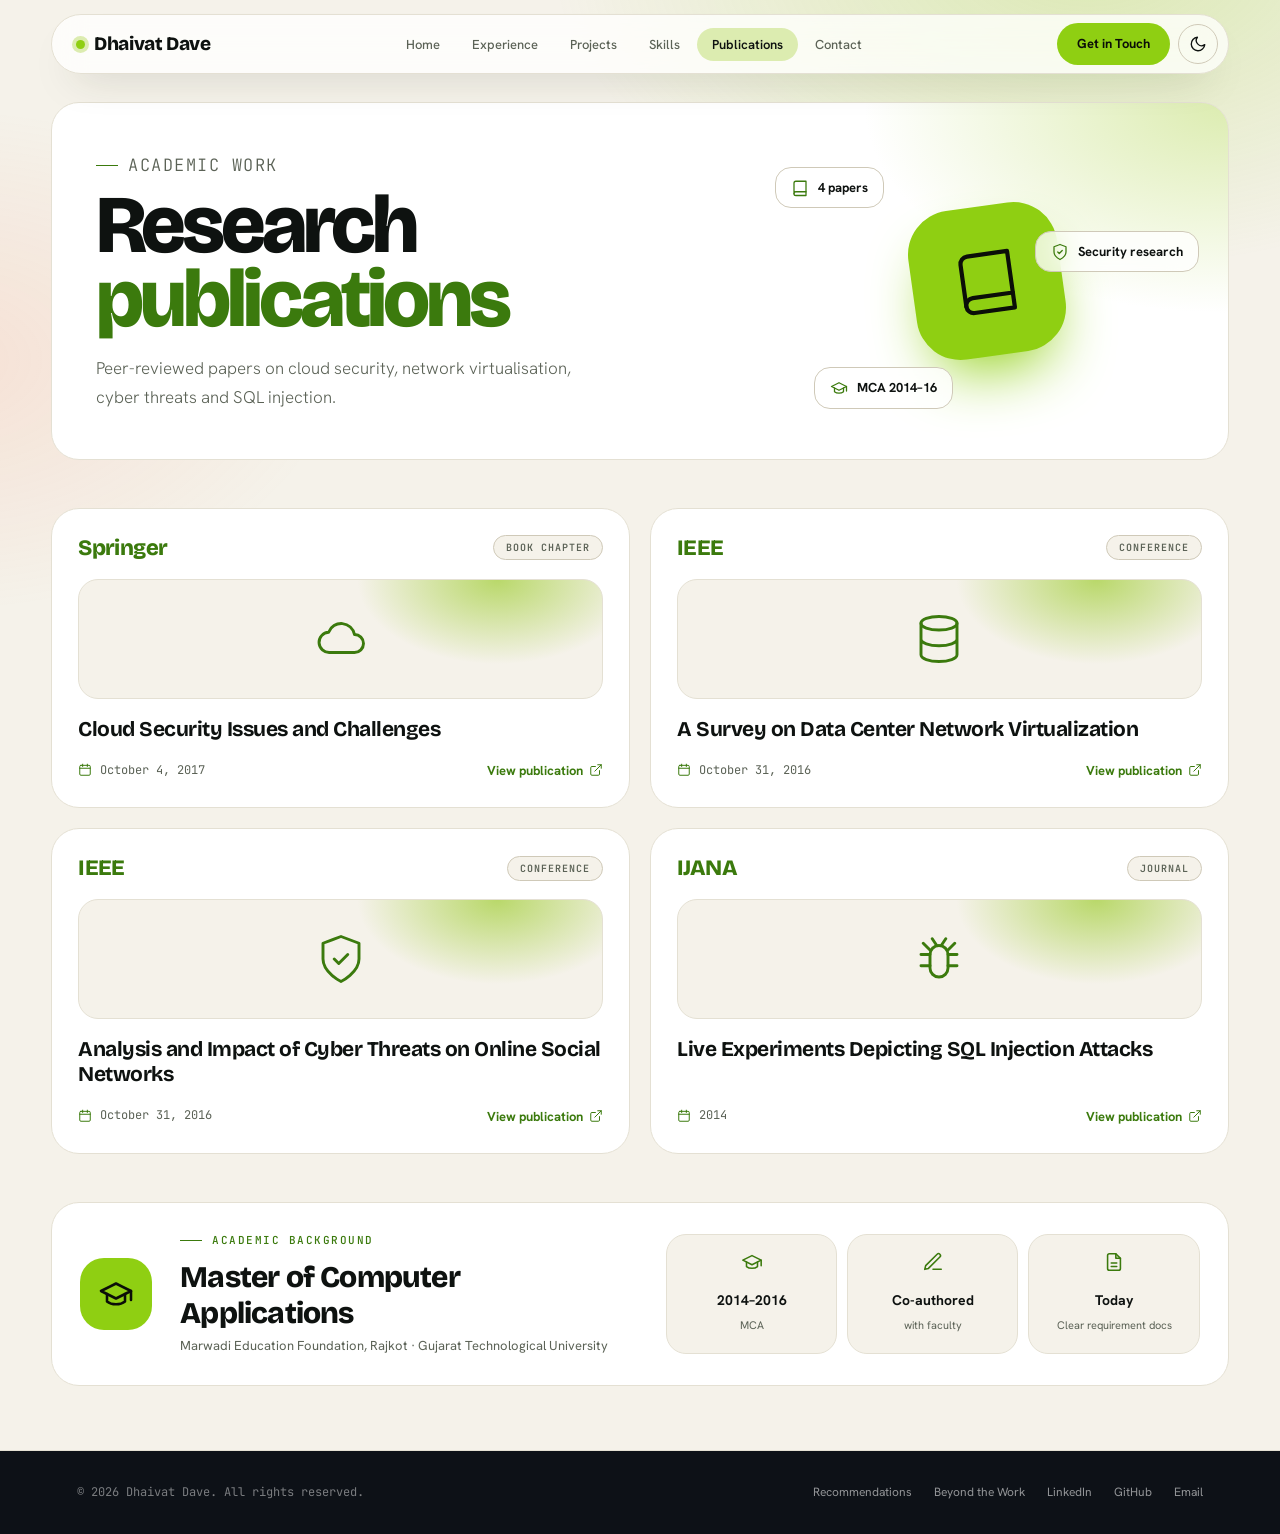
<file: publications.html>
<!DOCTYPE html>
<html lang="en"><head><meta charset="UTF-8"><meta name="viewport" content="width=device-width, initial-scale=1.0">
<title>Publications — Dhaivat Dave</title><meta name="description" content="Peer-reviewed research published in Springer, IEEE Xplore and IJANA.">
<!-- Google tag (gtag.js) -->
<script async src="https://www.googletagmanager.com/gtag/js?id=G-QF8JS03SJG"></script>
<script>window.dataLayer=window.dataLayer||[];function gtag(){dataLayer.push(arguments);}gtag('js',new Date());gtag('config','G-QF8JS03SJG');</script>
<link rel="preconnect" href="https://fonts.googleapis.com">
<link href="https://fonts.googleapis.com/css2?family=Bricolage+Grotesque:opsz,wght@12..96,500;12..96,700;12..96,800&family=Hanken+Grotesk:ital,wght@0,300;0,400;0,500;0,600;0,700;1,400&family=JetBrains+Mono:wght@400;500&display=swap" rel="stylesheet">
<meta name="theme-color" content="#090b0e">
<script>(function(){var d=document.documentElement;d.classList.add('js');var t=null;try{t=localStorage.getItem('dd-theme');}catch(e){}if(t!=='light'&&t!=='dark'){t=(window.matchMedia&&matchMedia('(prefers-color-scheme: light)').matches)?'light':'dark';}d.setAttribute('data-theme',t);})();</script>
<script src="theme.js" defer></script>
<script src="analytics.js" defer></script>
<link rel="stylesheet" href="style.css"><link rel="stylesheet" href="ui.css">
<style>
.pubs{display:grid;grid-template-columns:1fr 1fr;gap:20px;}
.pub{padding:26px;display:flex;flex-direction:column;gap:18px;text-decoration:none;color:inherit;}
.pub:hover{transform:translateY(-4px);}
.pub-top{display:flex;align-items:center;justify-content:space-between;}
.pub-badge{font:800 22px var(--display);letter-spacing:-.6px;color:var(--g600);}
.pub-type{font:600 10px var(--mono);letter-spacing:1px;text-transform:uppercase;padding:5px 12px;border-radius:100px;background:var(--paper);border:1px solid var(--border2);color:var(--ink3);}
.pub-art{height:120px;border-radius:20px;background:radial-gradient(200px 120px at 80% 0,var(--g200),transparent 70%),var(--paper);border:1px solid var(--border);display:flex;align-items:center;justify-content:center;font-size:54px;color:var(--g600);}
.pub-art .ic{stroke-width:1.3;}
.pub h3{font:700 21px var(--display);letter-spacing:-.5px;line-height:1.2;flex:1;}
.pub-foot{display:flex;align-items:center;justify-content:space-between;gap:10px;flex-wrap:wrap;}
.edu{display:grid;grid-template-columns:auto 1.2fr 1.4fr;gap:28px;align-items:center;}
.edu-ic{width:72px;height:72px;border-radius:24px;background:var(--g400);color:#0b0e08;display:flex;align-items:center;justify-content:center;font-size:36px;}
.edu-t h3{font:800 clamp(22px,2.4vw,30px) var(--display);letter-spacing:-.8px;}
.edu-t p:last-child{font-size:13px;color:var(--ink3);margin-top:4px;}
.edu-steps{display:flex;align-items:stretch;gap:10px;}
.es{flex:1;background:var(--paper);border:1px solid var(--border);border-radius:20px;padding:16px;text-align:center;}
.es .ic{font-size:22px;color:var(--g600);margin-bottom:8px;}
.es b{display:block;font-size:14px;}.es span{font-size:11px;color:var(--ink3);}
@media(max-width:1000px){.edu{grid-template-columns:auto 1fr;}.edu-steps{grid-column:1/-1;}}
@media(max-width:700px){.pubs{grid-template-columns:1fr;}.edu{grid-template-columns:1fr;gap:18px;}.edu-steps{flex-direction:column;}}
</style></head><body><svg width="0" height="0" style="position:absolute" aria-hidden="true"><defs>
<symbol id="i-search" viewBox="0 0 24 24"><circle cx="11" cy="11" r="7"/><path d="M21 21l-4.3-4.3"/></symbol>
<symbol id="i-doc" viewBox="0 0 24 24"><path d="M14 3H7a2 2 0 00-2 2v14a2 2 0 002 2h10a2 2 0 002-2V8z"/><path d="M14 3v5h5M9 13h6M9 17h6"/></symbol>
<symbol id="i-bolt" viewBox="0 0 24 24"><path d="M13 2L4 14h7l-1 8 9-12h-7z"/></symbol>
<symbol id="i-check" viewBox="0 0 24 24"><path d="M9 5H7a2 2 0 00-2 2v12a2 2 0 002 2h10a2 2 0 002-2V7a2 2 0 00-2-2h-2"/><rect x="9" y="3" width="6" height="4" rx="1"/><path d="M9 14l2 2 4-4"/></symbol>
<symbol id="i-users" viewBox="0 0 24 24"><circle cx="9" cy="8" r="3.5"/><path d="M2.5 20a6.5 6.5 0 0113 0M16 4.5a3.5 3.5 0 010 7M18 14.5a6 6 0 013.5 5.5"/></symbol>
<symbol id="i-gear" viewBox="0 0 24 24"><circle cx="12" cy="12" r="3"/><path d="M19.4 15a1.7 1.7 0 00.3 1.8l.1.1a2 2 0 11-2.8 2.8l-.1-.1a1.7 1.7 0 00-1.8-.3 1.7 1.7 0 00-1 1.5V21a2 2 0 11-4 0v-.1a1.7 1.7 0 00-1.1-1.5 1.7 1.7 0 00-1.8.3l-.1.1a2 2 0 11-2.8-2.8l.1-.1a1.7 1.7 0 00.3-1.8 1.7 1.7 0 00-1.5-1H3a2 2 0 110-4h.1a1.7 1.7 0 001.5-1.1 1.7 1.7 0 00-.3-1.8l-.1-.1a2 2 0 112.8-2.8l.1.1a1.7 1.7 0 001.8.3H9a1.7 1.7 0 001-1.5V3a2 2 0 114 0v.1a1.7 1.7 0 001 1.5 1.7 1.7 0 001.8-.3l.1-.1a2 2 0 112.8 2.8l-.1.1a1.7 1.7 0 00-.3 1.8V9a1.7 1.7 0 001.5 1H21a2 2 0 110 4h-.1a1.7 1.7 0 00-1.5 1z"/></symbol>
<symbol id="i-eye" viewBox="0 0 24 24"><path d="M1 12s4-7 11-7 11 7 11 7-4 7-11 7S1 12 1 12z"/><circle cx="12" cy="12" r="3"/></symbol>
<symbol id="i-food" viewBox="0 0 24 24"><path d="M7 3v8a2 2 0 002 2v8M5 3v6M9 3v6M17 21V3c-2.5 1.5-4 4.5-4 8h4"/></symbol>
<symbol id="i-cloud" viewBox="0 0 24 24"><path d="M18 18a4 4 0 000-8 6 6 0 00-11.5-1A4.5 4.5 0 007 18z"/></symbol>
<symbol id="i-wallet" viewBox="0 0 24 24"><path d="M3 7a2 2 0 012-2h13v4M3 7v11a2 2 0 002 2h14a1 1 0 001-1v-9a1 1 0 00-1-1H5a2 2 0 01-2-2z"/><circle cx="16.5" cy="14.5" r="1"/></symbol>
<symbol id="i-cart" viewBox="0 0 24 24"><circle cx="9" cy="20" r="1.5"/><circle cx="18" cy="20" r="1.5"/><path d="M2 3h3l2.7 12.4a2 2 0 002 1.6h7.7a2 2 0 002-1.5L21 8H6"/></symbol>
<symbol id="i-phone" viewBox="0 0 24 24"><rect x="6" y="2" width="12" height="20" rx="3"/><path d="M11 18h2"/></symbol>
<symbol id="i-layers" viewBox="0 0 24 24"><path d="M12 2l10 5-10 5L2 7z"/><path d="M2 12l10 5 10-5M2 17l10 5 10-5"/></symbol>
<symbol id="i-barcode" viewBox="0 0 24 24"><path d="M3 5v14M7 5v14M11 5v14M15 5v14M19 5v14M21 5v14" stroke-width="1.6"/></symbol>
<symbol id="i-db" viewBox="0 0 24 24"><ellipse cx="12" cy="5" rx="8" ry="3"/><path d="M4 5v14c0 1.7 3.6 3 8 3s8-1.3 8-3V5M4 12c0 1.7 3.6 3 8 3s8-1.3 8-3"/></symbol>
<symbol id="i-chip" viewBox="0 0 24 24"><rect x="6" y="6" width="12" height="12" rx="2"/><rect x="9.5" y="9.5" width="5" height="5"/><path d="M9 2v4M15 2v4M9 18v4M15 18v4M2 9h4M2 15h4M18 9h4M18 15h4"/></symbol>
<symbol id="i-old" viewBox="0 0 24 24"><rect x="3" y="4" width="18" height="12" rx="2"/><path d="M8 20h8M12 16v4"/></symbol>
<symbol id="i-book" viewBox="0 0 24 24"><path d="M4 19.5A2.5 2.5 0 016.5 17H20V3H6.5A2.5 2.5 0 004 5.5z"/><path d="M4 19.5A2.5 2.5 0 006.5 22H20v-5"/></symbol>
<symbol id="i-cal" viewBox="0 0 24 24"><rect x="3" y="4" width="18" height="17" rx="2"/><path d="M3 9h18M8 2v4M16 2v4"/></symbol>
<symbol id="i-globe" viewBox="0 0 24 24"><circle cx="12" cy="12" r="9"/><path d="M3 12h18M12 3a14 14 0 010 18M12 3a14 14 0 000 18"/></symbol>
<symbol id="i-arrow" viewBox="0 0 24 24"><path d="M5 12h14M13 6l6 6-6 6"/></symbol>
<symbol id="i-in" viewBox="0 0 24 24"><path d="M16 8a6 6 0 016 6v7h-4v-7a2 2 0 00-4 0v7h-4v-7a6 6 0 016-6zM2 9h4v12H2z"/><circle cx="4" cy="4" r="2"/></symbol>
<symbol id="i-mail" viewBox="0 0 24 24"><rect x="2" y="4" width="20" height="16" rx="2"/><path d="M22 7l-10 6L2 7"/></symbol>
<symbol id="i-rocket" viewBox="0 0 24 24"><path d="M4.5 16.5c-1.5 1.3-2 5-2 5s3.7-.5 5-2M12 15l-3-3a22 22 0 012-4 12.9 12.9 0 0111-6c0 2.7-.8 7.5-6 11a22 22 0 01-4 2zM9 12H4s.6-3 2-4c1.6-1 5 0 5 0M12 15v5s3-.6 4-2c1-1.6 0-5 0-5"/></symbol>
<symbol id="i-pen" viewBox="0 0 24 24"><path d="M12 20h9M16.5 3.5a2.1 2.1 0 013 3L7 19l-4 1 1-4z"/></symbol>
<symbol id="i-flag" viewBox="0 0 24 24"><path d="M4 22V4M4 4h13l-2 4 2 4H4"/></symbol>
<symbol id="i-pin" viewBox="0 0 24 24"><path d="M21 10c0 7-9 13-9 13S3 17 3 10a9 9 0 0118 0z"/><circle cx="12" cy="10" r="3"/></symbol>

<symbol id="i-brief" viewBox="0 0 24 24"><rect x="2" y="7" width="20" height="14" rx="2"/><path d="M16 7V5a2 2 0 00-2-2h-4a2 2 0 00-2 2v2M2 13h20"/></symbol>
<symbol id="i-quote" viewBox="0 0 24 24"><path d="M3 21c3 0 7-1 7-8V5H3v8h4M14 21c3 0 7-1 7-8V5h-7v8h4"/></symbol>
<symbol id="i-send" viewBox="0 0 24 24"><path d="M22 2L11 13M22 2l-7 20-4-9-9-4z"/></symbol>
<symbol id="i-clock" viewBox="0 0 24 24"><circle cx="12" cy="12" r="9"/><path d="M12 7v5l3 2"/></symbol>
<symbol id="i-ext" viewBox="0 0 24 24"><path d="M18 13v6a2 2 0 01-2 2H5a2 2 0 01-2-2V8a2 2 0 012-2h6M15 3h6v6M10 14L21 3"/></symbol>
<symbol id="i-cap" viewBox="0 0 24 24"><path d="M22 10L12 5 2 10l10 5z"/><path d="M6 12v5c3 2.5 9 2.5 12 0v-5M22 10v6"/></symbol>
<symbol id="i-camera" viewBox="0 0 24 24"><path d="M23 19a2 2 0 01-2 2H3a2 2 0 01-2-2V8a2 2 0 012-2h4l2-3h6l2 3h4a2 2 0 012 2z"/><circle cx="12" cy="13" r="4"/></symbol>
<symbol id="i-road" viewBox="0 0 24 24"><path d="M8 3L4 21M16 3l4 18M12 4v3M12 11v3M12 18v3"/></symbol>
<symbol id="i-bug" viewBox="0 0 24 24"><rect x="8" y="6" width="8" height="14" rx="4"/><path d="M8 10H4M8 15H4M16 10h4M16 15h4M9 3l2 3M15 3l-2 3M5 5l3 3M19 5l-3 3"/></symbol>
<symbol id="i-flow" viewBox="0 0 24 24"><rect x="3" y="3" width="6" height="6" rx="1"/><rect x="15" y="15" width="6" height="6" rx="1"/><path d="M6 9v3a3 3 0 003 3h6M18 9v6M12 6h6a0 0 0 010 0"/></symbol>
<symbol id="i-shield" viewBox="0 0 24 24"><path d="M12 22s8-4 8-10V5l-8-3-8 3v7c0 6 8 10 8 10z"/><path d="M9 12l2 2 4-4"/></symbol>
<symbol id="i-chart" viewBox="0 0 24 24"><path d="M3 3v18h18M7 15l4-4 3 3 5-6"/></symbol>
<symbol id="i-chat" viewBox="0 0 24 24"><path d="M21 15a2 2 0 01-2 2H7l-4 4V5a2 2 0 012-2h14a2 2 0 012 2z"/></symbol>
<symbol id="i-target" viewBox="0 0 24 24"><circle cx="12" cy="12" r="9"/><circle cx="12" cy="12" r="5"/><circle cx="12" cy="12" r="1"/></symbol>
<symbol id="i-star" viewBox="0 0 24 24"><path d="M12 2l3.1 6.3 6.9 1-5 4.9 1.2 6.8-6.2-3.3-6.2 3.3L8 14.2 3 9.3l6.9-1z"/></symbol>
<symbol id="i-pie" viewBox="0 0 24 24"><path d="M21 12A9 9 0 1112 3v9z"/><path d="M15 3.5A9 9 0 0120.5 9H15z"/></symbol>
<symbol id="i-repeat" viewBox="0 0 24 24"><path d="M17 1l4 4-4 4M3 11V9a4 4 0 014-4h14M7 23l-4-4 4-4M21 13v2a4 4 0 01-4 4H3"/></symbol>
<symbol id="i-grid" viewBox="0 0 24 24"><rect x="3" y="3" width="7" height="7" rx="1"/><rect x="14" y="3" width="7" height="7" rx="1"/><rect x="3" y="14" width="7" height="7" rx="1"/><rect x="14" y="14" width="7" height="7" rx="1"/></symbol>
<symbol id="i-idea" viewBox="0 0 24 24"><path d="M9 18h6M10 22h4M12 2a7 7 0 00-4 12.7c.6.5 1 1.3 1 2.3h6c0-1 .4-1.8 1-2.3A7 7 0 0012 2z"/></symbol>
<symbol id="i-paw" viewBox="0 0 24 24"><circle cx="5" cy="11" r="2"/><circle cx="9" cy="6" r="2"/><circle cx="15" cy="6" r="2"/><circle cx="19" cy="11" r="2"/><path d="M12 12c-3 0-6 3-6 6 0 2 2 3 4 2l2-.7 2 .7c2 1 4 0 4-2 0-3-3-6-6-6z"/></symbol>
</defs></svg><nav class="nav"><a href="index.html" class="nav-logo">Dhaivat Dave</a><ul class="nav-links"><li><a href="index.html">Home</a></li><li><a href="experience.html">Experience</a></li><li><a href="projects.html">Projects</a></li><li><a href="skills.html">Skills</a></li><li><a href="publications.html" class="active">Publications</a></li><li><a href="contact.html">Contact</a></li></ul><div class="nav-right"><a href="contact.html" class="nav-cta">Get in Touch</a><button class="theme-toggle" type="button" aria-label="Switch theme"><svg class="i-sun" viewBox="0 0 24 24" fill="none" stroke="currentColor" stroke-width="1.8" stroke-linecap="round"><circle cx="12" cy="12" r="4"/><path d="M12 2v2M12 20v2M4.9 4.9l1.4 1.4M17.7 17.7l1.4 1.4M2 12h2M20 12h2M4.9 19.1l1.4-1.4M17.7 6.3l1.4-1.4"/></svg><svg class="i-moon" viewBox="0 0 24 24" fill="none" stroke="currentColor" stroke-width="1.8" stroke-linecap="round" stroke-linejoin="round"><path d="M21 12.8A9 9 0 1111.2 3a7 7 0 009.8 9.8z"/></svg></button><div class="hamburger" role="button" tabindex="0" aria-label="Menu" onclick="document.getElementById('mobileMenu').classList.toggle('open')"><span></span><span></span><span></span></div></div></nav><div class="mobile-menu" id="mobileMenu"><a href="index.html">Home</a><a href="experience.html">Experience</a><a href="projects.html">Projects</a><a href="skills.html">Skills</a><a href="publications.html" class="active">Publications</a><a href="contact.html">Contact</a></div><main class="wrap"><section class="tile ph flat"><div class="ph-l"><p class="lbl">Academic work</p><h1>Research <em>publications</em></h1><p>Peer-reviewed papers on cloud security, network virtualisation, cyber threats and SQL injection.</p></div><div class="ph-r"><div class="ph-orb"><svg class="ic" ><use href="#i-book"/></svg></div><div class="ph-float pf1"><svg class="ic" ><use href="#i-book"/></svg>4 papers</div><div class="ph-float pf2"><svg class="ic" ><use href="#i-shield"/></svg>Security research</div><div class="ph-float pf3"><svg class="ic" ><use href="#i-cap"/></svg>MCA 2014–16</div></div></section><section class="sec"><div class="pubs"><a class="tile pub reveal" href="https://link.springer.com/chapter/10.1007/978-981-10-6620-7_48" target="_blank" rel="noopener"><div class="pub-top"><span class="pub-badge">Springer</span><span class="pub-type">Book chapter</span></div><div class="pub-art"><svg class="ic" ><use href="#i-cloud"/></svg></div><h3>Cloud Security Issues and Challenges</h3><div class="pub-foot"><span class="date"><svg class="ic" ><use href="#i-cal"/></svg>October 4, 2017</span><span class="tile-foot">View publication <svg class="ic" ><use href="#i-ext"/></svg></span></div></a><a class="tile pub reveal" href="https://ieeexplore.ieee.org/abstract/document/7724909/" target="_blank" rel="noopener"><div class="pub-top"><span class="pub-badge">IEEE</span><span class="pub-type">Conference</span></div><div class="pub-art"><svg class="ic" ><use href="#i-db"/></svg></div><h3>A Survey on Data Center Network Virtualization</h3><div class="pub-foot"><span class="date"><svg class="ic" ><use href="#i-cal"/></svg>October 31, 2016</span><span class="tile-foot">View publication <svg class="ic" ><use href="#i-ext"/></svg></span></div></a><a class="tile pub reveal" href="https://ieeexplore.ieee.org/abstract/document/7724923" target="_blank" rel="noopener"><div class="pub-top"><span class="pub-badge">IEEE</span><span class="pub-type">Conference</span></div><div class="pub-art"><svg class="ic" ><use href="#i-shield"/></svg></div><h3>Analysis and Impact of Cyber Threats on Online Social Networks</h3><div class="pub-foot"><span class="date"><svg class="ic" ><use href="#i-cal"/></svg>October 31, 2016</span><span class="tile-foot">View publication <svg class="ic" ><use href="#i-ext"/></svg></span></div></a><a class="tile pub reveal" href="https://www.researchgate.net/profile/R-Sridaran/publication/273776373_Live_Experiments_depicting_SQL_Injection_Attacks/links/550d4cb20cf27526109850c1/Live-Experiments-depicting-SQL-Injection-Attacks.pdf" target="_blank" rel="noopener"><div class="pub-top"><span class="pub-badge">IJANA</span><span class="pub-type">Journal</span></div><div class="pub-art"><svg class="ic" ><use href="#i-bug"/></svg></div><h3>Live Experiments Depicting SQL Injection Attacks</h3><div class="pub-foot"><span class="date"><svg class="ic" ><use href="#i-cal"/></svg>2014</span><span class="tile-foot">View publication <svg class="ic" ><use href="#i-ext"/></svg></span></div></a></div></section><section class="sec"><div class="tile edu reveal flat"><div class="edu-ic"><svg class="ic" ><use href="#i-cap"/></svg></div><div class="edu-t"><p class="lbl">Academic background</p><h3>Master of Computer Applications</h3><p>Marwadi Education Foundation, Rajkot · Gujarat Technological University</p></div><div class="edu-steps"><div class="es"><svg class="ic" ><use href="#i-cap"/></svg><b>2014–2016</b><span>MCA</span></div><div class="es"><svg class="ic" ><use href="#i-pen"/></svg><b>Co-authored</b><span>with faculty</span></div><div class="es"><svg class="ic" ><use href="#i-doc"/></svg><b>Today</b><span>Clear requirement docs</span></div></div></div></section><div style="height:64px"></div></main><footer class="footer"><p>© 2026 Dhaivat Dave. All rights reserved.</p><div class="footer-links"><a href="recommendations.html">Recommendations</a><a href="beyond.html">Beyond the Work</a><a href="https://www.linkedin.com/in/davedhaivat" target="_blank" rel="noopener">LinkedIn</a><a href="https://github.com/davedhaivat" target="_blank" rel="noopener">GitHub</a><a href="mailto:davedhaivat@gmail.com">Email</a></div></footer></body></html>
</file>
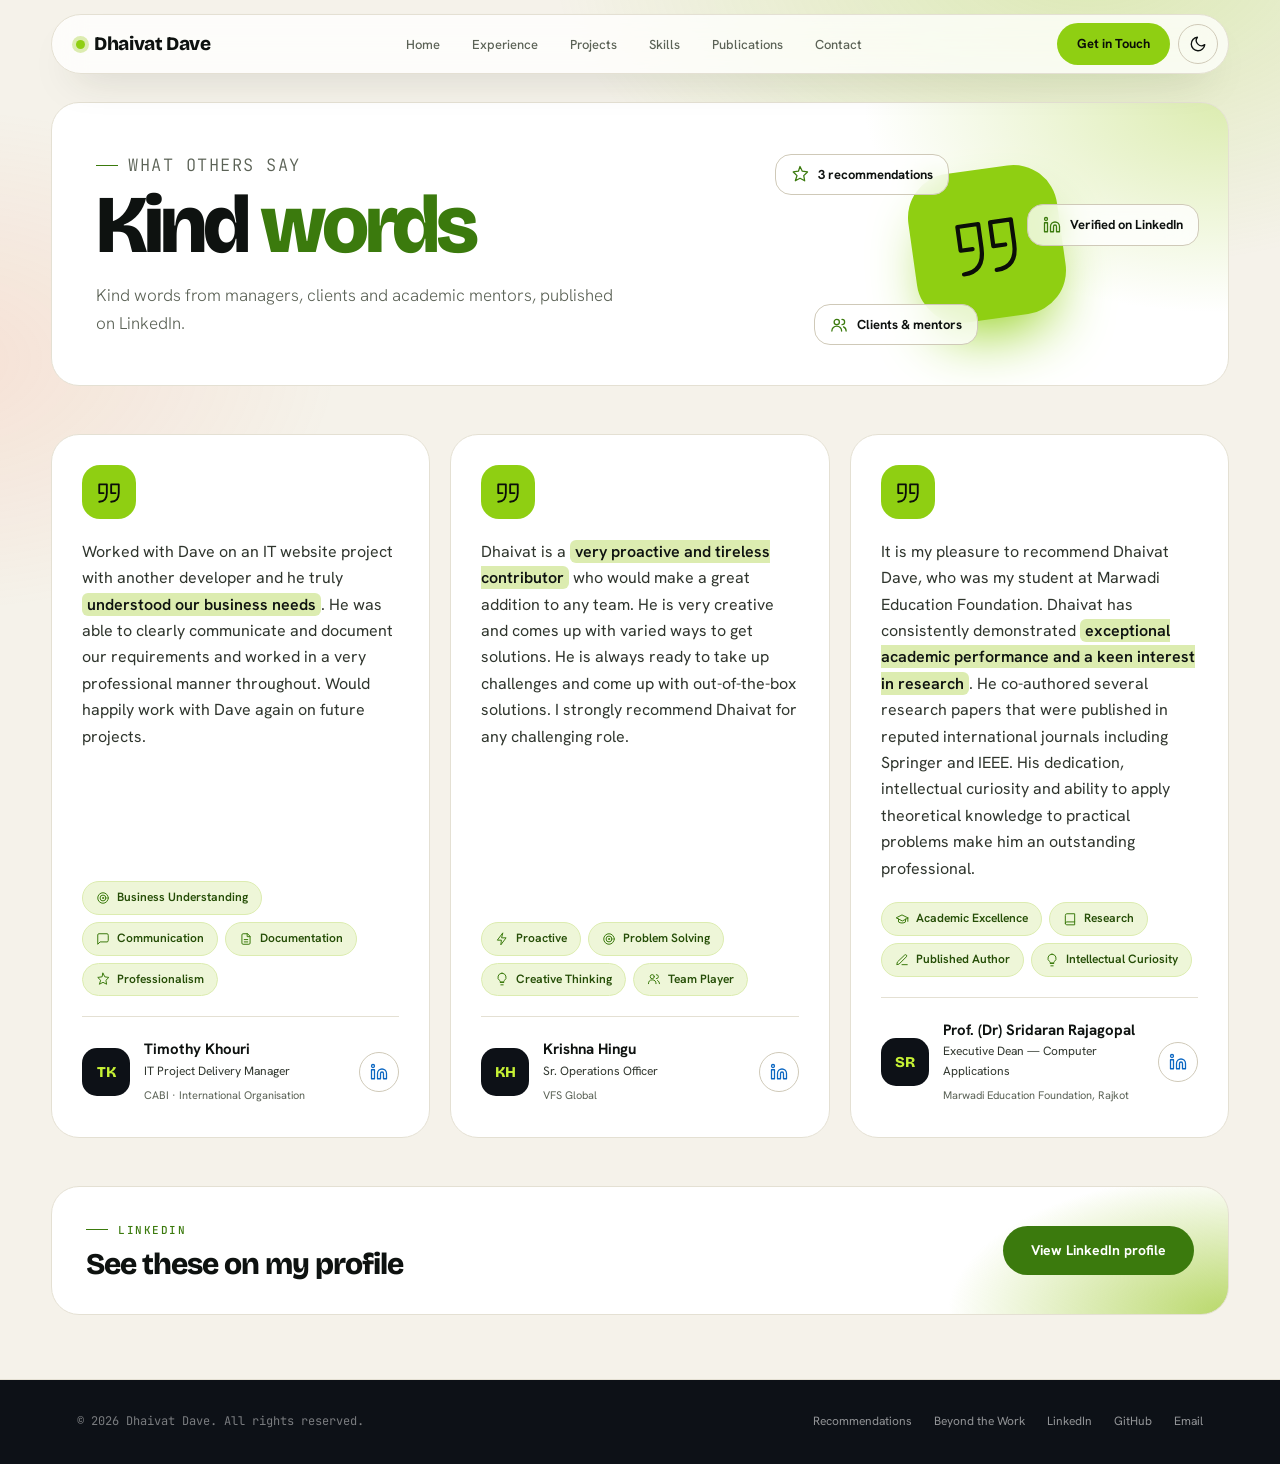
<file: recommendations.html>
<!DOCTYPE html>
<html lang="en"><head><meta charset="UTF-8"><meta name="viewport" content="width=device-width, initial-scale=1.0">
<title>Recommendations — Dhaivat Dave</title><meta name="description" content="LinkedIn recommendations from a project delivery manager, a colleague and an academic mentor.">
<!-- Google tag (gtag.js) -->
<script async src="https://www.googletagmanager.com/gtag/js?id=G-QF8JS03SJG"></script>
<script>window.dataLayer=window.dataLayer||[];function gtag(){dataLayer.push(arguments);}gtag('js',new Date());gtag('config','G-QF8JS03SJG');</script>
<link rel="preconnect" href="https://fonts.googleapis.com">
<link href="https://fonts.googleapis.com/css2?family=Bricolage+Grotesque:opsz,wght@12..96,500;12..96,700;12..96,800&family=Hanken+Grotesk:ital,wght@0,300;0,400;0,500;0,600;0,700;1,400&family=JetBrains+Mono:wght@400;500&display=swap" rel="stylesheet">
<meta name="theme-color" content="#090b0e">
<script>(function(){var d=document.documentElement;d.classList.add('js');var t=null;try{t=localStorage.getItem('dd-theme');}catch(e){}if(t!=='light'&&t!=='dark'){t=(window.matchMedia&&matchMedia('(prefers-color-scheme: light)').matches)?'light':'dark';}d.setAttribute('data-theme',t);})();</script>
<script src="theme.js" defer></script>
<script src="analytics.js" defer></script>
<link rel="stylesheet" href="style.css"><link rel="stylesheet" href="ui.css">
<style>
.recs{display:grid;grid-template-columns:repeat(3,1fr);gap:20px;}
.rec{padding:30px;display:flex;flex-direction:column;gap:20px;}
.rec-qm{width:54px;height:54px;border-radius:18px;background:var(--g400);color:#0b0e08;display:flex;align-items:center;justify-content:center;font-size:26px;}
.rq{font-size:16px;line-height:1.65;color:var(--ink2);flex:1;}
.rq mark{background:var(--g100);color:var(--ink);padding:1px 5px;border-radius:6px;font-weight:600;}
.rec-who{display:flex;align-items:center;gap:14px;padding-top:20px;border-top:1px solid var(--border);}
.rec-who i{width:48px;height:48px;border-radius:15px;background:var(--dk);color:#c6f135;display:flex;align-items:center;justify-content:center;font:800 15px var(--display);font-style:normal;flex-shrink:0;}
.rec-who b{display:block;font-size:15px;}.rec-who span{display:block;font-size:12px;color:var(--ink2);}.rec-who small{font-size:11px;color:var(--ink3);}
.rec-who a{margin-left:auto;width:40px;height:40px;border-radius:50%;border:1px solid var(--border2);display:flex;align-items:center;justify-content:center;color:var(--li);font-size:18px;flex-shrink:0;transition:all .2s;}
.rec-who a:hover{background:var(--li);color:#fff;}
.ctaL{display:flex;align-items:center;justify-content:space-between;gap:20px;flex-wrap:wrap;background:radial-gradient(400px 200px at 100% 100%,var(--g200),transparent 70%),var(--card);padding:34px;}
@media(max-width:1000px){.recs{grid-template-columns:1fr;}}
</style></head><body><svg width="0" height="0" style="position:absolute" aria-hidden="true"><defs>
<symbol id="i-search" viewBox="0 0 24 24"><circle cx="11" cy="11" r="7"/><path d="M21 21l-4.3-4.3"/></symbol>
<symbol id="i-doc" viewBox="0 0 24 24"><path d="M14 3H7a2 2 0 00-2 2v14a2 2 0 002 2h10a2 2 0 002-2V8z"/><path d="M14 3v5h5M9 13h6M9 17h6"/></symbol>
<symbol id="i-bolt" viewBox="0 0 24 24"><path d="M13 2L4 14h7l-1 8 9-12h-7z"/></symbol>
<symbol id="i-check" viewBox="0 0 24 24"><path d="M9 5H7a2 2 0 00-2 2v12a2 2 0 002 2h10a2 2 0 002-2V7a2 2 0 00-2-2h-2"/><rect x="9" y="3" width="6" height="4" rx="1"/><path d="M9 14l2 2 4-4"/></symbol>
<symbol id="i-users" viewBox="0 0 24 24"><circle cx="9" cy="8" r="3.5"/><path d="M2.5 20a6.5 6.5 0 0113 0M16 4.5a3.5 3.5 0 010 7M18 14.5a6 6 0 013.5 5.5"/></symbol>
<symbol id="i-gear" viewBox="0 0 24 24"><circle cx="12" cy="12" r="3"/><path d="M19.4 15a1.7 1.7 0 00.3 1.8l.1.1a2 2 0 11-2.8 2.8l-.1-.1a1.7 1.7 0 00-1.8-.3 1.7 1.7 0 00-1 1.5V21a2 2 0 11-4 0v-.1a1.7 1.7 0 00-1.1-1.5 1.7 1.7 0 00-1.8.3l-.1.1a2 2 0 11-2.8-2.8l.1-.1a1.7 1.7 0 00.3-1.8 1.7 1.7 0 00-1.5-1H3a2 2 0 110-4h.1a1.7 1.7 0 001.5-1.1 1.7 1.7 0 00-.3-1.8l-.1-.1a2 2 0 112.8-2.8l.1.1a1.7 1.7 0 001.8.3H9a1.7 1.7 0 001-1.5V3a2 2 0 114 0v.1a1.7 1.7 0 001 1.5 1.7 1.7 0 001.8-.3l.1-.1a2 2 0 112.8 2.8l-.1.1a1.7 1.7 0 00-.3 1.8V9a1.7 1.7 0 001.5 1H21a2 2 0 110 4h-.1a1.7 1.7 0 00-1.5 1z"/></symbol>
<symbol id="i-eye" viewBox="0 0 24 24"><path d="M1 12s4-7 11-7 11 7 11 7-4 7-11 7S1 12 1 12z"/><circle cx="12" cy="12" r="3"/></symbol>
<symbol id="i-food" viewBox="0 0 24 24"><path d="M7 3v8a2 2 0 002 2v8M5 3v6M9 3v6M17 21V3c-2.5 1.5-4 4.5-4 8h4"/></symbol>
<symbol id="i-cloud" viewBox="0 0 24 24"><path d="M18 18a4 4 0 000-8 6 6 0 00-11.5-1A4.5 4.5 0 007 18z"/></symbol>
<symbol id="i-wallet" viewBox="0 0 24 24"><path d="M3 7a2 2 0 012-2h13v4M3 7v11a2 2 0 002 2h14a1 1 0 001-1v-9a1 1 0 00-1-1H5a2 2 0 01-2-2z"/><circle cx="16.5" cy="14.5" r="1"/></symbol>
<symbol id="i-cart" viewBox="0 0 24 24"><circle cx="9" cy="20" r="1.5"/><circle cx="18" cy="20" r="1.5"/><path d="M2 3h3l2.7 12.4a2 2 0 002 1.6h7.7a2 2 0 002-1.5L21 8H6"/></symbol>
<symbol id="i-phone" viewBox="0 0 24 24"><rect x="6" y="2" width="12" height="20" rx="3"/><path d="M11 18h2"/></symbol>
<symbol id="i-layers" viewBox="0 0 24 24"><path d="M12 2l10 5-10 5L2 7z"/><path d="M2 12l10 5 10-5M2 17l10 5 10-5"/></symbol>
<symbol id="i-barcode" viewBox="0 0 24 24"><path d="M3 5v14M7 5v14M11 5v14M15 5v14M19 5v14M21 5v14" stroke-width="1.6"/></symbol>
<symbol id="i-db" viewBox="0 0 24 24"><ellipse cx="12" cy="5" rx="8" ry="3"/><path d="M4 5v14c0 1.7 3.6 3 8 3s8-1.3 8-3V5M4 12c0 1.7 3.6 3 8 3s8-1.3 8-3"/></symbol>
<symbol id="i-chip" viewBox="0 0 24 24"><rect x="6" y="6" width="12" height="12" rx="2"/><rect x="9.5" y="9.5" width="5" height="5"/><path d="M9 2v4M15 2v4M9 18v4M15 18v4M2 9h4M2 15h4M18 9h4M18 15h4"/></symbol>
<symbol id="i-old" viewBox="0 0 24 24"><rect x="3" y="4" width="18" height="12" rx="2"/><path d="M8 20h8M12 16v4"/></symbol>
<symbol id="i-book" viewBox="0 0 24 24"><path d="M4 19.5A2.5 2.5 0 016.5 17H20V3H6.5A2.5 2.5 0 004 5.5z"/><path d="M4 19.5A2.5 2.5 0 006.5 22H20v-5"/></symbol>
<symbol id="i-cal" viewBox="0 0 24 24"><rect x="3" y="4" width="18" height="17" rx="2"/><path d="M3 9h18M8 2v4M16 2v4"/></symbol>
<symbol id="i-globe" viewBox="0 0 24 24"><circle cx="12" cy="12" r="9"/><path d="M3 12h18M12 3a14 14 0 010 18M12 3a14 14 0 000 18"/></symbol>
<symbol id="i-arrow" viewBox="0 0 24 24"><path d="M5 12h14M13 6l6 6-6 6"/></symbol>
<symbol id="i-in" viewBox="0 0 24 24"><path d="M16 8a6 6 0 016 6v7h-4v-7a2 2 0 00-4 0v7h-4v-7a6 6 0 016-6zM2 9h4v12H2z"/><circle cx="4" cy="4" r="2"/></symbol>
<symbol id="i-mail" viewBox="0 0 24 24"><rect x="2" y="4" width="20" height="16" rx="2"/><path d="M22 7l-10 6L2 7"/></symbol>
<symbol id="i-rocket" viewBox="0 0 24 24"><path d="M4.5 16.5c-1.5 1.3-2 5-2 5s3.7-.5 5-2M12 15l-3-3a22 22 0 012-4 12.9 12.9 0 0111-6c0 2.7-.8 7.5-6 11a22 22 0 01-4 2zM9 12H4s.6-3 2-4c1.6-1 5 0 5 0M12 15v5s3-.6 4-2c1-1.6 0-5 0-5"/></symbol>
<symbol id="i-pen" viewBox="0 0 24 24"><path d="M12 20h9M16.5 3.5a2.1 2.1 0 013 3L7 19l-4 1 1-4z"/></symbol>
<symbol id="i-flag" viewBox="0 0 24 24"><path d="M4 22V4M4 4h13l-2 4 2 4H4"/></symbol>
<symbol id="i-pin" viewBox="0 0 24 24"><path d="M21 10c0 7-9 13-9 13S3 17 3 10a9 9 0 0118 0z"/><circle cx="12" cy="10" r="3"/></symbol>

<symbol id="i-brief" viewBox="0 0 24 24"><rect x="2" y="7" width="20" height="14" rx="2"/><path d="M16 7V5a2 2 0 00-2-2h-4a2 2 0 00-2 2v2M2 13h20"/></symbol>
<symbol id="i-quote" viewBox="0 0 24 24"><path d="M3 21c3 0 7-1 7-8V5H3v8h4M14 21c3 0 7-1 7-8V5h-7v8h4"/></symbol>
<symbol id="i-send" viewBox="0 0 24 24"><path d="M22 2L11 13M22 2l-7 20-4-9-9-4z"/></symbol>
<symbol id="i-clock" viewBox="0 0 24 24"><circle cx="12" cy="12" r="9"/><path d="M12 7v5l3 2"/></symbol>
<symbol id="i-ext" viewBox="0 0 24 24"><path d="M18 13v6a2 2 0 01-2 2H5a2 2 0 01-2-2V8a2 2 0 012-2h6M15 3h6v6M10 14L21 3"/></symbol>
<symbol id="i-cap" viewBox="0 0 24 24"><path d="M22 10L12 5 2 10l10 5z"/><path d="M6 12v5c3 2.5 9 2.5 12 0v-5M22 10v6"/></symbol>
<symbol id="i-camera" viewBox="0 0 24 24"><path d="M23 19a2 2 0 01-2 2H3a2 2 0 01-2-2V8a2 2 0 012-2h4l2-3h6l2 3h4a2 2 0 012 2z"/><circle cx="12" cy="13" r="4"/></symbol>
<symbol id="i-road" viewBox="0 0 24 24"><path d="M8 3L4 21M16 3l4 18M12 4v3M12 11v3M12 18v3"/></symbol>
<symbol id="i-bug" viewBox="0 0 24 24"><rect x="8" y="6" width="8" height="14" rx="4"/><path d="M8 10H4M8 15H4M16 10h4M16 15h4M9 3l2 3M15 3l-2 3M5 5l3 3M19 5l-3 3"/></symbol>
<symbol id="i-flow" viewBox="0 0 24 24"><rect x="3" y="3" width="6" height="6" rx="1"/><rect x="15" y="15" width="6" height="6" rx="1"/><path d="M6 9v3a3 3 0 003 3h6M18 9v6M12 6h6a0 0 0 010 0"/></symbol>
<symbol id="i-shield" viewBox="0 0 24 24"><path d="M12 22s8-4 8-10V5l-8-3-8 3v7c0 6 8 10 8 10z"/><path d="M9 12l2 2 4-4"/></symbol>
<symbol id="i-chart" viewBox="0 0 24 24"><path d="M3 3v18h18M7 15l4-4 3 3 5-6"/></symbol>
<symbol id="i-chat" viewBox="0 0 24 24"><path d="M21 15a2 2 0 01-2 2H7l-4 4V5a2 2 0 012-2h14a2 2 0 012 2z"/></symbol>
<symbol id="i-target" viewBox="0 0 24 24"><circle cx="12" cy="12" r="9"/><circle cx="12" cy="12" r="5"/><circle cx="12" cy="12" r="1"/></symbol>
<symbol id="i-star" viewBox="0 0 24 24"><path d="M12 2l3.1 6.3 6.9 1-5 4.9 1.2 6.8-6.2-3.3-6.2 3.3L8 14.2 3 9.3l6.9-1z"/></symbol>
<symbol id="i-pie" viewBox="0 0 24 24"><path d="M21 12A9 9 0 1112 3v9z"/><path d="M15 3.5A9 9 0 0120.5 9H15z"/></symbol>
<symbol id="i-repeat" viewBox="0 0 24 24"><path d="M17 1l4 4-4 4M3 11V9a4 4 0 014-4h14M7 23l-4-4 4-4M21 13v2a4 4 0 01-4 4H3"/></symbol>
<symbol id="i-grid" viewBox="0 0 24 24"><rect x="3" y="3" width="7" height="7" rx="1"/><rect x="14" y="3" width="7" height="7" rx="1"/><rect x="3" y="14" width="7" height="7" rx="1"/><rect x="14" y="14" width="7" height="7" rx="1"/></symbol>
<symbol id="i-idea" viewBox="0 0 24 24"><path d="M9 18h6M10 22h4M12 2a7 7 0 00-4 12.7c.6.5 1 1.3 1 2.3h6c0-1 .4-1.8 1-2.3A7 7 0 0012 2z"/></symbol>
<symbol id="i-paw" viewBox="0 0 24 24"><circle cx="5" cy="11" r="2"/><circle cx="9" cy="6" r="2"/><circle cx="15" cy="6" r="2"/><circle cx="19" cy="11" r="2"/><path d="M12 12c-3 0-6 3-6 6 0 2 2 3 4 2l2-.7 2 .7c2 1 4 0 4-2 0-3-3-6-6-6z"/></symbol>
</defs></svg><nav class="nav"><a href="index.html" class="nav-logo">Dhaivat Dave</a><ul class="nav-links"><li><a href="index.html">Home</a></li><li><a href="experience.html">Experience</a></li><li><a href="projects.html">Projects</a></li><li><a href="skills.html">Skills</a></li><li><a href="publications.html">Publications</a></li><li><a href="contact.html">Contact</a></li></ul><div class="nav-right"><a href="contact.html" class="nav-cta">Get in Touch</a><button class="theme-toggle" type="button" aria-label="Switch theme"><svg class="i-sun" viewBox="0 0 24 24" fill="none" stroke="currentColor" stroke-width="1.8" stroke-linecap="round"><circle cx="12" cy="12" r="4"/><path d="M12 2v2M12 20v2M4.9 4.9l1.4 1.4M17.7 17.7l1.4 1.4M2 12h2M20 12h2M4.9 19.1l1.4-1.4M17.7 6.3l1.4-1.4"/></svg><svg class="i-moon" viewBox="0 0 24 24" fill="none" stroke="currentColor" stroke-width="1.8" stroke-linecap="round" stroke-linejoin="round"><path d="M21 12.8A9 9 0 1111.2 3a7 7 0 009.8 9.8z"/></svg></button><div class="hamburger" role="button" tabindex="0" aria-label="Menu" onclick="document.getElementById('mobileMenu').classList.toggle('open')"><span></span><span></span><span></span></div></div></nav><div class="mobile-menu" id="mobileMenu"><a href="index.html">Home</a><a href="experience.html">Experience</a><a href="projects.html">Projects</a><a href="skills.html">Skills</a><a href="publications.html">Publications</a><a href="contact.html">Contact</a></div><main class="wrap"><section class="tile ph flat"><div class="ph-l"><p class="lbl">What others say</p><h1>Kind <em>words</em></h1><p>Kind words from managers, clients and academic mentors, published on LinkedIn.</p></div><div class="ph-r"><div class="ph-orb"><svg class="ic" ><use href="#i-quote"/></svg></div><div class="ph-float pf1"><svg class="ic" ><use href="#i-star"/></svg>3 recommendations</div><div class="ph-float pf2"><svg class="ic" ><use href="#i-in"/></svg>Verified on LinkedIn</div><div class="ph-float pf3"><svg class="ic" ><use href="#i-users"/></svg>Clients &amp; mentors</div></div></section><section class="sec"><div class="recs"><article class="tile rec reveal"><div class="rec-qm"><svg class="ic" ><use href="#i-quote"/></svg></div><p class="rq">Worked with Dave on an IT website project with another developer and he truly <mark>understood our business needs</mark>. He was able to clearly communicate and document our requirements and worked in a very professional manner throughout. Would happily work with Dave again on future projects.</p><div class="chips"><span class="chipx"><svg class="ic" ><use href="#i-target"/></svg>Business Understanding</span><span class="chipx"><svg class="ic" ><use href="#i-chat"/></svg>Communication</span><span class="chipx"><svg class="ic" ><use href="#i-doc"/></svg>Documentation</span><span class="chipx"><svg class="ic" ><use href="#i-star"/></svg>Professionalism</span></div><div class="rec-who"><i>TK</i><div><b>Timothy Khouri</b><span>IT Project Delivery Manager</span><small>CABI · International Organisation</small></div><a href="https://www.linkedin.com/in/davedhaivat" target="_blank" rel="noopener" aria-label="View on LinkedIn"><svg class="ic" ><use href="#i-in"/></svg></a></div></article><article class="tile rec reveal"><div class="rec-qm"><svg class="ic" ><use href="#i-quote"/></svg></div><p class="rq">Dhaivat is a <mark>very proactive and tireless contributor</mark> who would make a great addition to any team. He is very creative and comes up with varied ways to get solutions. He is always ready to take up challenges and come up with out-of-the-box solutions. I strongly recommend Dhaivat for any challenging role.</p><div class="chips"><span class="chipx"><svg class="ic" ><use href="#i-bolt"/></svg>Proactive</span><span class="chipx"><svg class="ic" ><use href="#i-target"/></svg>Problem Solving</span><span class="chipx"><svg class="ic" ><use href="#i-idea"/></svg>Creative Thinking</span><span class="chipx"><svg class="ic" ><use href="#i-users"/></svg>Team Player</span></div><div class="rec-who"><i>KH</i><div><b>Krishna Hingu</b><span>Sr. Operations Officer</span><small>VFS Global</small></div><a href="https://www.linkedin.com/in/davedhaivat" target="_blank" rel="noopener" aria-label="View on LinkedIn"><svg class="ic" ><use href="#i-in"/></svg></a></div></article><article class="tile rec reveal"><div class="rec-qm"><svg class="ic" ><use href="#i-quote"/></svg></div><p class="rq">It is my pleasure to recommend Dhaivat Dave, who was my student at Marwadi Education Foundation. Dhaivat has consistently demonstrated <mark>exceptional academic performance and a keen interest in research</mark>. He co-authored several research papers that were published in reputed international journals including Springer and IEEE. His dedication, intellectual curiosity and ability to apply theoretical knowledge to practical problems make him an outstanding professional.</p><div class="chips"><span class="chipx"><svg class="ic" ><use href="#i-cap"/></svg>Academic Excellence</span><span class="chipx"><svg class="ic" ><use href="#i-book"/></svg>Research</span><span class="chipx"><svg class="ic" ><use href="#i-pen"/></svg>Published Author</span><span class="chipx"><svg class="ic" ><use href="#i-idea"/></svg>Intellectual Curiosity</span></div><div class="rec-who"><i>SR</i><div><b>Prof. (Dr) Sridaran Rajagopal</b><span>Executive Dean — Computer Applications</span><small>Marwadi Education Foundation, Rajkot</small></div><a href="https://www.linkedin.com/in/davedhaivat" target="_blank" rel="noopener" aria-label="View on LinkedIn"><svg class="ic" ><use href="#i-in"/></svg></a></div></article></div></section><section class="sec"><div class="tile ctaL reveal"><div><p class="lbl">LinkedIn</p><h3 class="h3s">See these on my profile</h3></div><a href="https://www.linkedin.com/in/davedhaivat" target="_blank" rel="noopener" class="btn-green">View LinkedIn profile</a></div></section><div style="height:64px"></div></main><footer class="footer"><p>© 2026 Dhaivat Dave. All rights reserved.</p><div class="footer-links"><a href="recommendations.html">Recommendations</a><a href="beyond.html">Beyond the Work</a><a href="https://www.linkedin.com/in/davedhaivat" target="_blank" rel="noopener">LinkedIn</a><a href="https://github.com/davedhaivat" target="_blank" rel="noopener">GitHub</a><a href="mailto:davedhaivat@gmail.com">Email</a></div></footer></body></html>
</file>
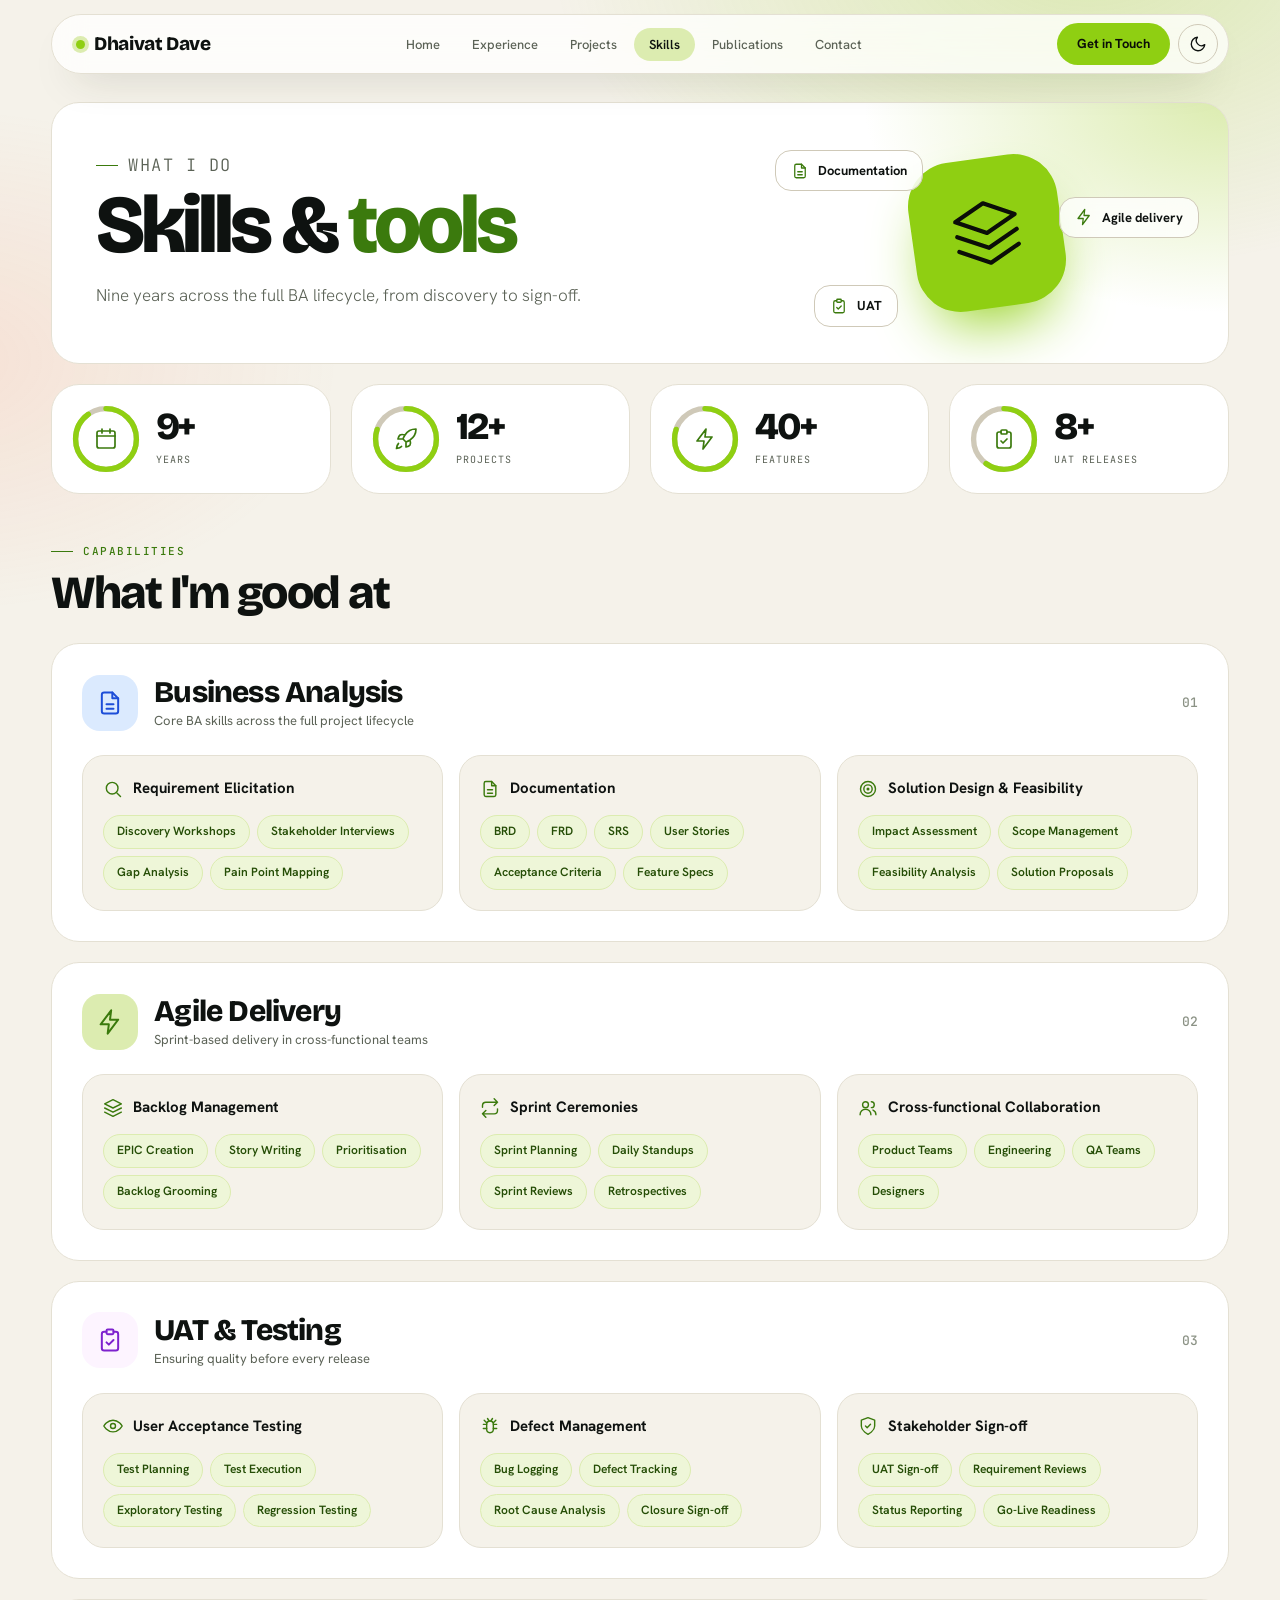
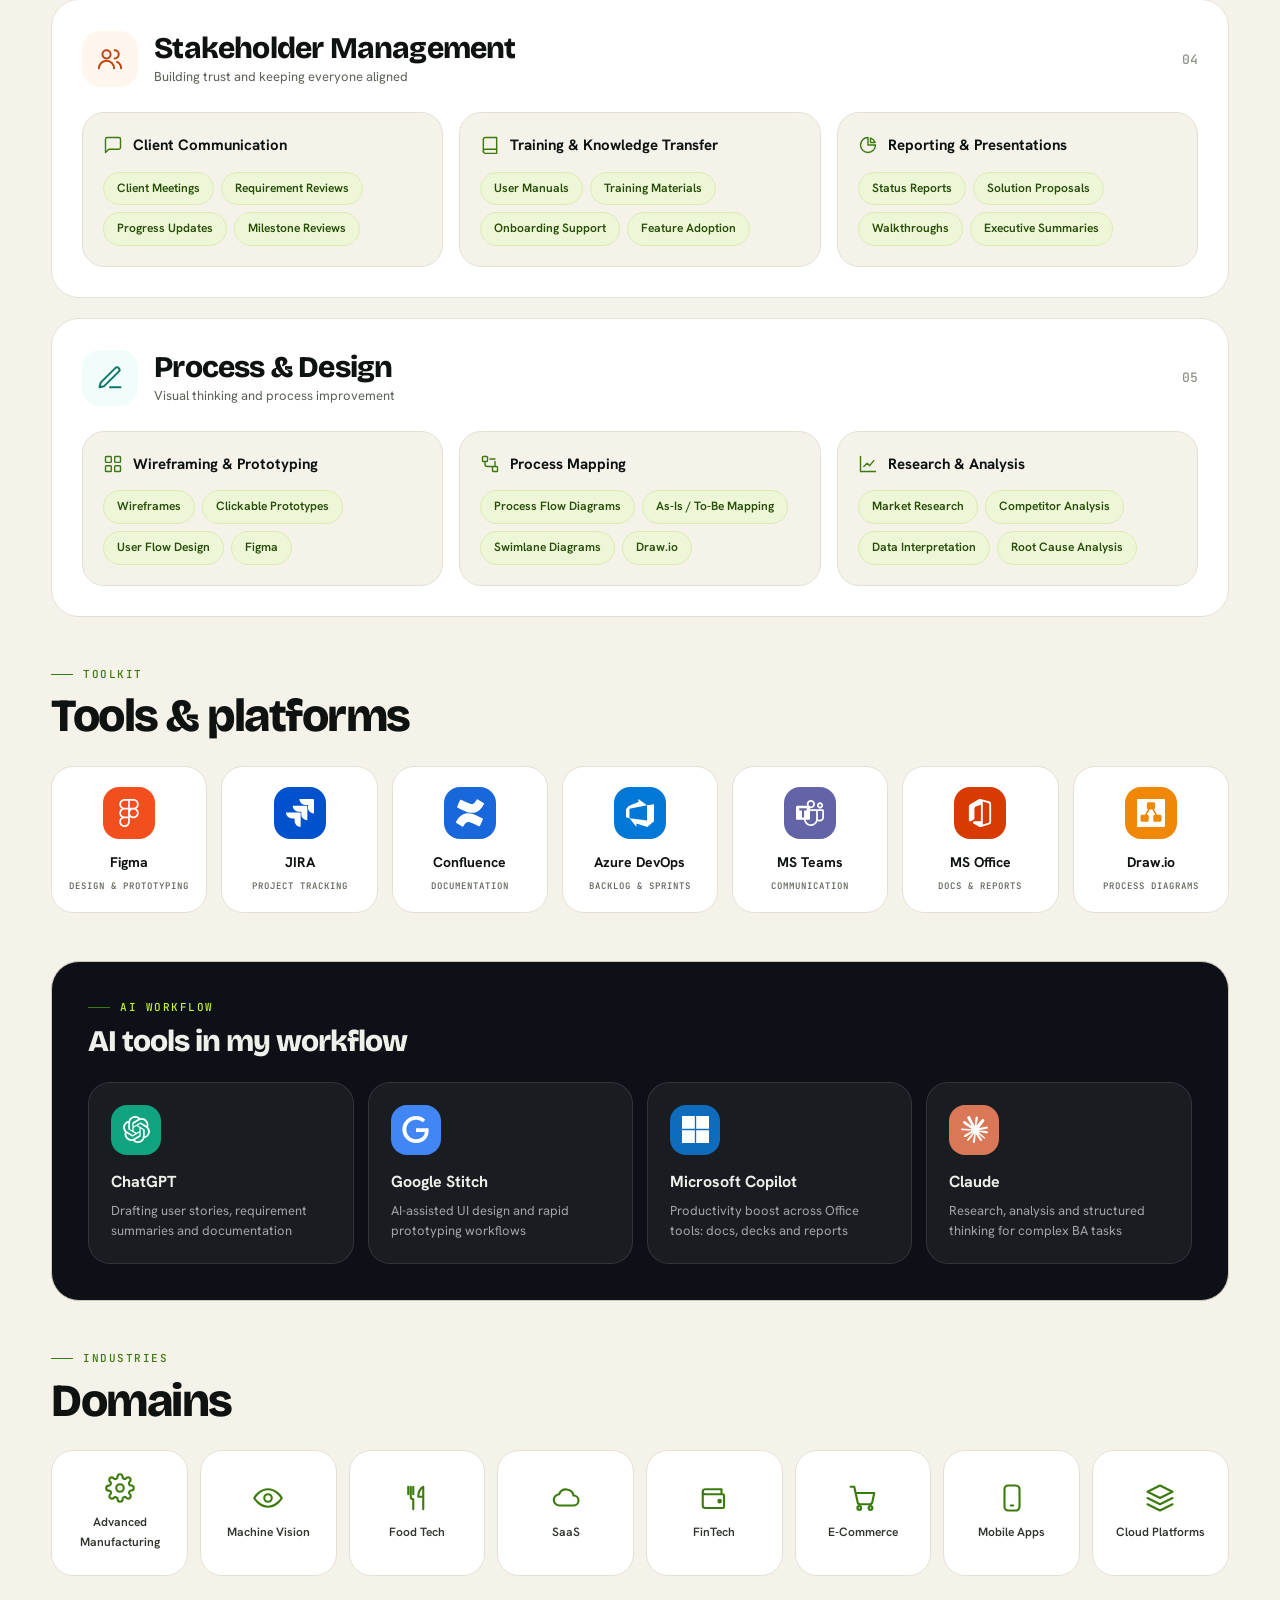
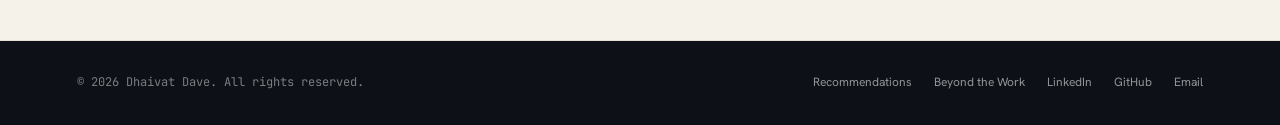
<file: skills.html>
<!DOCTYPE html>
<html lang="en"><head><meta charset="UTF-8"><meta name="viewport" content="width=device-width, initial-scale=1.0">
<title>Skills — Dhaivat Dave</title><meta name="description" content="Business analysis, Agile delivery, UAT, stakeholder management, tools and AI workflow.">
<!-- Google tag (gtag.js) -->
<script async src="https://www.googletagmanager.com/gtag/js?id=G-QF8JS03SJG"></script>
<script>window.dataLayer=window.dataLayer||[];function gtag(){dataLayer.push(arguments);}gtag('js',new Date());gtag('config','G-QF8JS03SJG');</script>
<link rel="preconnect" href="https://fonts.googleapis.com">
<link href="https://fonts.googleapis.com/css2?family=Bricolage+Grotesque:opsz,wght@12..96,500;12..96,700;12..96,800&family=Hanken+Grotesk:ital,wght@0,300;0,400;0,500;0,600;0,700;1,400&family=JetBrains+Mono:wght@400;500&display=swap" rel="stylesheet">
<meta name="theme-color" content="#090b0e">
<script>(function(){var d=document.documentElement;d.classList.add('js');var t=null;try{t=localStorage.getItem('dd-theme');}catch(e){}if(t!=='light'&&t!=='dark'){t=(window.matchMedia&&matchMedia('(prefers-color-scheme: light)').matches)?'light':'dark';}d.setAttribute('data-theme',t);})();</script>
<script src="theme.js" defer></script>
<script src="analytics.js" defer></script>
<link rel="stylesheet" href="style.css"><link rel="stylesheet" href="ui.css">
<style>
.grps{display:grid;gap:20px;}
.grp{padding:30px;}
.grp-head{display:flex;align-items:center;gap:16px;margin-bottom:24px;}
.grp-head h3{font:800 clamp(22px,2.6vw,30px) var(--display);letter-spacing:-.8px;}
.grp-head p{font-size:13px;color:var(--ink3);}
.grp-ic{width:56px;height:56px;border-radius:18px;display:flex;align-items:center;justify-content:center;font-size:28px;flex-shrink:0;background:var(--g100);color:var(--g600);}
.grp.blue .grp-ic{background:var(--blue-bg2);color:var(--blue-fg);}
.grp.pur .grp-ic{background:var(--pur-bg);color:var(--pur-fg);}
.grp.amb .grp-ic{background:var(--amb-bg);color:var(--amb-fg);}
.grp.teal .grp-ic{background:var(--teal-bg);color:var(--teal-fg);}
.grp-n{margin-left:auto;font:500 13px var(--mono);color:var(--ink4);}
.sks{display:grid;grid-template-columns:repeat(3,1fr);gap:16px;}
.sk{background:var(--paper);border:1px solid var(--border);border-radius:22px;padding:20px;}
.skh{display:flex;align-items:center;gap:10px;margin-bottom:14px;}
.skh .ic{font-size:20px;color:var(--g600);}.skh h4{font-size:15px;font-weight:700;}
.tools2{display:grid;grid-template-columns:repeat(7,1fr);gap:14px;}
.tool2{background:var(--card);border:1px solid var(--border);border-radius:22px;padding:20px 12px;text-align:center;display:flex;flex-direction:column;align-items:center;gap:6px;transition:all .25s;}
.tool2:hover{transform:translateY(-4px);border-color:var(--g400);}
.tool2 i{width:52px;height:52px;border-radius:16px;display:flex;align-items:center;justify-content:center;font-style:normal;margin-bottom:6px;}.tool2 i svg{width:28px;height:28px;}
.tool2 b{font-size:14px;}.tool2 span{font:500 9px var(--mono);letter-spacing:1px;text-transform:uppercase;color:var(--ink3);}
.aisec{background:var(--dk);color:var(--on-dk);border-color:var(--border2);padding:36px;}
.aisec .h3s{margin-bottom:24px;}
.ais{display:grid;grid-template-columns:repeat(4,1fr);gap:14px;}
.aic{background:rgba(255,255,255,.05);border:1px solid rgba(255,255,255,.1);border-radius:22px;padding:22px;}
.aii{width:50px;height:50px;border-radius:16px;display:flex;align-items:center;justify-content:center;margin-bottom:14px;}.aii svg{width:27px;height:27px;}
.aic b{display:block;font-size:16px;margin-bottom:6px;}.aic p{font-size:13px;color:rgba(255,255,255,.6);line-height:1.55;}
.domg{display:grid;grid-template-columns:repeat(8,1fr);gap:12px;}
.dom{display:flex;flex-direction:column;align-items:center;justify-content:center;gap:10px;padding:22px 8px;border-radius:22px;background:var(--card);border:1px solid var(--border);font-size:12px;font-weight:600;text-align:center;color:var(--ink2);transition:all .25s;}
.dom .ic{font-size:30px;color:var(--g600);transition:transform .3s;}.dom:hover{border-color:var(--g400);background:var(--g50);transform:translateY(-3px);}.dom:hover .ic{transform:scale(1.15);}
@media(max-width:1100px){.sks{grid-template-columns:1fr;}.tools2{grid-template-columns:repeat(4,1fr);}.ais{grid-template-columns:1fr 1fr;}.domg{grid-template-columns:repeat(4,1fr);}.stats2{grid-template-columns:1fr 1fr!important;}}
@media(max-width:700px){.grp{padding:20px;}.grp-head{flex-wrap:wrap;}.tools2{grid-template-columns:1fr 1fr;}.ais{grid-template-columns:1fr;}.aisec{padding:24px 20px;}.domg{grid-template-columns:1fr 1fr;}.grp-n{display:none;}}
</style></head><body><svg width="0" height="0" style="position:absolute" aria-hidden="true"><defs>
<symbol id="i-search" viewBox="0 0 24 24"><circle cx="11" cy="11" r="7"/><path d="M21 21l-4.3-4.3"/></symbol>
<symbol id="i-doc" viewBox="0 0 24 24"><path d="M14 3H7a2 2 0 00-2 2v14a2 2 0 002 2h10a2 2 0 002-2V8z"/><path d="M14 3v5h5M9 13h6M9 17h6"/></symbol>
<symbol id="i-bolt" viewBox="0 0 24 24"><path d="M13 2L4 14h7l-1 8 9-12h-7z"/></symbol>
<symbol id="i-check" viewBox="0 0 24 24"><path d="M9 5H7a2 2 0 00-2 2v12a2 2 0 002 2h10a2 2 0 002-2V7a2 2 0 00-2-2h-2"/><rect x="9" y="3" width="6" height="4" rx="1"/><path d="M9 14l2 2 4-4"/></symbol>
<symbol id="i-users" viewBox="0 0 24 24"><circle cx="9" cy="8" r="3.5"/><path d="M2.5 20a6.5 6.5 0 0113 0M16 4.5a3.5 3.5 0 010 7M18 14.5a6 6 0 013.5 5.5"/></symbol>
<symbol id="i-gear" viewBox="0 0 24 24"><circle cx="12" cy="12" r="3"/><path d="M19.4 15a1.7 1.7 0 00.3 1.8l.1.1a2 2 0 11-2.8 2.8l-.1-.1a1.7 1.7 0 00-1.8-.3 1.7 1.7 0 00-1 1.5V21a2 2 0 11-4 0v-.1a1.7 1.7 0 00-1.1-1.5 1.7 1.7 0 00-1.8.3l-.1.1a2 2 0 11-2.8-2.8l.1-.1a1.7 1.7 0 00.3-1.8 1.7 1.7 0 00-1.5-1H3a2 2 0 110-4h.1a1.7 1.7 0 001.5-1.1 1.7 1.7 0 00-.3-1.8l-.1-.1a2 2 0 112.8-2.8l.1.1a1.7 1.7 0 001.8.3H9a1.7 1.7 0 001-1.5V3a2 2 0 114 0v.1a1.7 1.7 0 001 1.5 1.7 1.7 0 001.8-.3l.1-.1a2 2 0 112.8 2.8l-.1.1a1.7 1.7 0 00-.3 1.8V9a1.7 1.7 0 001.5 1H21a2 2 0 110 4h-.1a1.7 1.7 0 00-1.5 1z"/></symbol>
<symbol id="i-eye" viewBox="0 0 24 24"><path d="M1 12s4-7 11-7 11 7 11 7-4 7-11 7S1 12 1 12z"/><circle cx="12" cy="12" r="3"/></symbol>
<symbol id="i-food" viewBox="0 0 24 24"><path d="M7 3v8a2 2 0 002 2v8M5 3v6M9 3v6M17 21V3c-2.5 1.5-4 4.5-4 8h4"/></symbol>
<symbol id="i-cloud" viewBox="0 0 24 24"><path d="M18 18a4 4 0 000-8 6 6 0 00-11.5-1A4.5 4.5 0 007 18z"/></symbol>
<symbol id="i-wallet" viewBox="0 0 24 24"><path d="M3 7a2 2 0 012-2h13v4M3 7v11a2 2 0 002 2h14a1 1 0 001-1v-9a1 1 0 00-1-1H5a2 2 0 01-2-2z"/><circle cx="16.5" cy="14.5" r="1"/></symbol>
<symbol id="i-cart" viewBox="0 0 24 24"><circle cx="9" cy="20" r="1.5"/><circle cx="18" cy="20" r="1.5"/><path d="M2 3h3l2.7 12.4a2 2 0 002 1.6h7.7a2 2 0 002-1.5L21 8H6"/></symbol>
<symbol id="i-phone" viewBox="0 0 24 24"><rect x="6" y="2" width="12" height="20" rx="3"/><path d="M11 18h2"/></symbol>
<symbol id="i-layers" viewBox="0 0 24 24"><path d="M12 2l10 5-10 5L2 7z"/><path d="M2 12l10 5 10-5M2 17l10 5 10-5"/></symbol>
<symbol id="i-barcode" viewBox="0 0 24 24"><path d="M3 5v14M7 5v14M11 5v14M15 5v14M19 5v14M21 5v14" stroke-width="1.6"/></symbol>
<symbol id="i-db" viewBox="0 0 24 24"><ellipse cx="12" cy="5" rx="8" ry="3"/><path d="M4 5v14c0 1.7 3.6 3 8 3s8-1.3 8-3V5M4 12c0 1.7 3.6 3 8 3s8-1.3 8-3"/></symbol>
<symbol id="i-chip" viewBox="0 0 24 24"><rect x="6" y="6" width="12" height="12" rx="2"/><rect x="9.5" y="9.5" width="5" height="5"/><path d="M9 2v4M15 2v4M9 18v4M15 18v4M2 9h4M2 15h4M18 9h4M18 15h4"/></symbol>
<symbol id="i-old" viewBox="0 0 24 24"><rect x="3" y="4" width="18" height="12" rx="2"/><path d="M8 20h8M12 16v4"/></symbol>
<symbol id="i-book" viewBox="0 0 24 24"><path d="M4 19.5A2.5 2.5 0 016.5 17H20V3H6.5A2.5 2.5 0 004 5.5z"/><path d="M4 19.5A2.5 2.5 0 006.5 22H20v-5"/></symbol>
<symbol id="i-cal" viewBox="0 0 24 24"><rect x="3" y="4" width="18" height="17" rx="2"/><path d="M3 9h18M8 2v4M16 2v4"/></symbol>
<symbol id="i-globe" viewBox="0 0 24 24"><circle cx="12" cy="12" r="9"/><path d="M3 12h18M12 3a14 14 0 010 18M12 3a14 14 0 000 18"/></symbol>
<symbol id="i-arrow" viewBox="0 0 24 24"><path d="M5 12h14M13 6l6 6-6 6"/></symbol>
<symbol id="i-in" viewBox="0 0 24 24"><path d="M16 8a6 6 0 016 6v7h-4v-7a2 2 0 00-4 0v7h-4v-7a6 6 0 016-6zM2 9h4v12H2z"/><circle cx="4" cy="4" r="2"/></symbol>
<symbol id="i-mail" viewBox="0 0 24 24"><rect x="2" y="4" width="20" height="16" rx="2"/><path d="M22 7l-10 6L2 7"/></symbol>
<symbol id="i-rocket" viewBox="0 0 24 24"><path d="M4.5 16.5c-1.5 1.3-2 5-2 5s3.7-.5 5-2M12 15l-3-3a22 22 0 012-4 12.9 12.9 0 0111-6c0 2.7-.8 7.5-6 11a22 22 0 01-4 2zM9 12H4s.6-3 2-4c1.6-1 5 0 5 0M12 15v5s3-.6 4-2c1-1.6 0-5 0-5"/></symbol>
<symbol id="i-pen" viewBox="0 0 24 24"><path d="M12 20h9M16.5 3.5a2.1 2.1 0 013 3L7 19l-4 1 1-4z"/></symbol>
<symbol id="i-flag" viewBox="0 0 24 24"><path d="M4 22V4M4 4h13l-2 4 2 4H4"/></symbol>
<symbol id="i-pin" viewBox="0 0 24 24"><path d="M21 10c0 7-9 13-9 13S3 17 3 10a9 9 0 0118 0z"/><circle cx="12" cy="10" r="3"/></symbol>

<symbol id="i-brief" viewBox="0 0 24 24"><rect x="2" y="7" width="20" height="14" rx="2"/><path d="M16 7V5a2 2 0 00-2-2h-4a2 2 0 00-2 2v2M2 13h20"/></symbol>
<symbol id="i-quote" viewBox="0 0 24 24"><path d="M3 21c3 0 7-1 7-8V5H3v8h4M14 21c3 0 7-1 7-8V5h-7v8h4"/></symbol>
<symbol id="i-send" viewBox="0 0 24 24"><path d="M22 2L11 13M22 2l-7 20-4-9-9-4z"/></symbol>
<symbol id="i-clock" viewBox="0 0 24 24"><circle cx="12" cy="12" r="9"/><path d="M12 7v5l3 2"/></symbol>
<symbol id="i-ext" viewBox="0 0 24 24"><path d="M18 13v6a2 2 0 01-2 2H5a2 2 0 01-2-2V8a2 2 0 012-2h6M15 3h6v6M10 14L21 3"/></symbol>
<symbol id="i-cap" viewBox="0 0 24 24"><path d="M22 10L12 5 2 10l10 5z"/><path d="M6 12v5c3 2.5 9 2.5 12 0v-5M22 10v6"/></symbol>
<symbol id="i-camera" viewBox="0 0 24 24"><path d="M23 19a2 2 0 01-2 2H3a2 2 0 01-2-2V8a2 2 0 012-2h4l2-3h6l2 3h4a2 2 0 012 2z"/><circle cx="12" cy="13" r="4"/></symbol>
<symbol id="i-road" viewBox="0 0 24 24"><path d="M8 3L4 21M16 3l4 18M12 4v3M12 11v3M12 18v3"/></symbol>
<symbol id="i-bug" viewBox="0 0 24 24"><rect x="8" y="6" width="8" height="14" rx="4"/><path d="M8 10H4M8 15H4M16 10h4M16 15h4M9 3l2 3M15 3l-2 3M5 5l3 3M19 5l-3 3"/></symbol>
<symbol id="i-flow" viewBox="0 0 24 24"><rect x="3" y="3" width="6" height="6" rx="1"/><rect x="15" y="15" width="6" height="6" rx="1"/><path d="M6 9v3a3 3 0 003 3h6M18 9v6M12 6h6a0 0 0 010 0"/></symbol>
<symbol id="i-shield" viewBox="0 0 24 24"><path d="M12 22s8-4 8-10V5l-8-3-8 3v7c0 6 8 10 8 10z"/><path d="M9 12l2 2 4-4"/></symbol>
<symbol id="i-chart" viewBox="0 0 24 24"><path d="M3 3v18h18M7 15l4-4 3 3 5-6"/></symbol>
<symbol id="i-chat" viewBox="0 0 24 24"><path d="M21 15a2 2 0 01-2 2H7l-4 4V5a2 2 0 012-2h14a2 2 0 012 2z"/></symbol>
<symbol id="i-target" viewBox="0 0 24 24"><circle cx="12" cy="12" r="9"/><circle cx="12" cy="12" r="5"/><circle cx="12" cy="12" r="1"/></symbol>
<symbol id="i-star" viewBox="0 0 24 24"><path d="M12 2l3.1 6.3 6.9 1-5 4.9 1.2 6.8-6.2-3.3-6.2 3.3L8 14.2 3 9.3l6.9-1z"/></symbol>
<symbol id="i-pie" viewBox="0 0 24 24"><path d="M21 12A9 9 0 1112 3v9z"/><path d="M15 3.5A9 9 0 0120.5 9H15z"/></symbol>
<symbol id="i-repeat" viewBox="0 0 24 24"><path d="M17 1l4 4-4 4M3 11V9a4 4 0 014-4h14M7 23l-4-4 4-4M21 13v2a4 4 0 01-4 4H3"/></symbol>
<symbol id="i-grid" viewBox="0 0 24 24"><rect x="3" y="3" width="7" height="7" rx="1"/><rect x="14" y="3" width="7" height="7" rx="1"/><rect x="3" y="14" width="7" height="7" rx="1"/><rect x="14" y="14" width="7" height="7" rx="1"/></symbol>
<symbol id="i-idea" viewBox="0 0 24 24"><path d="M9 18h6M10 22h4M12 2a7 7 0 00-4 12.7c.6.5 1 1.3 1 2.3h6c0-1 .4-1.8 1-2.3A7 7 0 0012 2z"/></symbol>
<symbol id="i-paw" viewBox="0 0 24 24"><circle cx="5" cy="11" r="2"/><circle cx="9" cy="6" r="2"/><circle cx="15" cy="6" r="2"/><circle cx="19" cy="11" r="2"/><path d="M12 12c-3 0-6 3-6 6 0 2 2 3 4 2l2-.7 2 .7c2 1 4 0 4-2 0-3-3-6-6-6z"/></symbol>
</defs></svg><nav class="nav"><a href="index.html" class="nav-logo">Dhaivat Dave</a><ul class="nav-links"><li><a href="index.html">Home</a></li><li><a href="experience.html">Experience</a></li><li><a href="projects.html">Projects</a></li><li><a href="skills.html" class="active">Skills</a></li><li><a href="publications.html">Publications</a></li><li><a href="contact.html">Contact</a></li></ul><div class="nav-right"><a href="contact.html" class="nav-cta">Get in Touch</a><button class="theme-toggle" type="button" aria-label="Switch theme"><svg class="i-sun" viewBox="0 0 24 24" fill="none" stroke="currentColor" stroke-width="1.8" stroke-linecap="round"><circle cx="12" cy="12" r="4"/><path d="M12 2v2M12 20v2M4.9 4.9l1.4 1.4M17.7 17.7l1.4 1.4M2 12h2M20 12h2M4.9 19.1l1.4-1.4M17.7 6.3l1.4-1.4"/></svg><svg class="i-moon" viewBox="0 0 24 24" fill="none" stroke="currentColor" stroke-width="1.8" stroke-linecap="round" stroke-linejoin="round"><path d="M21 12.8A9 9 0 1111.2 3a7 7 0 009.8 9.8z"/></svg></button><div class="hamburger" role="button" tabindex="0" aria-label="Menu" onclick="document.getElementById('mobileMenu').classList.toggle('open')"><span></span><span></span><span></span></div></div></nav><div class="mobile-menu" id="mobileMenu"><a href="index.html">Home</a><a href="experience.html">Experience</a><a href="projects.html">Projects</a><a href="skills.html" class="active">Skills</a><a href="publications.html">Publications</a><a href="contact.html">Contact</a></div><main class="wrap"><section class="tile ph flat"><div class="ph-l"><p class="lbl">What I do</p><h1>Skills &amp; <em>tools</em></h1><p>Nine years across the full BA lifecycle, from discovery to sign-off.</p></div><div class="ph-r"><div class="ph-orb"><svg class="ic" ><use href="#i-layers"/></svg></div><div class="ph-float pf1"><svg class="ic" ><use href="#i-doc"/></svg>Documentation</div><div class="ph-float pf2"><svg class="ic" ><use href="#i-bolt"/></svg>Agile delivery</div><div class="ph-float pf3"><svg class="ic" ><use href="#i-check"/></svg>UAT</div></div></section><section class="stats2" style="grid-template-columns:repeat(4,1fr)"><div class="tile stat2 reveal flat" style="--p:0.9"><div class="ring"><svg viewBox="0 0 76 76"><circle class="bg" cx="38" cy="38" r="34"/><circle class="fg" cx="38" cy="38" r="34"/></svg><svg class="ic" ><use href="#i-cal"/></svg></div><div><b>9+</b><span>Years</span></div></div><div class="tile stat2 reveal flat" style="--p:0.8"><div class="ring"><svg viewBox="0 0 76 76"><circle class="bg" cx="38" cy="38" r="34"/><circle class="fg" cx="38" cy="38" r="34"/></svg><svg class="ic" ><use href="#i-rocket"/></svg></div><div><b>12+</b><span>Projects</span></div></div><div class="tile stat2 reveal flat" style="--p:0.8"><div class="ring"><svg viewBox="0 0 76 76"><circle class="bg" cx="38" cy="38" r="34"/><circle class="fg" cx="38" cy="38" r="34"/></svg><svg class="ic" ><use href="#i-bolt"/></svg></div><div><b>40+</b><span>Features</span></div></div><div class="tile stat2 reveal flat" style="--p:0.6"><div class="ring"><svg viewBox="0 0 76 76"><circle class="bg" cx="38" cy="38" r="34"/><circle class="fg" cx="38" cy="38" r="34"/></svg><svg class="ic" ><use href="#i-check"/></svg></div><div><b>8+</b><span>UAT releases</span></div></div></section><section class="sec"><div class="sec-head2"><div><p class="lbl">Capabilities</p><h2 class="h2">What I'm good at</h2></div></div><div class="grps"><section class="tile grp blue reveal flat"><div class="grp-head"><div class="grp-ic"><svg class="ic" ><use href="#i-doc"/></svg></div><div><h3>Business Analysis</h3><p>Core BA skills across the full project lifecycle</p></div><span class="grp-n">01</span></div><div class="sks"><div class="sk"><div class="skh"><svg class="ic" ><use href="#i-search"/></svg><h4>Requirement Elicitation</h4></div><div class="chips"><span class="chipx">Discovery Workshops</span><span class="chipx">Stakeholder Interviews</span><span class="chipx">Gap Analysis</span><span class="chipx">Pain Point Mapping</span></div></div><div class="sk"><div class="skh"><svg class="ic" ><use href="#i-doc"/></svg><h4>Documentation</h4></div><div class="chips"><span class="chipx">BRD</span><span class="chipx">FRD</span><span class="chipx">SRS</span><span class="chipx">User Stories</span><span class="chipx">Acceptance Criteria</span><span class="chipx">Feature Specs</span></div></div><div class="sk"><div class="skh"><svg class="ic" ><use href="#i-target"/></svg><h4>Solution Design &amp; Feasibility</h4></div><div class="chips"><span class="chipx">Impact Assessment</span><span class="chipx">Scope Management</span><span class="chipx">Feasibility Analysis</span><span class="chipx">Solution Proposals</span></div></div></div></section><section class="tile grp g reveal flat"><div class="grp-head"><div class="grp-ic"><svg class="ic" ><use href="#i-bolt"/></svg></div><div><h3>Agile Delivery</h3><p>Sprint-based delivery in cross-functional teams</p></div><span class="grp-n">02</span></div><div class="sks"><div class="sk"><div class="skh"><svg class="ic" ><use href="#i-layers"/></svg><h4>Backlog Management</h4></div><div class="chips"><span class="chipx">EPIC Creation</span><span class="chipx">Story Writing</span><span class="chipx">Prioritisation</span><span class="chipx">Backlog Grooming</span></div></div><div class="sk"><div class="skh"><svg class="ic" ><use href="#i-repeat"/></svg><h4>Sprint Ceremonies</h4></div><div class="chips"><span class="chipx">Sprint Planning</span><span class="chipx">Daily Standups</span><span class="chipx">Sprint Reviews</span><span class="chipx">Retrospectives</span></div></div><div class="sk"><div class="skh"><svg class="ic" ><use href="#i-users"/></svg><h4>Cross-functional Collaboration</h4></div><div class="chips"><span class="chipx">Product Teams</span><span class="chipx">Engineering</span><span class="chipx">QA Teams</span><span class="chipx">Designers</span></div></div></div></section><section class="tile grp pur reveal flat"><div class="grp-head"><div class="grp-ic"><svg class="ic" ><use href="#i-check"/></svg></div><div><h3>UAT &amp; Testing</h3><p>Ensuring quality before every release</p></div><span class="grp-n">03</span></div><div class="sks"><div class="sk"><div class="skh"><svg class="ic" ><use href="#i-eye"/></svg><h4>User Acceptance Testing</h4></div><div class="chips"><span class="chipx">Test Planning</span><span class="chipx">Test Execution</span><span class="chipx">Exploratory Testing</span><span class="chipx">Regression Testing</span></div></div><div class="sk"><div class="skh"><svg class="ic" ><use href="#i-bug"/></svg><h4>Defect Management</h4></div><div class="chips"><span class="chipx">Bug Logging</span><span class="chipx">Defect Tracking</span><span class="chipx">Root Cause Analysis</span><span class="chipx">Closure Sign-off</span></div></div><div class="sk"><div class="skh"><svg class="ic" ><use href="#i-shield"/></svg><h4>Stakeholder Sign-off</h4></div><div class="chips"><span class="chipx">UAT Sign-off</span><span class="chipx">Requirement Reviews</span><span class="chipx">Status Reporting</span><span class="chipx">Go-Live Readiness</span></div></div></div></section><section class="tile grp amb reveal flat"><div class="grp-head"><div class="grp-ic"><svg class="ic" ><use href="#i-users"/></svg></div><div><h3>Stakeholder Management</h3><p>Building trust and keeping everyone aligned</p></div><span class="grp-n">04</span></div><div class="sks"><div class="sk"><div class="skh"><svg class="ic" ><use href="#i-chat"/></svg><h4>Client Communication</h4></div><div class="chips"><span class="chipx">Client Meetings</span><span class="chipx">Requirement Reviews</span><span class="chipx">Progress Updates</span><span class="chipx">Milestone Reviews</span></div></div><div class="sk"><div class="skh"><svg class="ic" ><use href="#i-book"/></svg><h4>Training &amp; Knowledge Transfer</h4></div><div class="chips"><span class="chipx">User Manuals</span><span class="chipx">Training Materials</span><span class="chipx">Onboarding Support</span><span class="chipx">Feature Adoption</span></div></div><div class="sk"><div class="skh"><svg class="ic" ><use href="#i-pie"/></svg><h4>Reporting &amp; Presentations</h4></div><div class="chips"><span class="chipx">Status Reports</span><span class="chipx">Solution Proposals</span><span class="chipx">Walkthroughs</span><span class="chipx">Executive Summaries</span></div></div></div></section><section class="tile grp teal reveal flat"><div class="grp-head"><div class="grp-ic"><svg class="ic" ><use href="#i-pen"/></svg></div><div><h3>Process &amp; Design</h3><p>Visual thinking and process improvement</p></div><span class="grp-n">05</span></div><div class="sks"><div class="sk"><div class="skh"><svg class="ic" ><use href="#i-grid"/></svg><h4>Wireframing &amp; Prototyping</h4></div><div class="chips"><span class="chipx">Wireframes</span><span class="chipx">Clickable Prototypes</span><span class="chipx">User Flow Design</span><span class="chipx">Figma</span></div></div><div class="sk"><div class="skh"><svg class="ic" ><use href="#i-flow"/></svg><h4>Process Mapping</h4></div><div class="chips"><span class="chipx">Process Flow Diagrams</span><span class="chipx">As-Is / To-Be Mapping</span><span class="chipx">Swimlane Diagrams</span><span class="chipx">Draw.io</span></div></div><div class="sk"><div class="skh"><svg class="ic" ><use href="#i-chart"/></svg><h4>Research &amp; Analysis</h4></div><div class="chips"><span class="chipx">Market Research</span><span class="chipx">Competitor Analysis</span><span class="chipx">Data Interpretation</span><span class="chipx">Root Cause Analysis</span></div></div></div></section></div></section><section class="sec"><div class="sec-head2"><div><p class="lbl">Toolkit</p><h2 class="h2">Tools &amp; platforms</h2></div></div><div class="tools2 reveal"><div class="tool2"><i style="background:#F24E1E"><svg viewBox="0 0 24 24" fill="#fff" aria-hidden="true"><path d="M15.852 8.981h-4.588V0h4.588c2.476 0 4.49 2.014 4.49 4.49s-2.014 4.491-4.49 4.491zM12.735 7.51h3.117c1.665 0 3.019-1.355 3.019-3.019s-1.355-3.019-3.019-3.019h-3.117V7.51zm0 1.471H8.148c-2.476 0-4.49-2.014-4.49-4.49S5.672 0 8.148 0h4.588v8.981zm-4.587-7.51c-1.665 0-3.019 1.355-3.019 3.019s1.354 3.02 3.019 3.02h3.117V1.471H8.148zm4.587 15.019H8.148c-2.476 0-4.49-2.014-4.49-4.49s2.014-4.49 4.49-4.49h4.588v8.98zM8.148 8.981c-1.665 0-3.019 1.355-3.019 3.019s1.355 3.019 3.019 3.019h3.117V8.981H8.148zM8.172 24c-2.489 0-4.515-2.014-4.515-4.49s2.014-4.49 4.49-4.49h4.588v4.441c0 2.503-2.047 4.539-4.563 4.539zm-.024-7.51a3.023 3.023 0 0 0-3.019 3.019c0 1.665 1.365 3.019 3.044 3.019 1.705 0 3.093-1.376 3.093-3.068v-2.97H8.148zm7.704 0h-.098c-2.476 0-4.49-2.014-4.49-4.49s2.014-4.49 4.49-4.49h.098c2.476 0 4.49 2.014 4.49 4.49s-2.014 4.49-4.49 4.49zm-.097-7.509c-1.665 0-3.019 1.355-3.019 3.019s1.355 3.019 3.019 3.019h.098c1.665 0 3.019-1.355 3.019-3.019s-1.355-3.019-3.019-3.019h-.098z"/></svg></i><b>Figma</b><span>Design &amp; Prototyping</span></div><div class="tool2"><i style="background:#0052CC"><svg viewBox="0 0 24 24" fill="#fff" aria-hidden="true"><path d="M11.571 11.513H0a5.218 5.218 0 0 0 5.232 5.215h2.13v2.057A5.215 5.215 0 0 0 12.575 24V12.518a1.005 1.005 0 0 0-1.005-1.005zm5.723-5.756H5.736a5.215 5.215 0 0 0 5.215 5.214h2.129v2.058a5.218 5.218 0 0 0 5.215 5.214V6.758a1.001 1.001 0 0 0-1.001-1.001zM23.013 0H11.455a5.215 5.215 0 0 0 5.215 5.215h2.129v2.057A5.215 5.215 0 0 0 24 12.483V1.005A1.001 1.001 0 0 0 23.013 0Z"/></svg></i><b>JIRA</b><span>Project Tracking</span></div><div class="tool2"><i style="background:#1868DB"><svg viewBox="0 0 24 24" fill="#fff" aria-hidden="true"><path d="M.87 18.257c-.248.382-.53.875-.763 1.245a.764.764 0 0 0 .255 1.04l4.965 3.054a.764.764 0 0 0 1.058-.26c.199-.332.454-.763.733-1.221 1.967-3.247 3.945-2.853 7.508-1.146l4.957 2.337a.764.764 0 0 0 1.028-.382l2.364-5.346a.764.764 0 0 0-.382-1 599.851 599.851 0 0 1-4.965-2.361C10.911 10.97 5.224 11.185.87 18.257zM23.131 5.743c.249-.405.531-.875.764-1.25a.764.764 0 0 0-.256-1.034L18.675.404a.764.764 0 0 0-1.058.26c-.195.335-.451.763-.734 1.225-1.966 3.246-3.945 2.85-7.508 1.146L4.437.694a.764.764 0 0 0-1.027.382L1.046 6.422a.764.764 0 0 0 .382 1c1.039.49 3.105 1.467 4.965 2.361 6.698 3.246 12.392 3.029 16.738-4.04z"/></svg></i><b>Confluence</b><span>Documentation</span></div><div class="tool2"><i style="background:#0078D7"><svg viewBox="0 0 24 24" fill="#fff" aria-hidden="true"><path d="M0 8.877L2.247 5.91l8.405-3.416V.022l7.37 5.393L2.966 8.338v8.225L0 15.707zm24-4.45v14.651l-5.753 4.9-9.303-3.057v3.056l-5.978-7.416 15.057 1.798V5.415z"/></svg></i><b>Azure DevOps</b><span>Backlog &amp; Sprints</span></div><div class="tool2"><i style="background:#6264A7"><svg viewBox="0 0 24 24" fill="#fff" aria-hidden="true"><path d="M20.625 8.127q-.55 0-1.025-.205-.475-.205-.832-.563-.358-.357-.563-.832Q18 6.053 18 5.502q0-.54.205-1.02t.563-.837q.357-.358.832-.563.474-.205 1.025-.205.54 0 1.02.205t.837.563q.358.357.563.837.205.48.205 1.02 0 .55-.205 1.025-.205.475-.563.832-.357.358-.837.563-.48.205-1.02.205zm0-3.75q-.469 0-.797.328-.328.328-.328.797 0 .469.328.797.328.328.797.328.469 0 .797-.328.328-.328.328-.797 0-.469-.328-.797-.328-.328-.797-.328zM24 10.002v5.578q0 .774-.293 1.46-.293.685-.803 1.194-.51.51-1.195.803-.686.293-1.459.293-.445 0-.908-.105-.463-.106-.85-.329-.293.95-.855 1.729-.563.78-1.319 1.336-.756.557-1.67.861-.914.305-1.898.305-1.148 0-2.162-.398-1.014-.399-1.805-1.102-.79-.703-1.312-1.664t-.674-2.086h-5.8q-.411 0-.704-.293T0 16.881V6.873q0-.41.293-.703t.703-.293h8.59q-.34-.715-.34-1.5 0-.727.275-1.365.276-.639.75-1.114.475-.474 1.114-.75.638-.275 1.365-.275t1.365.275q.639.276 1.114.75.474.475.75 1.114.275.638.275 1.365t-.275 1.365q-.276.639-.75 1.113-.475.475-1.114.75-.638.276-1.365.276-.188 0-.375-.024-.188-.023-.375-.058v1.078h10.875q.469 0 .797.328.328.328.328.797zM12.75 2.373q-.41 0-.78.158-.368.158-.638.434-.27.275-.428.639-.158.363-.158.773 0 .41.158.78.159.368.428.638.27.27.639.428.369.158.779.158.41 0 .773-.158.364-.159.64-.428.274-.27.433-.639.158-.369.158-.779 0-.41-.158-.773-.159-.364-.434-.64-.275-.275-.639-.433-.363-.158-.773-.158zM6.937 9.814h2.25V7.94H2.814v1.875h2.25v6h1.875zm10.313 7.313v-6.75H12v6.504q0 .41-.293.703t-.703.293H8.309q.152.809.556 1.5.405.691.985 1.19.58.497 1.318.779.738.281 1.582.281.926 0 1.746-.352.82-.351 1.436-.966.615-.616.966-1.43.352-.815.352-1.752zm5.25-1.547v-5.203h-3.75v6.855q.305.305.691.452.387.146.809.146.469 0 .879-.176.41-.175.715-.48.304-.305.48-.715t.176-.879Z"/></svg></i><b>MS Teams</b><span>Communication</span></div><div class="tool2"><i style="background:#D83B01"><svg viewBox="0 0 24 24" fill="#fff" aria-hidden="true"><path d="M21.53 4.306v15.363q0 .807-.472 1.433-.472.627-1.253.85l-6.888 1.974q-.136.037-.29.055-.156.019-.293.019-.396 0-.72-.105-.321-.106-.656-.292l-4.505-2.544q-.248-.137-.391-.366-.143-.23-.143-.515 0-.434.304-.738.304-.305.739-.305h5.831V4.964l-4.38 1.563q-.533.187-.856.658-.322.472-.322 1.03v8.078q0 .496-.248.912-.25.416-.683.651l-2.072 1.13q-.286.148-.571.148-.497 0-.844-.347-.348-.347-.348-.844V6.563q0-.62.33-1.19.328-.571.874-.881L11.07.285q.248-.136.534-.21.285-.075.57-.075.211 0 .38.031.166.031.364.093l6.888 1.899q.384.11.7.329.317.217.547.52.23.305.353.67.125.367.125.764zm-1.588 15.363V4.306q0-.273-.16-.478-.163-.204-.423-.28l-3.388-.93q-.397-.111-.794-.23-.397-.117-.794-.216v19.68l4.976-1.427q.26-.074.422-.28.161-.204.161-.477z"/></svg></i><b>MS Office</b><span>Docs &amp; Reports</span></div><div class="tool2"><i style="background:#F08705"><svg viewBox="0 0 24 24" fill="#fff" aria-hidden="true"><path d="M19.69 13.419h-2.527l-2.667-4.555a1.292 1.292 0 001.035-1.28V4.16c0-.725-.576-1.312-1.302-1.312H9.771c-.726 0-1.312.576-1.312 1.301v3.435c0 .619.426 1.152 1.034 1.28l-2.666 4.555H4.309c-.725 0-1.312.576-1.312 1.301v3.435c0 .725.576 1.312 1.302 1.312h4.458c.726 0 1.312-.576 1.312-1.302v-3.434c0-.726-.576-1.312-1.301-1.312h-.437l2.645-4.523h2.059l2.656 4.523h-.438c-.725 0-1.312.576-1.312 1.301v3.435c0 .725.576 1.312 1.302 1.312H19.7c.726 0 1.312-.576 1.312-1.302v-3.434c0-.726-.576-1.312-1.301-1.312zM24 22.976c0 .565-.459 1.024-1.013 1.024H1.024A1.022 1.022 0 010 22.987V1.024C0 .459.459 0 1.013 0h21.963C23.541 0 24 .459 24 1.013z"/></svg></i><b>Draw.io</b><span>Process Diagrams</span></div></div></section><section class="sec"><div class="tile aisec reveal flat"><p class="lbl" style="color:#c6f135">AI workflow</p><h2 class="h3s">AI tools in my workflow</h2><div class="ais"><div class="aic"><div class="aii" style="background:#10A37F"><svg viewBox="0 0 24 24" fill="#fff" aria-hidden="true"><path d="M22.2819 9.8211a5.9847 5.9847 0 0 0-.5157-4.9108 6.0462 6.0462 0 0 0-6.5098-2.9A6.0651 6.0651 0 0 0 4.9807 4.1818a5.9847 5.9847 0 0 0-3.9977 2.9 6.0462 6.0462 0 0 0 .7427 7.0966 5.98 5.98 0 0 0 .511 4.9107 6.051 6.051 0 0 0 6.5146 2.9001A5.9847 5.9847 0 0 0 13.2599 24a6.0557 6.0557 0 0 0 5.7718-4.2058 5.9894 5.9894 0 0 0 3.9977-2.9001 6.0557 6.0557 0 0 0-.7475-7.0729zm-9.022 12.6081a4.4755 4.4755 0 0 1-2.8764-1.0408l.1419-.0804 4.7783-2.7582a.7948.7948 0 0 0 .3927-.6813v-6.7369l2.02 1.1686a.071.071 0 0 1 .038.052v5.5826a4.504 4.504 0 0 1-4.4945 4.4944zm-9.6607-4.1254a4.4708 4.4708 0 0 1-.5346-3.0137l.142.0852 4.783 2.7582a.7712.7712 0 0 0 .7806 0l5.8428-3.3685v2.3324a.0804.0804 0 0 1-.0332.0615L9.74 19.9502a4.4992 4.4992 0 0 1-6.1408-1.6464zM2.3408 7.8956a4.485 4.485 0 0 1 2.3655-1.9728V11.6a.7664.7664 0 0 0 .3879.6765l5.8144 3.3543-2.0201 1.1685a.0757.0757 0 0 1-.071 0l-4.8303-2.7865A4.504 4.504 0 0 1 2.3408 7.872zm16.5963 3.8558L13.1038 8.364 15.1192 7.2a.0757.0757 0 0 1 .071 0l4.8303 2.7913a4.4944 4.4944 0 0 1-.6765 8.1042v-5.6772a.79.79 0 0 0-.407-.667zm2.0107-3.0231l-.142-.0852-4.7735-2.7818a.7759.7759 0 0 0-.7854 0L9.409 9.2297V6.8974a.0662.0662 0 0 1 .0284-.0615l4.8303-2.7866a4.4992 4.4992 0 0 1 6.6802 4.66zM8.3065 12.863l-2.02-1.1638a.0804.0804 0 0 1-.038-.0567V6.0742a4.4992 4.4992 0 0 1 7.3757-3.4537l-.142.0805L8.704 5.459a.7948.7948 0 0 0-.3927.6813zm1.0976-2.3654l2.602-1.4998 2.6069 1.4998v2.9994l-2.5974 1.4997-2.6067-1.4997Z"/></svg></div><b>ChatGPT</b><p>Drafting user stories, requirement summaries and documentation</p></div><div class="aic"><div class="aii" style="background:#4285F4"><svg viewBox="0 0 24 24" fill="#fff" aria-hidden="true"><path d="M12.48 10.92v3.28h7.84c-.24 1.84-.853 3.187-1.787 4.133-1.147 1.147-2.933 2.4-6.053 2.4-4.827 0-8.6-3.893-8.6-8.72s3.773-8.72 8.6-8.72c2.6 0 4.507 1.027 5.907 2.347l2.307-2.307C18.747 1.44 16.133 0 12.48 0 5.867 0 .307 5.387.307 12s5.56 12 12.173 12c3.573 0 6.267-1.173 8.373-3.36 2.16-2.16 2.84-5.213 2.84-7.667 0-.76-.053-1.467-.173-2.053H12.48z"/></svg></div><b>Google Stitch</b><p>AI-assisted UI design and rapid prototyping workflows</p></div><div class="aic"><div class="aii" style="background:#0F6CBD"><svg viewBox="0 0 24 24" fill="#fff" aria-hidden="true"><path d="M0 0v11.408h11.408V0zm12.594 0v11.408H24V0zM0 12.594V24h11.408V12.594zm12.594 0V24H24V12.594z"/></svg></div><b>Microsoft Copilot</b><p>Productivity boost across Office tools: docs, decks and reports</p></div><div class="aic"><div class="aii" style="background:#D97757"><svg viewBox="0 0 24 24" fill="#fff" aria-hidden="true"><path d="m4.7144 15.9555 4.7174-2.6471.079-.2307-.079-.1275h-.2307l-.7893-.0486-2.6956-.0729-2.3375-.0971-2.2646-.1214-.5707-.1215-.5343-.7042.0546-.3522.4797-.3218.686.0608 1.5179.1032 2.2767.1578 1.6514.0972 2.4468.255h.3886l.0546-.1579-.1336-.0971-.1032-.0972L6.973 9.8356l-2.55-1.6879-1.3356-.9714-.7225-.4918-.3643-.4614-.1578-1.0078.6557-.7225.8803.0607.2246.0607.8925.686 1.9064 1.4754 2.4893 1.8336.3643.3035.1457-.1032.0182-.0728-.164-.2733-1.3539-2.4467-1.445-2.4893-.6435-1.032-.17-.6194c-.0607-.255-.1032-.4674-.1032-.7285L6.287.1335 6.6997 0l.9957.1336.419.3642.6192 1.4147 1.0018 2.2282 1.5543 3.0296.4553.8985.2429.8318.091.255h.1579v-.1457l.1275-1.706.2368-2.0947.2307-2.6957.0789-.7589.3764-.9107.7468-.4918.5828.2793.4797.686-.0668.4433-.2853 1.8517-.5586 2.9021-.3643 1.9429h.2125l.2429-.2429.9835-1.3053 1.6514-2.0643.7286-.8196.85-.9046.5464-.4311h1.0321l.759 1.1293-.34 1.1657-1.0625 1.3478-.8804 1.1414-1.2628 1.7-.7893 1.36.0729.1093.1882-.0183 2.8535-.607 1.5421-.2794 1.8396-.3157.8318.3886.091.3946-.3278.8075-1.967.4857-2.3072.4614-3.4364.8136-.0425.0304.0486.0607 1.5482.1457.6618.0364h1.621l3.0175.2247.7892.522.4736.6376-.079.4857-1.2142.6193-1.6393-.3886-3.825-.9107-1.3113-.3279h-.1822v.1093l1.0929 1.0686 2.0035 1.8092 2.5075 2.3314.1275.5768-.3218.4554-.34-.0486-2.2039-1.6575-.85-.7468-1.9246-1.621h-.1275v.17l.4432.6496 2.3436 3.5214.1214 1.0807-.17.3521-.6071.2125-.6679-.1214-1.3721-1.9246L14.38 17.959l-1.1414-1.9428-.1397.079-.674 7.2552-.3156.3703-.7286.2793-.6071-.4614-.3218-.7468.3218-1.4753.3886-1.9246.3157-1.53.2853-1.9004.17-.6314-.0121-.0425-.1397.0182-1.4328 1.9672-2.1796 2.9446-1.7243 1.8456-.4128.164-.7164-.3704.0667-.6618.4008-.5889 2.386-3.0357 1.4389-1.882.929-1.0868-.0062-.1579h-.0546l-6.3385 4.1164-1.1293.1457-.4857-.4554.0608-.7467.2307-.2429 1.9064-1.3114Z"/></svg></div><b>Claude</b><p>Research, analysis and structured thinking for complex BA tasks</p></div></div></div></section><section class="sec"><div class="sec-head2"><div><p class="lbl">Industries</p><h2 class="h2">Domains</h2></div></div><div class="domg reveal"><div class="dom"><svg class="ic" ><use href="#i-gear"/></svg>Advanced Manufacturing</div><div class="dom"><svg class="ic" ><use href="#i-eye"/></svg>Machine Vision</div><div class="dom"><svg class="ic" ><use href="#i-food"/></svg>Food Tech</div><div class="dom"><svg class="ic" ><use href="#i-cloud"/></svg>SaaS</div><div class="dom"><svg class="ic" ><use href="#i-wallet"/></svg>FinTech</div><div class="dom"><svg class="ic" ><use href="#i-cart"/></svg>E-Commerce</div><div class="dom"><svg class="ic" ><use href="#i-phone"/></svg>Mobile Apps</div><div class="dom"><svg class="ic" ><use href="#i-layers"/></svg>Cloud Platforms</div></div></section><div style="height:64px"></div></main><footer class="footer"><p>© 2026 Dhaivat Dave. All rights reserved.</p><div class="footer-links"><a href="recommendations.html">Recommendations</a><a href="beyond.html">Beyond the Work</a><a href="https://www.linkedin.com/in/davedhaivat" target="_blank" rel="noopener">LinkedIn</a><a href="https://github.com/davedhaivat" target="_blank" rel="noopener">GitHub</a><a href="mailto:davedhaivat@gmail.com">Email</a></div></footer></body></html>
</file>
<file: style.css>
/* ═══════════════════════════════════════════════════════════
   Dhaivat Dave — portfolio v2 · shared design system
   Themes: [data-theme="dark"] (default) and [data-theme="light"]
   Fonts: Bricolage Grotesque (display) · Hanken Grotesk (body) · JetBrains Mono (labels)
   Old token names (--g600, --ink, --paper …) are kept as aliases so every page themes automatically.
   ═══════════════════════════════════════════════════════════ */
*,*::before,*::after{box-sizing:border-box;margin:0;padding:0;}

:root{
  --display:'Bricolage Grotesque','Hanken Grotesk',sans-serif;
  --body:'Hanken Grotesk',system-ui,sans-serif;
  --mono:'JetBrains Mono',ui-monospace,monospace;
  color-scheme:dark;
}

/* ── DARK (default) ── */
:root,[data-theme="dark"]{
  --paper:#090b0e;--card:#10141a;--card2:#161b22;
  --ink:#eef1ea;--ink2:#c9cfc3;--ink3:#97a090;--ink4:#69725f;
  --border:#1f262e;--border2:#2d363f;
  --g50:rgba(198,241,53,.07);--g100:rgba(198,241,53,.14);--g200:rgba(198,241,53,.32);
  --g400:#c6f135;--g600:#c6f135;--g800:#dff98a;--g900:#0d1117;
  --on-g:#0b0e08;
  --dk:#12171e;--on-dk:#eef1ea;
  --glow1:rgba(198,241,53,.16);--glow2:rgba(255,122,84,.10);
  --nav-bg:rgba(16,20,26,.72);--shadow:0 20px 50px -20px rgba(0,0,0,.7);
  --blue-bg:rgba(96,165,250,.10);--blue-bg2:rgba(96,165,250,.18);--blue-bd:rgba(96,165,250,.32);--blue-bd2:rgba(96,165,250,.5);--blue-fg:#8ec1ff;
  --amb-bg:rgba(251,146,60,.10);--amb-bd:rgba(251,146,60,.32);--amb-fg:#ffb27a;
  --pur-bg:rgba(192,132,252,.10);--pur-bd:rgba(192,132,252,.32);--pur-fg:#d3a7ff;
  --teal-bg:rgba(45,212,191,.10);--teal-fg:#5eead4;
  --red-bg:rgba(248,113,113,.10);--red-fg:#ff9a9a;
  --li:#6db3ff;
}

/* ── LIGHT ── */
[data-theme="light"]{
  color-scheme:light;
  --paper:#f5f2ea;--card:#ffffff;--card2:#faf8f2;
  --ink:#0e1210;--ink2:#2f352d;--ink3:#5b6256;--ink4:#8b9285;
  --border:#e4e0d3;--border2:#cfc9b8;
  --g50:#eef6d8;--g100:#dcecb0;--g200:#b9d86a;
  --g400:#8fcf12;--g600:#3b7a0d;--g800:#254d06;--g900:#142604;
  --on-g:#ffffff;
  --dk:#0d1117;--on-dk:#eef1ea;
  --glow1:rgba(143,207,18,.25);--glow2:rgba(255,122,84,.14);
  --nav-bg:rgba(255,255,255,.78);--shadow:0 20px 40px -24px rgba(40,50,20,.35);
  --blue-bg:#eff6ff;--blue-bg2:#dbeafe;--blue-bd:#bfdbfe;--blue-bd2:#93c5fd;--blue-fg:#1d4ed8;
  --amb-bg:#fff7ed;--amb-bd:#fed7aa;--amb-fg:#c2410c;
  --pur-bg:#fdf4ff;--pur-bd:#e9d5ff;--pur-fg:#7e22ce;
  --teal-bg:#f0fdfa;--teal-fg:#0f766e;
  --red-bg:#fef2f2;--red-fg:#dc2626;
  --li:#0a66c2;
}

html{scroll-behavior:smooth;-webkit-text-size-adjust:100%;}
body{font-family:var(--body);background:var(--paper);color:var(--ink);font-size:15px;line-height:1.65;-webkit-font-smoothing:antialiased;transition:background .3s,color .3s;overflow-x:hidden;}
body::before{ /* ambient glow, fixed behind everything */
  content:"";position:fixed;inset:0;z-index:-1;pointer-events:none;
  background:radial-gradient(60vw 50vh at 85% -5%,var(--glow1),transparent 70%),radial-gradient(45vw 40vh at -5% 40%,var(--glow2),transparent 70%);
}
::selection{background:var(--g400);color:#0b0e08;}
a:focus-visible,button:focus-visible,input:focus-visible,textarea:focus-visible,[tabindex]:focus-visible{outline:2px solid var(--g400);outline-offset:3px;border-radius:6px;}
h1,h2,h3{font-family:var(--display);}
h1 em,h2 em,h3 em,.page-hero-title em,.hero-name em,.cta-heading em,.contact-intro-title em{font-style:normal;}

/* ── FLOATING NAV ── */
.nav{position:sticky;top:14px;z-index:200;margin:14px 4% 0;height:60px;padding:0 10px 0 24px;display:flex;align-items:center;justify-content:space-between;gap:12px;
  background:var(--nav-bg);backdrop-filter:blur(16px) saturate(1.4);-webkit-backdrop-filter:blur(16px) saturate(1.4);
  border:1px solid var(--border);border-radius:100px;box-shadow:var(--shadow);}
.nav-logo{font-family:var(--display);font-size:19px;color:var(--ink);text-decoration:none;font-weight:800;letter-spacing:-.4px;display:flex;align-items:center;gap:9px;white-space:nowrap;}
.nav-logo::before{content:"";width:9px;height:9px;border-radius:50%;background:var(--g400);box-shadow:0 0 0 4px var(--g100);}
.nav-links{display:flex;gap:2px;list-style:none;}
.nav-links a{font-size:13px;font-weight:500;color:var(--ink3);text-decoration:none;padding:8px 15px;border-radius:100px;transition:color .2s,background .2s;}
.nav-links a:hover{color:var(--ink);background:var(--g50);}
.nav-links a.active{color:var(--ink);background:var(--g100);font-weight:600;}
.nav-right{display:flex;align-items:center;gap:8px;}
.nav-cta{background:var(--g400);color:#0b0e08;padding:10px 20px;border-radius:100px;font-size:13px;font-weight:700;text-decoration:none;transition:transform .2s,box-shadow .2s;white-space:nowrap;}
.nav-cta:hover{transform:translateY(-1px);box-shadow:0 8px 22px -8px var(--g400);}
.theme-toggle{width:40px;height:40px;border-radius:50%;border:1px solid var(--border2);background:transparent;color:var(--ink);cursor:pointer;display:flex;align-items:center;justify-content:center;transition:background .2s,border-color .2s,transform .3s;flex-shrink:0;}
.theme-toggle:hover{background:var(--g50);border-color:var(--g400);transform:rotate(15deg);}
.theme-toggle svg{width:18px;height:18px;}
.theme-toggle .i-sun{display:none;}
[data-theme="dark"] .theme-toggle .i-sun,:root:not([data-theme]) .theme-toggle .i-sun{display:block;}
[data-theme="dark"] .theme-toggle .i-moon,:root:not([data-theme]) .theme-toggle .i-moon{display:none;}
[data-theme="light"] .theme-toggle .i-moon{display:block;}
.hamburger{display:none;flex-direction:column;gap:5px;cursor:pointer;padding:12px;background:none;border:0;}
.hamburger span{width:20px;height:2px;background:var(--ink);border-radius:2px;display:block;transition:all .3s;}

/* ── BUTTONS ── */
.btn-dark{background:var(--ink);color:var(--paper);padding:13px 28px;border-radius:100px;font-size:14px;font-weight:700;text-decoration:none;display:inline-block;transition:transform .2s,box-shadow .2s;border:0;cursor:pointer;font-family:var(--body);}
.btn-dark:hover{transform:translateY(-2px);box-shadow:0 10px 26px -10px var(--ink);}
.btn-outline{background:transparent;color:var(--ink);padding:13px 28px;border-radius:100px;font-size:14px;font-weight:600;text-decoration:none;display:inline-block;border:1.5px solid var(--border2);transition:border-color .2s,transform .2s,background .2s;}
.btn-outline:hover{border-color:var(--g400);background:var(--g50);transform:translateY(-2px);}
.btn-green{background:var(--g600);color:var(--on-g);padding:13px 28px;border-radius:100px;font-size:14px;font-weight:700;text-decoration:none;display:inline-block;transition:transform .2s,box-shadow .2s;border:0;cursor:pointer;font-family:var(--body);}
.btn-green:hover{transform:translateY(-2px);box-shadow:0 10px 26px -10px var(--g400);}

/* ── PAGE HERO (inner pages) ── */
.page-hero{padding:72px 6% 56px;background:transparent;border-bottom:1px solid var(--border);position:relative;}
.page-hero-label{font-family:var(--mono);font-size:11px;font-weight:500;letter-spacing:1.5px;text-transform:uppercase;color:var(--g600);margin-bottom:14px;display:flex;align-items:center;gap:10px;}
.page-hero-label::before{content:"";width:28px;height:1px;background:var(--g600);}
.page-hero-title{font-family:var(--display);font-size:clamp(40px,6vw,72px);font-weight:800;color:var(--ink);letter-spacing:-2.5px;line-height:.98;margin-bottom:18px;}
.page-hero-title em{color:var(--g600);font-weight:800;}
.page-hero-sub{font-size:17px;color:var(--ink3);max-width:600px;line-height:1.7;font-weight:300;}

/* ── SECTION HEADS ── */
.sec-head{display:flex;align-items:baseline;gap:16px;margin-bottom:32px;}
.sec-num{font-family:var(--mono);font-size:12px;color:var(--g600);}
.sec-title{font-family:var(--display);font-size:clamp(22px,3vw,34px);font-weight:700;color:var(--ink);letter-spacing:-.8px;}
.sec-line{flex:1;height:1px;background:var(--border);}

/* ── CHIPS ── */
.chip-list{display:flex;flex-wrap:wrap;gap:7px;}
.chip{font-size:12px;font-weight:500;color:var(--g800);background:var(--g50);border:1px solid var(--g100);padding:4px 12px;border-radius:100px;}
.chip.dark{color:var(--paper);background:var(--ink);border-color:var(--ink);}
.ach-badges{display:flex;flex-wrap:wrap;gap:8px;margin:16px 0;}
.ach-badge{display:inline-flex;align-items:center;gap:6px;font-size:12px;font-weight:600;color:var(--g800);background:var(--card);border:1.5px solid var(--g200);padding:5px 12px;border-radius:100px;}
.ach-star{color:var(--g400);font-size:11px;}

/* ── FOOTER ── */
.footer{background:var(--dk);padding:32px 6%;display:flex;align-items:center;justify-content:space-between;border-top:1px solid var(--border);}
.footer p{font-size:12px;color:rgba(255,255,255,.45);font-family:var(--mono);}
.footer-links{display:flex;gap:22px;}
.footer-links a{font-size:12px;color:rgba(255,255,255,.55);text-decoration:none;transition:color .2s;}
.footer-links a:hover{color:#c6f135;}

/* ── MOBILE NAV ── */
.mobile-menu{display:none;position:fixed;top:86px;left:4%;right:4%;background:var(--card);border:1px solid var(--border);border-radius:24px;padding:12px;flex-direction:column;gap:2px;z-index:199;box-shadow:var(--shadow);}
.mobile-menu a{font-size:15px;font-weight:500;color:var(--ink2);text-decoration:none;padding:12px 16px;border-radius:14px;display:block;transition:all .2s;}
.mobile-menu a:hover,.mobile-menu a.active{color:var(--ink);background:var(--g100);}
.mobile-menu.open{display:flex;}

/* ── SCROLL REVEAL (only when JS is on; respects reduced motion) ── */
.js .reveal{opacity:0;transform:translateY(18px);transition:opacity .7s cubic-bezier(.2,.7,.2,1),transform .7s cubic-bezier(.2,.7,.2,1);}
.js .reveal.in{opacity:1;transform:none;}
@media(prefers-reduced-motion:reduce){
  *,*::before,*::after{animation:none!important;transition:none!important;}
  .js .reveal{opacity:1;transform:none;}
  html{scroll-behavior:auto;}
}

/* ── RESPONSIVE ── */
@media(max-width:900px){
  .nav-links,.nav-cta{display:none;}
  .hamburger{display:flex;}
}
@media(max-width:768px){
  .nav{margin:10px 3% 0;top:10px;padding:0 6px 0 18px;height:56px;}
  .mobile-menu{top:76px;left:3%;right:3%;}
  .page-hero{padding:44px 5% 36px;}
  .page-hero-title{font-size:38px;letter-spacing:-1.4px;}
  .page-hero-sub{font-size:15px;}
  .footer{flex-direction:column;gap:12px;text-align:center;padding:24px 5%;}
  .footer-links{justify-content:center;}
  .btn-dark,.btn-outline,.btn-green{padding:12px 24px;font-size:13px;}
}
@media(max-width:480px){
  .page-hero-title{font-size:32px;}
  .page-hero-label{font-size:10px;}
  .nav-logo{font-size:17px;}
}
@supports(padding-bottom:env(safe-area-inset-bottom)){
  .mobile-menu.open{padding-bottom:calc(12px + env(safe-area-inset-bottom));}
}
</file>
<file: ui.css>
/* Shared components for the graphic-led pages (loaded after style.css) */
.wrap{padding:0 4%;}
.ic{width:1em;height:1em;stroke:currentColor;fill:none;stroke-width:1.7;stroke-linecap:round;stroke-linejoin:round;flex-shrink:0;}
.lbl{font-family:var(--mono);font-size:11px;font-weight:500;letter-spacing:1.5px;text-transform:uppercase;color:var(--g600);display:flex;align-items:center;gap:10px;margin-bottom:10px;}
.lbl::before{content:"";width:22px;height:1px;background:var(--g600);}
.h2{font-family:var(--display);font-size:clamp(28px,4vw,46px);font-weight:800;letter-spacing:-1.5px;line-height:1.02;color:var(--ink);}
.h3s{font-family:var(--display);font-size:clamp(22px,2.6vw,30px);font-weight:800;letter-spacing:-1px;line-height:1.05;}
.sec{padding:48px 0 0;}
.sec-head2{display:flex;align-items:flex-end;justify-content:space-between;gap:16px;margin-bottom:26px;flex-wrap:wrap;}
.tile{background:var(--card);border:1px solid var(--border);border-radius:28px;padding:28px;position:relative;overflow:hidden;transition:border-color .25s,transform .25s,box-shadow .25s;}
.tile:hover{border-color:var(--g400);box-shadow:var(--shadow);}
@keyframes blink{50%{opacity:.35;}}
.pill{display:inline-flex;align-items:center;gap:8px;font-size:13px;font-weight:600;padding:8px 14px;border-radius:100px;background:var(--paper);border:1px solid var(--border2);color:var(--ink2);}
.pill .ic{color:var(--g600);font-size:15px;}
.chipx{display:inline-flex;align-items:center;gap:7px;font-size:12px;font-weight:600;padding:6px 13px;border-radius:100px;background:var(--g50);border:1px solid var(--g100);color:var(--g800);}
.chipx .ic{font-size:14px;color:var(--g600);}
.chips{display:flex;flex-wrap:wrap;gap:7px;}
.tile-foot{display:inline-flex;align-items:center;gap:6px;font-size:13px;font-weight:700;color:var(--g600);text-decoration:none;}
.tile-foot:hover{gap:10px;}.tile-foot .ic{font-size:14px;}
.badge-now{display:inline-flex;align-items:center;gap:7px;font:600 11px var(--mono);letter-spacing:1px;text-transform:uppercase;padding:5px 12px;border-radius:100px;background:var(--g400);color:#0b0e08;}
.badge-now i{width:6px;height:6px;border-radius:50%;background:#0b0e08;animation:blink 1.6s infinite;}
.badge-past{display:inline-flex;align-items:center;font:600 11px var(--mono);letter-spacing:1px;text-transform:uppercase;padding:5px 12px;border-radius:100px;background:var(--paper);border:1px solid var(--border2);color:var(--ink3);}
.date{font-family:var(--mono);font-size:12px;color:var(--ink3);display:inline-flex;align-items:center;gap:8px;}
.date .ic{color:var(--g600);font-size:14px;}

/* page hero */
.ph{margin-top:28px;display:grid;grid-template-columns:1.4fr 1fr;gap:20px;align-items:stretch;padding:0;background:radial-gradient(520px 300px at 100% 0,var(--g100),transparent 70%),var(--card);}
.ph-l{padding:48px 44px;}
.ph-l h1{font-family:var(--display);font-size:clamp(44px,6.4vw,92px);font-weight:800;letter-spacing:-.05em;line-height:.9;margin-bottom:18px;}
.ph-l h1 em{font-style:normal;color:var(--g600);}
.ph-l p{font-size:17px;color:var(--ink3);max-width:520px;line-height:1.65;font-weight:300;}
.ph-r{position:relative;min-height:260px;display:flex;align-items:center;justify-content:center;}
.ph-orb{width:150px;height:150px;border-radius:44px;background:var(--g400);color:#0b0e08;display:flex;align-items:center;justify-content:center;font-size:72px;transform:rotate(-8deg);box-shadow:0 30px 60px -20px var(--g400);}
.ph-orb .ic{stroke-width:1.4;}
.ph-float{position:absolute;display:flex;align-items:center;gap:9px;background:var(--nav-bg);backdrop-filter:blur(14px);-webkit-backdrop-filter:blur(14px);border:1px solid var(--border2);border-radius:16px;padding:9px 15px;font-size:13px;font-weight:700;box-shadow:var(--shadow);animation:bob 5s ease-in-out infinite;}
.ph-float .ic{color:var(--g600);font-size:18px;}
.pf1{left:6%;top:18%;}.pf2{right:6%;top:36%;animation-delay:-2s;}.pf3{left:14%;bottom:14%;animation-delay:-3.5s;}
@keyframes bob{50%{transform:translateY(-6px);}}

/* stat tiles with rings */
.stats2{display:grid;gap:20px;margin-top:20px;}
.stat2{display:flex;align-items:center;gap:16px;padding:20px;}
.ring{position:relative;width:68px;height:68px;flex-shrink:0;}
.ring>svg:first-child{width:100%;height:100%;transform:rotate(-90deg);}
.ring circle{fill:none;stroke-width:6;stroke-linecap:round;}
.ring .bg{stroke:var(--border2);}
.ring .fg{stroke:var(--g400);stroke-dasharray:213.6;stroke-dashoffset:213.6;transition:stroke-dashoffset 1.4s cubic-bezier(.2,.7,.2,1) .2s;}
.in .ring .fg{stroke-dashoffset:calc(213.6 * (1 - var(--p)));}
.ring .ic{position:absolute;inset:0;margin:auto;width:24px;height:24px;color:var(--g600);}
.stat2 b{display:block;font-family:var(--display);font-size:38px;font-weight:800;letter-spacing:-2px;line-height:1;}
.stat2 span{font-family:var(--mono);font-size:10px;letter-spacing:1px;text-transform:uppercase;color:var(--ink3);}

/* diagram nodes */
.diagram{padding:30px 22px;background:var(--paper);border-bottom:1px solid var(--border);display:flex;align-items:center;justify-content:center;gap:10px;}
.node{display:flex;flex-direction:column;align-items:center;gap:8px;font-size:11px;font-weight:700;text-align:center;font-family:var(--mono);letter-spacing:.5px;text-transform:uppercase;color:var(--ink2);}
.node i{width:62px;height:62px;border-radius:20px;background:var(--card);border:1.5px solid var(--g200);display:flex;align-items:center;justify-content:center;font-size:28px;color:var(--g600);font-style:normal;}
.node.hot i{background:var(--g400);color:#0b0e08;border-color:var(--g400);}
.arrow{flex:1;min-width:16px;max-width:56px;height:2px;background:repeating-linear-gradient(90deg,var(--g400) 0 6px,transparent 6px 12px);background-size:12px 2px;position:relative;margin-bottom:24px;animation:dash 1.2s linear infinite;}
.arrow::after{content:"";position:absolute;right:-1px;top:-4px;border-left:7px solid var(--g400);border-top:5px solid transparent;border-bottom:5px solid transparent;}
@keyframes dash{to{background-position:12px 0;}}

/* icon rows */
.irow{display:flex;gap:14px;align-items:flex-start;}
.irow .ico{width:40px;height:40px;border-radius:13px;background:var(--g50);border:1px solid var(--g100);display:flex;align-items:center;justify-content:center;font-size:20px;color:var(--g600);flex-shrink:0;}
.irow p{font-size:14px;color:var(--ink2);line-height:1.55;padding-top:2px;}
.irow b{display:block;font-size:14px;color:var(--ink);margin-bottom:2px;}

/* tool chips */
.tool{display:inline-flex;align-items:center;gap:10px;padding:10px 18px 10px 12px;border-radius:100px;background:var(--card);border:1px solid var(--border);font-size:13px;font-weight:600;}
.tool i{width:28px;height:28px;border-radius:50%;display:flex;align-items:center;justify-content:center;font:700 11px var(--mono);font-style:normal;color:#fff;}

/* forms */
.form-row{display:grid;grid-template-columns:1fr 1fr;gap:14px;}
.form-group{margin-bottom:16px;}
.form-label{display:block;font:500 11px var(--mono);letter-spacing:1px;text-transform:uppercase;color:var(--ink3);margin-bottom:7px;}
.form-input,.form-textarea{width:100%;font:400 15px var(--body);color:var(--ink);background:var(--paper);border:1.5px solid var(--border2);border-radius:16px;padding:14px 16px;transition:border-color .2s,box-shadow .2s;}
.form-input:focus,.form-textarea:focus{outline:none;border-color:var(--g400);box-shadow:0 0 0 4px var(--g100);}
.form-textarea{min-height:140px;resize:vertical;}
.form-submit{width:100%;display:flex;align-items:center;justify-content:center;gap:10px;}
.form-note{font-size:12px;color:var(--ink4);margin-top:12px;text-align:center;}

@media(max-width:1000px){
  .ph{grid-template-columns:1fr;}
  .ph-r{min-height:200px;}
}
@media(max-width:700px){
  .wrap{padding:0 3%;}
  .tile{border-radius:22px;padding:20px;}
  .ph-l{padding:30px 22px 8px;}
  .ph-r{min-height:180px;}
  .ph-orb{width:110px;height:110px;font-size:52px;border-radius:34px;}
  .form-row{grid-template-columns:1fr;gap:0;}
  .diagram{padding:22px 10px;gap:5px;}.node i{width:50px;height:50px;font-size:23px;border-radius:15px;}.node{font-size:8.5px;}
  .stat2{flex-direction:column;align-items:flex-start;gap:10px;padding:16px;}.stat2 b{font-size:32px;}.ring{width:56px;height:56px;}
  .sec{padding-top:36px;}
}
.footer-links{flex-wrap:wrap;}
@media(max-width:700px){.ph-float{display:none;}.ph-r{min-height:130px;margin-bottom:10px;}.footer-links{gap:10px 18px;}}

/* one hover rule for every box on every page: border turns accent green */
.sk,.metric,.es,.aic,.dom,.tool2,.tool,.pub,.cn,.node i,.stat2{transition:border-color .25s,background .25s,transform .25s,box-shadow .25s;}
.tile:hover,.sk:hover,.metric:hover,.es:hover,.aic:hover,.dom:hover,.tool2:hover,.tool:hover,.node i:hover{border-color:var(--g400);}
.tool i svg{width:15px;height:15px;}
</file>
